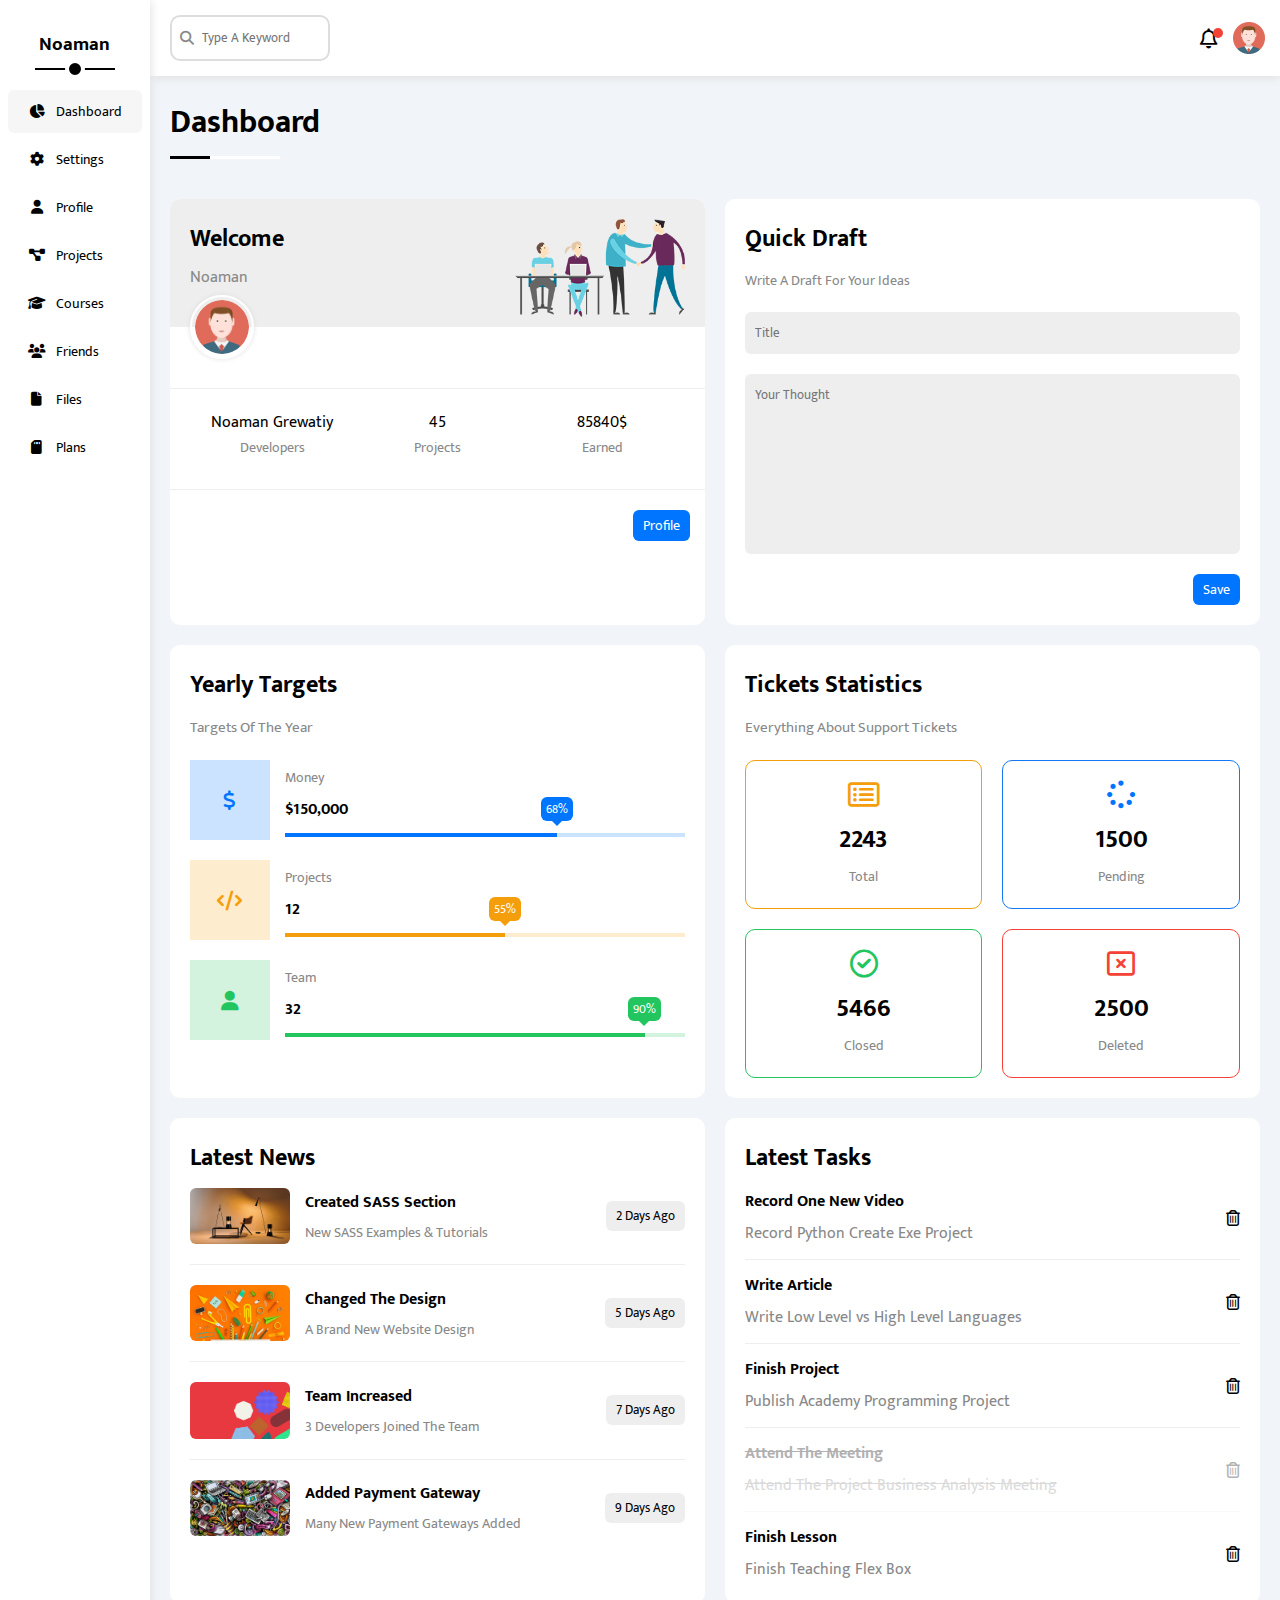
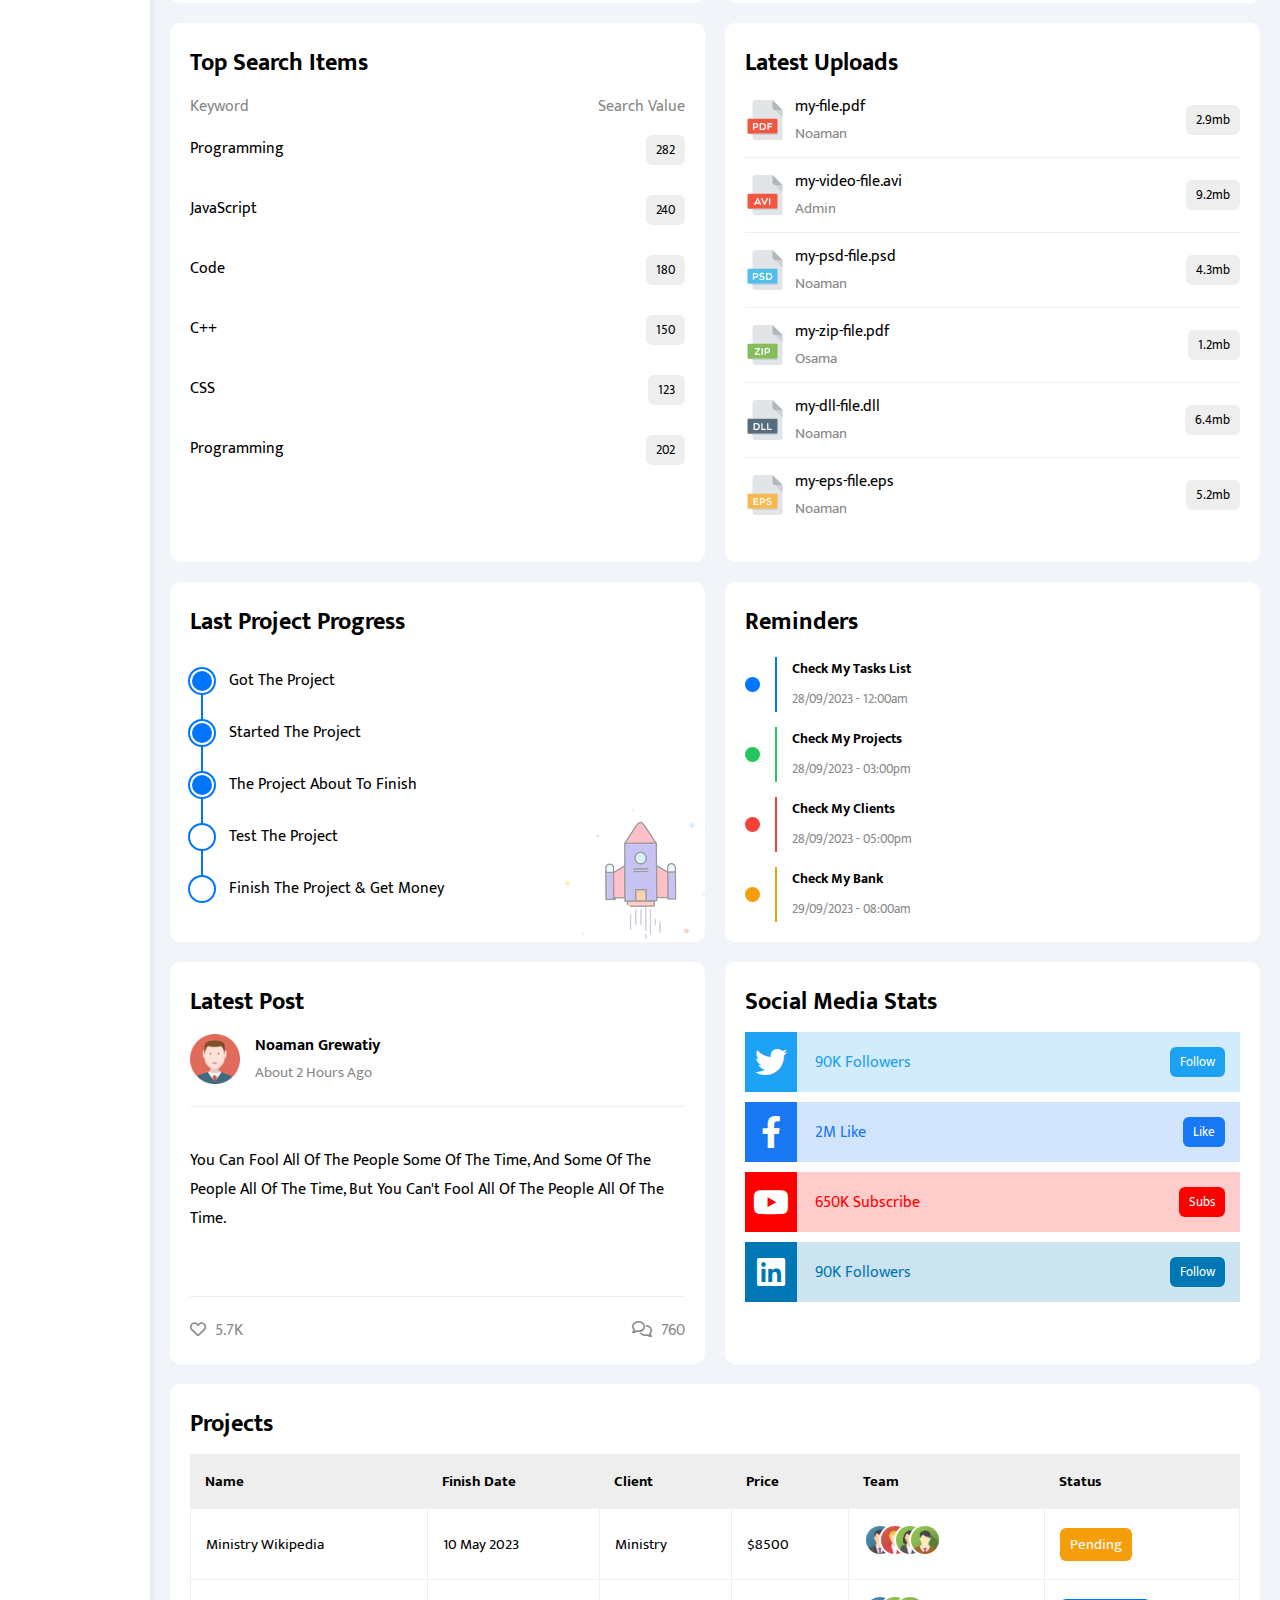
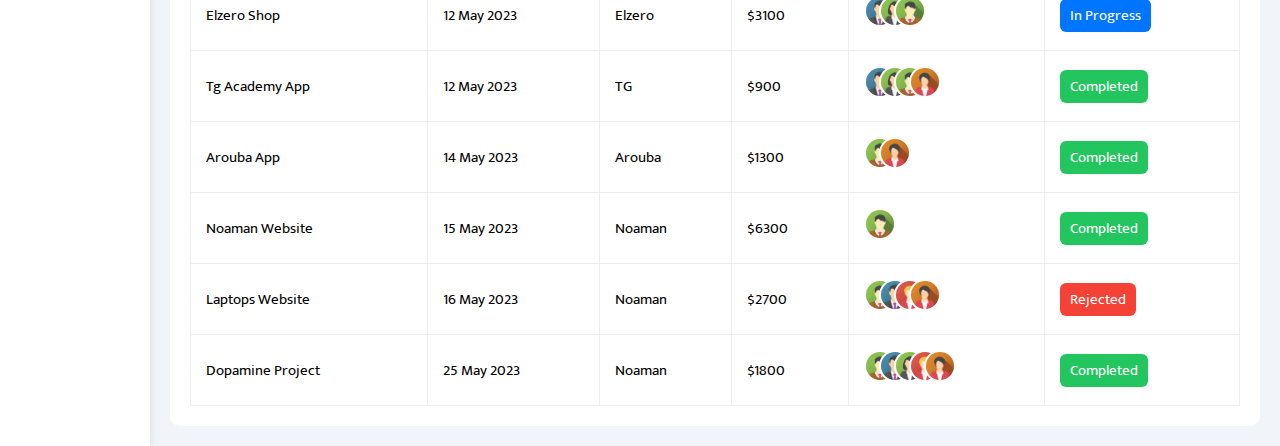
<file: index.html>
<!DOCTYPE html>
<html lang="en">

<head>
  <meta charset="UTF-8">
  <meta http-equiv="X-UA-Compatible" content="IE=edge">
  <meta name="viewport" content="width=device-width, initial-scale=1.0">
  <title>Dashboard</title>

  <link rel="preconnect" href="https://fonts.googleapis.com">
  <link rel="preconnect" href="https://fonts.gstatic.com" crossorigin>
  <link href="https://fonts.googleapis.com/css2?family=Mukta:wght@200;300;400;500;600;700;800&display=swap"
    rel="stylesheet">
  <link rel="icon" href="imgs/avatar.png">
  <link rel="preconnect" href="https://fonts.googleapis.com">
  <link rel="preconnect" href="https://fonts.gstatic.com" crossorigin>
  <link
    href="https://fonts.googleapis.com/css2?family=Open+Sans:ital,wght@0,300;0,400;0,500;0,600;0,700;0,800;1,300;1,400;1,500;1,600;1,700;1,800&display=swap"
    rel="stylesheet">

    <link rel="stylesheet" href="CSS/all.min.css">
  <link rel="stylesheet" href="CSS/framework.css">
  <link rel="stylesheet" href="CSS/style.css">
</head>

<body class="m-0">
  <main class="page d-flex min-h-100 bg-f1f">
    <aside class="shadow-ddd w-200 sidebar bg-white p-10 p-relative">
      <h3 class="mb-30 p-relative text-c">Noaman</h3>
      <ul class="list-none p-0">
        <li><a class="mb-5 transition-3 active d-flex align-center fs-14 c-black rad-6 p-10" href="index.html">
            <i class="fa-solid fa-chart-pie fa-fw"></i>
            <span class="hide-mobile">Dashboard</span>
          </a></li>

        <li><a class="mb-5 transition-3 d-flex align-center fs-14 c-black rad-6 p-10" href="settings.html">
            <i class="fa-solid fa-gear fa-fw"></i>
            <span class="hide-mobile">Settings</span>
          </a></li>

        <li><a class="mb-5 transition-3 d-flex align-center fs-14 c-black rad-6 p-10" href="profile.html">
            <i class="fa-solid fa-user fa-fw"></i>
            <span class="hide-mobile">Profile</span>
          </a></li>

        <li><a class="mb-5 transition-3 d-flex align-center fs-14 c-black rad-6 p-10" href="projects.html">
            <i class="fa-solid fa-diagram-project fa-fw"></i>
            <span class="hide-mobile">Projects</span>
          </a></li>

        <li><a class="mb-5 transition-3 d-flex align-center fs-14 c-black rad-6 p-10" href="courses.html">
            <i class="fa-solid fa-graduation-cap fa-fw"></i>
            <span class="hide-mobile">Courses</span>
          </a></li>

        <li><a class="mb-5 transition-3 d-flex align-center fs-14 c-black rad-6 p-10" href="friends.html">
            <i class="fa-solid fa-users fa-fw"></i>
            <span class="hide-mobile">Friends</span>
          </a></li>

        <li><a class="mb-5 transition-3 d-flex align-center fs-14 c-black rad-6 p-10" href="files.html">
            <i class="fa-solid fa-file fa-fw"></i>
            <span class="hide-mobile">Files</span>
          </a></li>

        <li><a class="mb-5 transition-3 d-flex align-center fs-14 c-black rad-6 p-10" href="plans.html">
            <i class="fa-solid fa-sd-card fa-fw"></i>
            <span class="hide-mobile">Plans</span>
          </a></li>
      </ul>
    </aside>

    <section class="content w-full h-flow">
      <div class="head bg-white p-15 between-flex">
        <div class="search p-relative">
          <input class="p-10 border-c rad-10" type="search" placeholder="Type A Keyword">
        </div>
        <div class="icons d-flex align-center">
          <span class="notification p-relative d-flex">
            <i class="fa-regular fa-bell fa-lg click"></i>
          </span>
          <img class="click" src="imgs/avatar.png" alt="avatar">
        </div>
      </div>

      <h1 class="p-relative">Dashboard</h1>

      <div class="wrapper d-grid gap-20">

        <div class="welcome bg-white rad-10 text-c-mobile block-mobile">
          <div class="intro p-20 d-flex space-between bg-eee">
            <div>
              <h2 class="m-0">Welcome</h2>
              <p class="c-grey mt-5">Noaman</p>
            </div>
            <img class="hide-mobile" src="imgs/welcome.png" alt="welcome">
          </div>
          <img class="avatar" src="imgs/avatar.png" alt="avatar">
          <div class="body text-c d-flex p-20 mt-20 mb-20 block-mobile">
            <div>Noaman Grewatiy <span class="d-block c-grey mb-10 fs-14">Developers</span></div>
            <div>45<span class="d-block c-grey mb-10 fs-14">Projects</span></div>
            <div>85840$<span class="d-block c-grey mb-10 fs-14">Earned</span></div>
          </div>

          <a class="visit d-block fs-14 rad-6 bg-blue c-white w-fit btn-shape" href="profile.html">Profile</a>

        </div>

        <!-- Quick Draft Widget -->
        <div class="quick-draft p-20 bg-white rad-10">
          <h2 class="mt-0 mb-10">Quick Draft</h2>
          <p class="mt-0 mb-20 c-grey fs-14">Write A Draft For Your Ideas</p>
          <form action="">
            <input class="d-block mb-20 w-full p-10 b-none bg-eee rad-6" type="text" placeholder="Title">
            <textarea class="d-block mb-20 w-full p-10 b-none bg-eee rad-6" placeholder="Your Thought"></textarea>
            <input class="save d-block fs-14 bg-blue c-white b-none w-fit btn-shape" type="submit" value="Save">
          </form>
        </div>

        <!-- Targets Widget -->
        <div class="targets p-20 bg-white rad-10">
          <h2 class="mt-0 mb-10">Yearly Targets</h2>
          <p class="mt-0 mb-20 c-grey fs-15">Targets Of The Year</p>
          <div class="targets-row mb-20 blue center-flex">
            <div class="icon center-flex">
              <i class="fa-solid fa-dollar-sign fa-lg c-blue"></i>
            </div>
            <div class="details">
              <span class="fs-14 c-grey">Money</span>
              <span class="d-block mt-5 mb-10 fw-bold">$150,000</span>
              <div class="progress p-relative">
                <span class="bg-blue blue" style="width: 68%">
                  <span class="bg-blue">
                    68%
                  </span>
                </span>
              </div>
            </div>
          </div>

          <div class="targets-row mb-20 center-flex orange">
            <div class="icon center-flex">
              <i class="fa-solid fa-code fa-lg c-orange"></i>
            </div>
            <div class="details">
              <span class="fs-14 c-grey">Projects</span>
              <span class="d-block mt-5 mb-10 fw-bold">12</span>
              <div class="progress p-relative">
                <span class="bg-orange orange" style="width: 55%">
                  <span class="bg-orange">
                    55%
                  </span>
                </span>
              </div>
            </div>
          </div>

          <div class="targets-row mb-20 center-flex green">
            <div class="icon center-flex">
              <i class="fa-solid fa-user fa-lg c-green"></i>
            </div>
            <div class="details">
              <span class="fs-14 c-grey">Team</span>
              <span class="d-block mt-5 mb-10 fw-bold">32</span>
              <div class="progress p-relative">
                <span class="bg-green green" style="width: 90%">
                  <span class="bg-green">
                    90%
                  </span>
                </span>
              </div>
            </div>
          </div>
        </div>

        <div class="tickets p-20 bg-white rad-10">
          <h2 class="mt-0 mb-10">Tickets Statistics</h2>
          <p class="mt-0 mb-20 c-grey fs-15">Everything About Support Tickets</p>
          <div class="d-flex f-wrap gap-20 text-c">

            <div class="box p-20 rad-10 fs-14 c-grey border-c" style="--color: #f59e0b">
              <i class="fa-regular fa-rectangle-list fa-2x mb-10 c-orange"></i>
              <span class="d-block c-black fw-bold fs-25 mb-5">2243</span>
              Total
            </div>

            <div class="box p-20 rad-10 fs-14 c-grey border-c" style="--color: #1877f2">
              <i class="fa-solid fa-spinner fa-2x mb-10 c-blue"></i>
              <span class="d-block c-black fw-bold fs-25 mb-5">1500</span>
              Pending
            </div>

            <div class="box p-20 rad-10 fs-14 c-grey border-c" style="--color: #22c55e">
              <i class="fa-regular fa-circle-check fa-2x mb-10 c-green"></i>
              <span class="d-block c-black fw-bold fs-25 mb-5">5466</span>
              Closed
            </div>

            <div class="box p-20 rad-10 fs-14 c-grey border-c" style="--color: #f44336">
              <i class="fa-regular fa-rectangle-xmark fa-2x mb-10 c-red"></i>
              <span class="d-block c-black fw-bold fs-25 mb-5">2500</span>
              Deleted
            </div>


          </div>
        </div>

        <div class="latest-news p-20 bg-white rad-10 text-c-mobile">
          <h2 class="mt-0 mb-10">Latest News</h2>

          <div class="news-row d-flex align-center p-relative">
            <img src="imgs/news-01.png" alt="news">
            <div class="info">
              <h3>Created SASS Section</h3>
              <p class="m-0 fs-14 c-grey">New SASS Examples & Tutorials</p>
            </div>
            <span class="btn-shape bg-eee fs-13 lable">2 Days Ago</span>
          </div>

          <div class="news-row d-flex align-center p-relative">
            <img src="imgs/news-02.png" alt="news">
            <div class="info">
              <h3>Changed The Design</h3>
              <p class="m-0 fs-14 c-grey">A Brand New Website Design</p>
            </div>
            <span class="btn-shape bg-eee fs-13 lable">5 Days Ago</span>
          </div>

          <div class="news-row d-flex align-center p-relative">
            <img src="imgs/news-03.png" alt="news">
            <div class="info">
              <h3>Team Increased</h3>
              <p class="m-0 fs-14 c-grey">3 Developers Joined The Team</p>
            </div>
            <span class="btn-shape bg-eee fs-13 lable">7 Days Ago</span>
          </div>

          <div class="news-row d-flex align-center p-relative">
            <img src="imgs/news-04.png" alt="news">
            <div class="info">
              <h3>Added Payment Gateway</h3>
              <p class="m-0 fs-14 c-grey">Many New Payment Gateways Added</p>
            </div>
            <span class="btn-shape bg-eee fs-13 lable">9 Days Ago</span>
          </div>

        </div>

        <div class="tasks p-20 bg-white rad-10">
          <h2 class="mt-0 mb-10">Latest Tasks</h2>
          <div class="task-row between-flex">
            <div class="info">
              <h3 class="mt-0 mb-5 fs-16">Record One New Video</h3>
              <p class="m-0 c-grey">Record Python Create Exe Project</p>
            </div>
            <i class="fa-regular fa-trash-can delete"></i>
          </div>

          <div class="task-row between-flex">
            <div class="info">
              <h3 class="mt-0 mb-5 fs-16">Write Article</h3>
              <p class="m-0 c-grey">Write Low Level vs High Level Languages</p>
            </div>
            <i class="fa-regular fa-trash-can delete"></i>
          </div>
          <div class="task-row between-flex">
            <div class="info">
              <h3 class="mt-0 mb-5 fs-16">Finish Project</h3>
              <p class="m-0 c-grey">Publish Academy Programming Project</p>
            </div>
            <i class="fa-regular fa-trash-can delete"></i>
          </div>

          <div class="task-row between-flex done">
            <div class="info">
              <h3 class="mt-0 mb-5 fs-16">Attend The Meeting</h3>
              <p class="m-0 c-grey">Attend The Project Business Analysis Meeting</p>
            </div>
            <i class="fa-regular fa-trash-can delete"></i>
          </div>
          <div class="task-row between-flex">
            <div class="info">
              <h3 class="mt-0 mb-5 fs-16">Finish Lesson</h3>
              <p class="m-0 c-grey">Finish Teaching Flex Box</p>
            </div>
            <i class="fa-regular fa-trash-can delete"></i>
          </div>
        </div>

        <div class="search-items p-20 bg-white rad-10">
          <h2 class="mt-0 mb-10">Top Search Items</h2>
          <div class="items-head d-flex space-between c-grey">
            <div>Keyword</div>
            <div>Search Value</div>
          </div>
          <div class="items d-flex space-between pt-15 pb-15">
            <span>Programming</span>
            <span class="bg-eee fs-13 btn-shape">282</span>
          </div>
          <div class="items d-flex space-between pt-15 pb-15">
            <span>JavaScript</span>
            <span class="bg-eee fs-13 btn-shape">240</span>
          </div>
          <div class="items d-flex space-between pt-15 pb-15">
            <span>Code</span>
            <span class="bg-eee fs-13 btn-shape">180</span>
          </div>
          <div class="items d-flex space-between pt-15 pb-15">
            <span>C++</span>
            <span class="bg-eee fs-13 btn-shape">150</span>
          </div>
          <div class="items d-flex space-between pt-15 pb-15">
            <span>CSS</span>
            <span class="bg-eee fs-13 btn-shape">123</span>
          </div>
          <div class="items d-flex space-between pt-15 pb-15">
            <span>Programming</span>
            <span class="bg-eee fs-13 btn-shape">202</span>
          </div>
        </div>

        <div class="latest-uploads p-20 bg-white rad-10">
          <h2 class="mt-0 mb-10">Latest Uploads</h2>
          <ul class="m-0 list-none p-0">

            <li class="between-flex pb-10 mb-10">
              <div class="d-flex align-center">
                <img class="mr-10" src="imgs/pdf.svg" alt="files type">
                <div class="">
                  <span class="d-block">my-file.pdf</span>
                  <span class="fs-15 c-grey">Noaman</span>
                </div>
              </div>
              <div class="bg-eee btn-shape fs-13">
                2.9mb
              </div>
            </li>

            <li class="between-flex pb-10 mb-10">
              <div class="d-flex align-center">
                <img class="mr-10" src="imgs/avi.svg" alt="files type">
                <div class="">
                  <span class="d-block">my-video-file.avi</span>
                  <span class="fs-15 c-grey">Admin</span>
                </div>
              </div>
              <div class="bg-eee btn-shape fs-13">
                9.2mb
              </div>
            </li>

            <li class="between-flex pb-10 mb-10">
              <div class="d-flex align-center">
                <img class="mr-10" src="imgs/psd.svg" alt="files type">
                <div class="">
                  <span class="d-block">my-psd-file.psd</span>
                  <span class="fs-15 c-grey">Noaman</span>
                </div>
              </div>
              <div class="bg-eee btn-shape fs-13">
                4.3mb
              </div>
            </li>

            <li class="between-flex pb-10 mb-10">
              <div class="d-flex align-center">
                <img class="mr-10" src="imgs/zip.svg" alt="files type">
                <div class="">
                  <span class="d-block">my-zip-file.pdf</span>
                  <span class="fs-15 c-grey">Osama</span>
                </div>
              </div>
              <div class="bg-eee btn-shape fs-13">
                1.2mb
              </div>
            </li>

            <li class="between-flex pb-10 mb-10">
              <div class="d-flex align-center">
                <img class="mr-10" src="imgs/dll.svg" alt="files type">
                <div class="">
                  <span class="d-block">my-dll-file.dll</span>
                  <span class="fs-15 c-grey">Noaman</span>
                </div>
              </div>
              <div class="bg-eee btn-shape fs-13">
                6.4mb
              </div>
            </li>

            <li class="between-flex pb-10 mb-10">
              <div class="d-flex align-center">
                <img class="mr-10" src="imgs/eps.svg" alt="files type">
                <div class="">
                  <span class="d-block">my-eps-file.eps</span>
                  <span class="fs-15 c-grey">Noaman</span>
                </div>
              </div>
              <div class="bg-eee btn-shape fs-13">
                5.2mb
              </div>
            </li>
          </ul>
        </div>

        <div class="last-project p-20 bg-white rad-10 p-relative">
          <h2 class="mt-0 mb-10">Last Project Progress</h2>
          <ul class="m-0 p-relative p-0 list-none">
            <li class="mt-25 d-flex align-center done">Got The Project</li>
            <li class="mt-25 d-flex align-center done">Started The Project</li>
            <li class="mt-25 d-flex align-center done">The Project About To Finish</li>
            <li class="mt-25 d-flex align-center current">Test The Project</li>
            <li class="mt-25 d-flex align-center">Finish The Project & Get Money</li>
          </ul>
          <img class="hide-mobile launch-icon" src="imgs/project.png" alt="launch">
        </div>

        <div class="reminders p-20 bg-white rad-10">
          <h2 class="mt-0 mb-10">Reminders</h2>
          <ul class="m-0 list-none p-0">

            <li class="d-flex align-center mt-15">
              <span class="key bg-blue mr-15 d-block rad-half "></span>
              <div class="blue pl-15">
                <p class="fs-14 fw-bold mt-0 mb-5">Check My Tasks List</p>
                <span class="fs-13 c-grey">28/09/2023 - 12:00am</span>
              </div>
            </li>

            <li class="d-flex align-center mt-15">
              <span class="key bg-green mr-15 d-block rad-half "></span>
              <div class="pl-15 green">
                <p class="fs-14 fw-bold mt-0 mb-5">Check My Projects</p>
                <span class="fs-13 c-grey">28/09/2023 - 03:00pm</span>
              </div>
            </li>

            <li class="d-flex align-center mt-15">
              <span class="key bg-red mr-15 d-block rad-half "></span>
              <div class="pl-15 red">
                <p class="fs-14 fw-bold mt-0 mb-5">Check My Clients</p>
                <span class="fs-13 c-grey">28/09/2023 - 05:00pm</span>
              </div>
            </li>

            <li class="d-flex align-center mt-15">
              <span class="key bg-orange mr-15 d-block rad-half "></span>
              <div class="orange pl-15">
                <p class="fs-14 fw-bold mt-0 mb-5">Check My Bank</p>
                <span class="fs-13 c-grey">29/09/2023 - 08:00am</span>
              </div>
            </li>
          </ul>
        </div>

        <div class="latest-post p-20 bg-white rad-10">
          <h2 class="mt-0 mb-10">Latest Post</h2>

          <div class="top d-flex align-center b-b-eee pb-20">
            <img src="imgs/avatar.png" alt="avatar">
            <div class="ml-15">
              <p class="fw-bold m-0">Noaman Grewatiy</p>
              <span class="fs-15 c-grey">About 2 Hours Ago</span>
            </div>
          </div>

          <p class="post-content text-c-mobile b-b-eee pt-20 pb-20 mt-20 mb-20">You Can Fool All Of The People Some Of
            The Time, And Some Of The People All
            Of
            The Time, But You Can't Fool
            All Of The People All Of The Time.
          </p>

          <div class="bottom between-flex mt-20 c-grey">

            <div class="likes">
              <i class="fa-regular fa-heart mr-5"></i>
              <span>5.7K</span>
            </div>

            <div class="comments">
              <i class="fa-regular fa-comments mr-5"></i>
              <span>760</span>
            </div>
          </div>
        </div>
        
        <div class="social-media p-20 bg-white rad-10">
          <h2 class="mt-0 mb-10">Social Media Stats</h2>
          
          <div class="box twitter p-15 p-relative mb-10 between-flex">
            <i class="fa-brands fa-twitter fa-2x c-white h-full center-flex"></i>
            <span>90K Followers</span>
            <a href="#" class="fs-13 btn-shape c-white">Follow</a>
            
          </div> 
          
          <div class="box facebook p-15 p-relative mb-10 between-flex">
            <i class="fa-brands fa-facebook-f fa-2x c-white h-full center-flex"></i>
            <span>2M Like</span>
            <a href="#" class="fs-13 btn-shape c-white">Like</a>
            
          </div>
          
          <div class="box youtube p-15 p-relative mb-10 between-flex">
            <i class="fa-brands fa-youtube fa-2x c-white h-full center-flex"></i>
            <span>650K Subscribe</span>
            <a href="#" class="fs-13 btn-shape c-white">Subs</a>
            
          </div>
          
          <div class="box linkedin p-15 p-relative mb-10 between-flex">
            <i class="fa-brands fa-linkedin fa-2x c-white h-full center-flex"></i>
            <span>90K Followers</span>
            <a href="#" class="fs-13 btn-shape c-white">Follow</a>
            
          </div>
        </div>



      </div>
      
      <div class="projects p-20 bg-white rad-10 m-20">
        <h2 class="mt-0 mb-10">Projects</h2>
        <div class="responsive-table">
          <table class="fs-15 w-full">
            <thead>
            <tr>
              <td>Name</td>
              <td>Finish Date</td>
              <td>Client</td>
              <td>Price</td>
              <td>Team</td>
              <td>Status</td>
            </tr>
          </thead>
          <tbody>
            <tr>
              <td>Ministry Wikipedia</td>
              <td>10 May 2023</td>
              <td>Ministry</td>
              <td>$8500</td>
              <td>
                <img src="imgs/team-01.png" alt="team member">
                <img src="imgs/team-05.png" alt="team member">
                <img src="imgs/team-02.png" alt="team member">
                <img src="imgs/team-03.png" alt="team member">
              </td>
              <td><span class="label btn-shape bg-orange c-white">Pending</span></td>
            </tr>
            <tr>
              <td>Elzero Shop</td>
              <td>12 May 2023</td>
              <td>Elzero</td>
              <td>$3100</td>
              <td>
                <img src="imgs/team-01.png" alt="team member">
                <img src="imgs/team-02.png" alt="team member">
                <img src="imgs/team-03.png" alt="team member">
              </td>
              <td><span class="label btn-shape bg-blue c-white">In Progress</span></td>
            </tr>
            <tr>
              <td>Tg Academy App</td>
              <td>12 May 2023</td>
              <td>TG</td>
              <td>$900</td>
              <td>
                <img src="imgs/team-01.png" alt="team member">
                <img src="imgs/team-02.png" alt="team member">
                <img src="imgs/team-03.png" alt="team member">
                <img src="imgs/team-04.png" alt="team member">
              </td>
              <td><span class="label btn-shape bg-green c-white">Completed</span></td>
            </tr>
            <tr>
              <td>Arouba App</td>
              <td>14 May 2023</td>
              <td>Arouba</td>
              <td>$1300</td>
              <td>
                <img src="imgs/team-03.png" alt="team member">
                <img src="imgs/team-04.png" alt="team member">
              </td>
              <td><span class="label btn-shape bg-green c-white">Completed</span></td>
            </tr>
            <tr>
              <td>Noaman Website</td>
              <td>15 May 2023</td>
              <td>Noaman</td>
              <td>$6300</td>
              <td>
                <img src="imgs/team-03.png" alt="team member">
              </td>
              <td><span class="label btn-shape bg-green c-white">Completed</span></td>
            </tr>
            <tr>
              <td>Laptops Website</td>
              <td>16 May 2023</td>
              <td>Noaman</td>
              <td>$2700</td>
              <td>
                <img src="imgs/team-03.png" alt="team member">
                <img src="imgs/team-01.png" alt="team member">
                <img src="imgs/team-05.png" alt="team member">
                <img src="imgs/team-04.png" alt="team member">
              </td>
              <td><span class="label btn-shape bg-red c-white">Rejected</span></td>
            </tr>
            <tr>
              <td>Dopamine Project</td>
              <td>25 May 2023</td>
              <td>Noaman</td>
              <td>$1800</td>
              <td>
                <img src="imgs/team-03.png" alt="team member">
                <img src="imgs/team-01.png" alt="team member">
                <img src="imgs/team-02.png" alt="team member">
                <img src="imgs/team-05.png" alt="team member">
                <img src="imgs/team-04.png" alt="team member">
              </td>
              <td><span class="label btn-shape bg-green c-white">Completed</span></td>
            </tr>
            
          </tbody>
            
          </table>
        </div>
      </div>

    </section>
  </main>
</body>

</html>
</file>
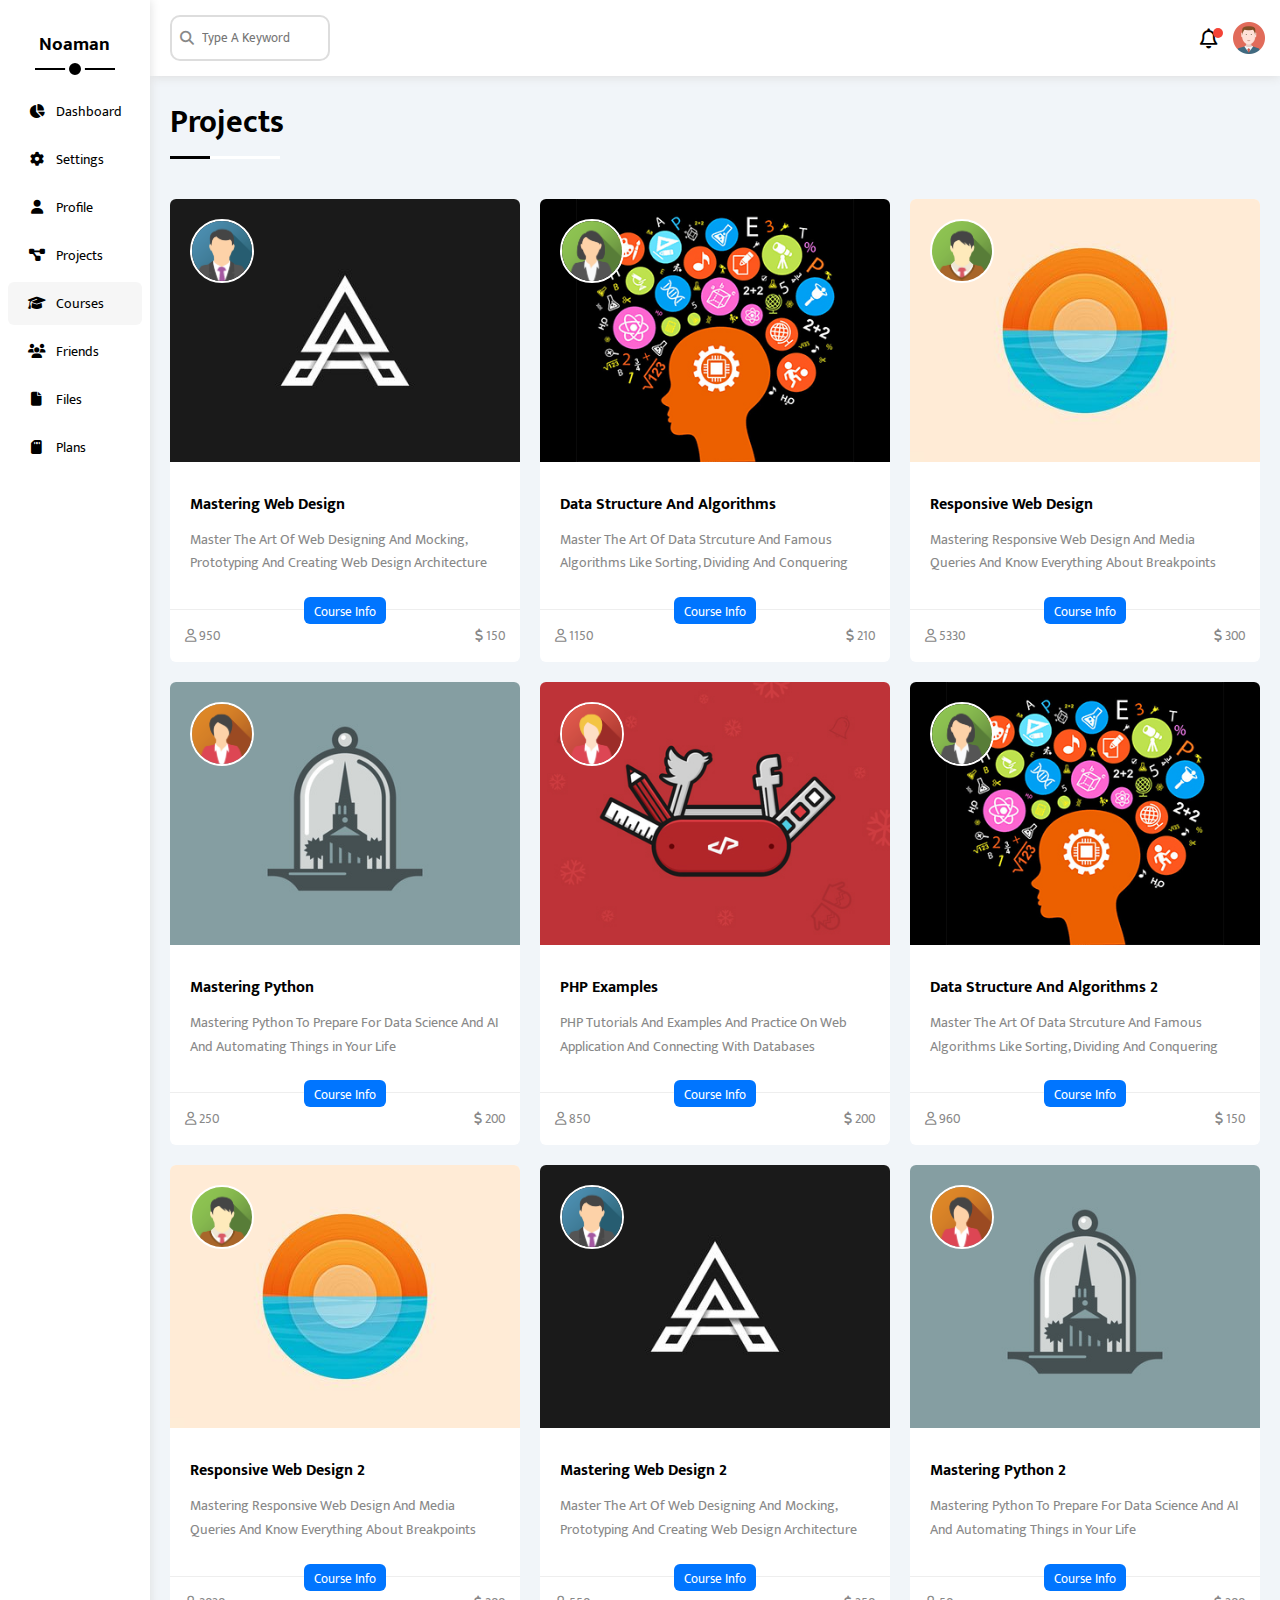
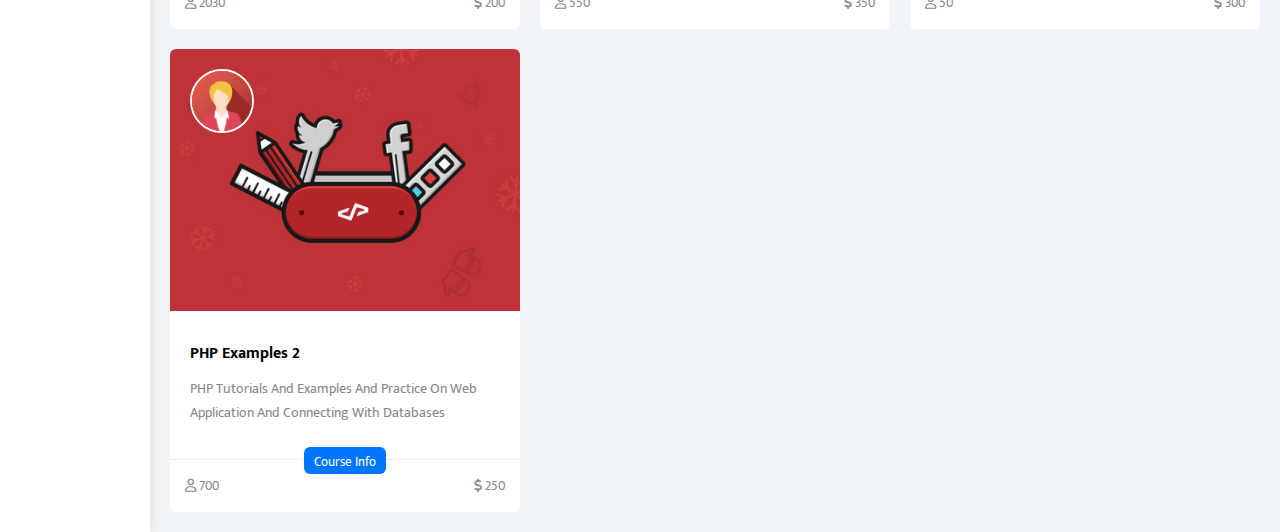
<file: courses.html>
<!DOCTYPE html>
<html lang="en">

<head>
  <meta charset="UTF-8">
  <meta http-equiv="X-UA-Compatible" content="IE=edge">
  <meta name="viewport" content="width=device-width, initial-scale=1.0">
  <title>Courses</title>

  <link rel="preconnect" href="https://fonts.googleapis.com">
  <link rel="preconnect" href="https://fonts.gstatic.com" crossorigin>
  <link href="https://fonts.googleapis.com/css2?family=Mukta:wght@200;300;400;500;600;700;800&display=swap"
    rel="stylesheet">
  <link rel="icon" href="imgs/team-01.png">
  <link rel="preconnect" href="https://fonts.googleapis.com">
  <link rel="preconnect" href="https://fonts.gstatic.com" crossorigin>
  <link
    href="https://fonts.googleapis.com/css2?family=Open+Sans:ital,wght@0,300;0,400;0,500;0,600;0,700;0,800;1,300;1,400;1,500;1,600;1,700;1,800&display=swap"
    rel="stylesheet">

  <link rel="stylesheet" href="CSS/all.min.css">
  <link rel="stylesheet" href="CSS/framework.css">
  <link rel="stylesheet" href="CSS/style.css">
</head>

<body class="m-0">
<main class="page d-flex min-h-100 bg-f1f">
    <aside class="sidebar bg-white p-10 p-relative shadow-ddd w-200">
      <h3 class="mb-30 p-relative text-c">Noaman</h3>
      <ul class="list-none p-0">
        <li><a class="mb-5 transition-3 d-flex align-center fs-14 c-black rad-6 p-10" href="index.html">
            <i class="fa-solid fa-chart-pie fa-fw"></i>
            <span class="hide-mobile">Dashboard</span>
          </a></li>

        <li><a class="mb-5 transition-3 d-flex align-center fs-14 c-black rad-6 p-10" href="settings.html">
            <i class="fa-solid fa-gear fa-fw"></i>
            <span class="hide-mobile">Settings</span>
          </a></li>

        <li><a class="mb-5 transition-3  d-flex align-center fs-14 c-black rad-6 p-10" href="profile.html">
            <i class="fa-solid fa-user fa-fw"></i>
            <span class="hide-mobile">Profile</span>
          </a></li>

        <li><a class="mb-5 transition-3 d-flex align-center fs-14 c-black rad-6 p-10" href="projects.html">
            <i class="fa-solid fa-diagram-project fa-fw"></i>
            <span class="hide-mobile">Projects</span>
          </a></li>

        <li><a class="mb-5 transition-3 active d-flex align-center fs-14 c-black rad-6 p-10" href="courses.html">
            <i class="fa-solid fa-graduation-cap fa-fw"></i>
            <span class="hide-mobile">Courses</span>
          </a></li>

        <li><a class="mb-5 transition-3 d-flex align-center fs-14 c-black rad-6 p-10" href="friends.html">
            <i class="fa-solid fa-users fa-fw"></i>
            <span class="hide-mobile">Friends</span>
          </a></li>

        <li><a class="mb-5 transition-3 d-flex align-center fs-14 c-black rad-6 p-10" href="files.html">
            <i class="fa-solid fa-file fa-fw"></i>
            <span class="hide-mobile">Files</span>
          </a></li>

        <li><a class="mb-5 transition-3 d-flex align-center fs-14 c-black rad-6 p-10" href="plans.html">
            <i class="fa-solid fa-sd-card fa-fw"></i>
            <span class="hide-mobile">Plans</span>
          </a></li>
      </ul>
    </aside>

    <section class="content w-full h-flow">
      <div class="head bg-white p-15 between-flex">
        <div class="search p-relative">
          <input class="p-10 b-ccc rad-10" type="search" placeholder="Type A Keyword">
        </div>
        <div class="icons d-flex align-center">
          <span class="notification p-relative d-flex">
            <i class="fa-regular fa-bell fa-lg click"></i>
          </span>
          <img class="click" src="imgs/avatar.png" alt="avatar">
        </div>
      </div>


      <h1 class="p-relative">Projects</h1>

      <div class="courses-page d-grid gap-20 m-20">
        <div class="course bg-white rad-6 p-relative">
          <img src="imgs/course-01.jpg" alt="course" class="cover">
          <img src="imgs/team-01.png" alt="instructor" class="instructor">
          <div class="p-20">
            <h4 class="m-0">Mastering Web Design</h4>
            <p class="description c-grey mt-10 fs-14">Master The Art Of Web Designing And Mocking, Prototyping And
              Creating Web Design Architecture</p>
          </div>
          <div class="info p-15 p-relative between-flex">
            <span class="title bg-blue c-white btn-shape c-pointer">Course Info</span>
            <span class="c-grey">
              <i class="fa-regular fa-user"></i>
              950
            </span>
            <span class="c-grey">
              <i class="fa-solid fa-dollar-sign"></i>
              150
            </span>
          </div>
        </div>



        <div class="course bg-white rad-6 p-relative">
          <img src="imgs/course-02.jpg" alt="course" class="cover">
          <img src="imgs/team-02.png" alt="instructor" class="instructor">
          <div class="p-20">
            <h4 class="m-0">Data Structure And Algorithms</h4>
            <p class="description c-grey mt-10 fs-14">Master The Art Of Data Strcuture And Famous Algorithms Like
              Sorting, Dividing And Conquering</p>
          </div>
          <div class="info p-15 p-relative between-flex">
            <span class="title bg-blue c-white btn-shape c-pointer">Course Info</span>
            <span class="c-grey">
              <i class="fa-regular fa-user"></i>
              1150
            </span>
            <span class="c-grey">
              <i class="fa-solid fa-dollar-sign"></i>
              210
            </span>
          </div>
        </div>



        <div class="course bg-white rad-6 p-relative">
          <img src="imgs/course-03.jpg" alt="course" class="cover">
          <img src="imgs/team-03.png" alt="instructor" class="instructor">
          <div class="p-20">
            <h4 class="m-0">Responsive Web Design</h4>
            <p class="description c-grey mt-10 fs-14">Mastering Responsive Web Design And Media Queries And Know
              Everything About Breakpoints</p>
          </div>
          <div class="info p-15 p-relative between-flex">
            <span class="title bg-blue c-white btn-shape c-pointer">Course Info</span>
            <span class="c-grey">
              <i class="fa-regular fa-user"></i>
              5330
            </span>
            <span class="c-grey">
              <i class="fa-solid fa-dollar-sign"></i>
              300
            </span>
          </div>
        </div>



        <div class="course bg-white rad-6 p-relative">
          <img src="imgs/course-04.jpg" alt="course" class="cover">
          <img src="imgs/team-04.png" alt="instructor" class="instructor">
          <div class="p-20">
            <h4 class="m-0">Mastering Python</h4>
            <p class="description c-grey mt-10 fs-14">Mastering Python To Prepare For Data Science And AI And Automating
              Things in Your Life</p>
          </div>
          <div class="info p-15 p-relative between-flex">
            <span class="title bg-blue c-white btn-shape c-pointer">Course Info</span>
            <span class="c-grey">
              <i class="fa-regular fa-user"></i>
              250
            </span>
            <span class="c-grey">
              <i class="fa-solid fa-dollar-sign"></i>
              200
            </span>
          </div>
        </div>



        <div class="course bg-white rad-6 p-relative">
          <img src="imgs/course-05.jpg" alt="course" class="cover">
          <img src="imgs/team-05.png" alt="instructor" class="instructor">
          <div class="p-20">
            <h4 class="m-0">PHP Examples</h4>
            <p class="description c-grey mt-10 fs-14">PHP Tutorials And Examples And Practice On Web Application And
              Connecting With Databases</p>
          </div>
          <div class="info p-15 p-relative between-flex">
            <span class="title bg-blue c-white btn-shape c-pointer">Course Info</span>
            <span class="c-grey">
              <i class="fa-regular fa-user"></i>
              850
            </span>
            <span class="c-grey">
              <i class="fa-solid fa-dollar-sign"></i>
              200
            </span>
          </div>
        </div>


        <div class="course bg-white rad-6 p-relative">
          <img src="imgs/course-02.jpg" alt="course" class="cover">
          <img src="imgs/team-02.png" alt="instructor" class="instructor">
          <div class="p-20">
            <h4 class="m-0">Data Structure And Algorithms 2</h4>
            <p class="description c-grey mt-10 fs-14">Master The Art Of Data Strcuture And Famous Algorithms Like
              Sorting, Dividing And Conquering</p>
          </div>
          <div class="info p-15 p-relative between-flex">
            <span class="title bg-blue c-white btn-shape c-pointer">Course Info</span>
            <span class="c-grey">
              <i class="fa-regular fa-user"></i>
              960
            </span>
            <span class="c-grey">
              <i class="fa-solid fa-dollar-sign"></i>
              150
            </span>
          </div>
        </div>


        <div class="course bg-white rad-6 p-relative">
          <img src="imgs/course-03.jpg" alt="course" class="cover">
          <img src="imgs/team-03.png" alt="instructor" class="instructor">
          <div class="p-20">
            <h4 class="m-0">Responsive Web Design 2</h4>
            <p class="description c-grey mt-10 fs-14">Mastering Responsive Web Design And Media Queries And Know
              Everything About Breakpoints</p>
          </div>
          <div class="info p-15 p-relative between-flex">
            <span class="title bg-blue c-white btn-shape c-pointer">Course Info</span>
            <span class="c-grey">
              <i class="fa-regular fa-user"></i>
              2030
            </span>
            <span class="c-grey">
              <i class="fa-solid fa-dollar-sign"></i>
              200
            </span>
          </div>
        </div>

        <div class="course bg-white rad-6 p-relative">
          <img src="imgs/course-01.jpg" alt="course" class="cover">
          <img src="imgs/team-01.png" alt="instructor" class="instructor">
          <div class="p-20">
            <h4 class="m-0">Mastering Web Design 2</h4>
            <p class="description c-grey mt-10 fs-14">Master The Art Of Web Designing And Mocking, Prototyping And
              Creating Web Design Architecture</p>
          </div>
          <div class="info p-15 p-relative between-flex">
            <span class="title bg-blue c-white btn-shape c-pointer">Course Info</span>
            <span class="c-grey">
              <i class="fa-regular fa-user"></i>
              550
            </span>
            <span class="c-grey">
              <i class="fa-solid fa-dollar-sign"></i>
              350
            </span>
          </div>
        </div>

        <div class="course bg-white rad-6 p-relative">
          <img src="imgs/course-04.jpg" alt="course" class="cover">
          <img src="imgs/team-04.png" alt="instructor" class="instructor">
          <div class="p-20">
            <h4 class="m-0">Mastering Python 2</h4>
            <p class="description c-grey mt-10 fs-14">Mastering Python To Prepare For Data Science And AI And Automating
              Things in Your Life</p>
          </div>
          <div class="info p-15 p-relative between-flex">
            <span class="title bg-blue c-white btn-shape c-pointer">Course Info</span>
            <span class="c-grey">
              <i class="fa-regular fa-user"></i>
              50
            </span>
            <span class="c-grey">
              <i class="fa-solid fa-dollar-sign"></i>
              300
            </span>
          </div>
        </div>



        <div class="course bg-white rad-6 p-relative">
          <img src="imgs/course-05.jpg" alt="course" class="cover">
          <img src="imgs/team-05.png" alt="instructor" class="instructor">
          <div class="p-20">
            <h4 class="m-0">PHP Examples 2</h4>
            <p class="description c-grey mt-10 fs-14">PHP Tutorials And Examples And Practice On Web Application And
              Connecting With Databases</p>
          </div>
          <div class="info p-15 p-relative between-flex">
            <span class="title bg-blue c-white btn-shape c-pointer">Course Info</span>
            <span class="c-grey">
              <i class="fa-regular fa-user"></i>
              700
            </span>
            <span class="c-grey">
              <i class="fa-solid fa-dollar-sign"></i>
              250
            </span>
          </div>
        </div>




      </div>



      <!-- <label>
          <input type="checkbox" class="toggle-checkbox" checked>
          <div class="toggle-switch"></div>
        </label> -->

    </section>


</html>
</file>
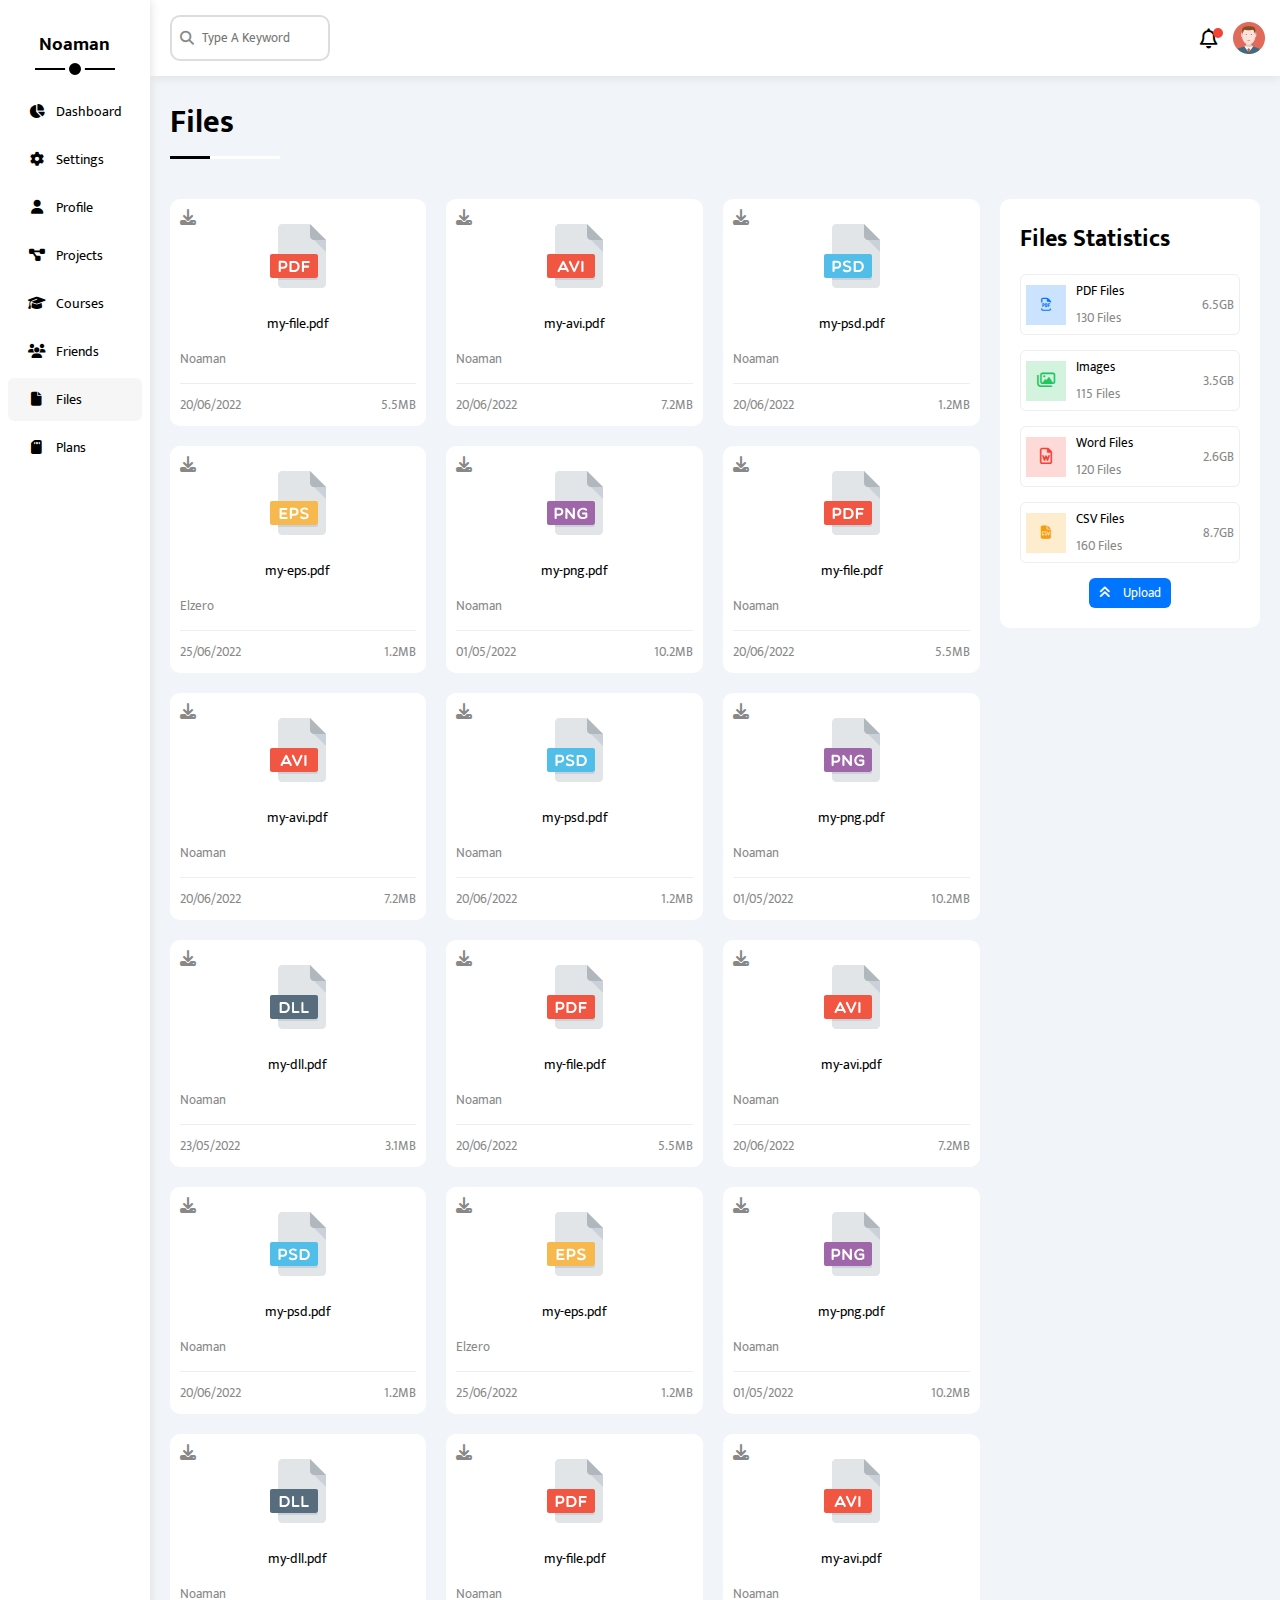
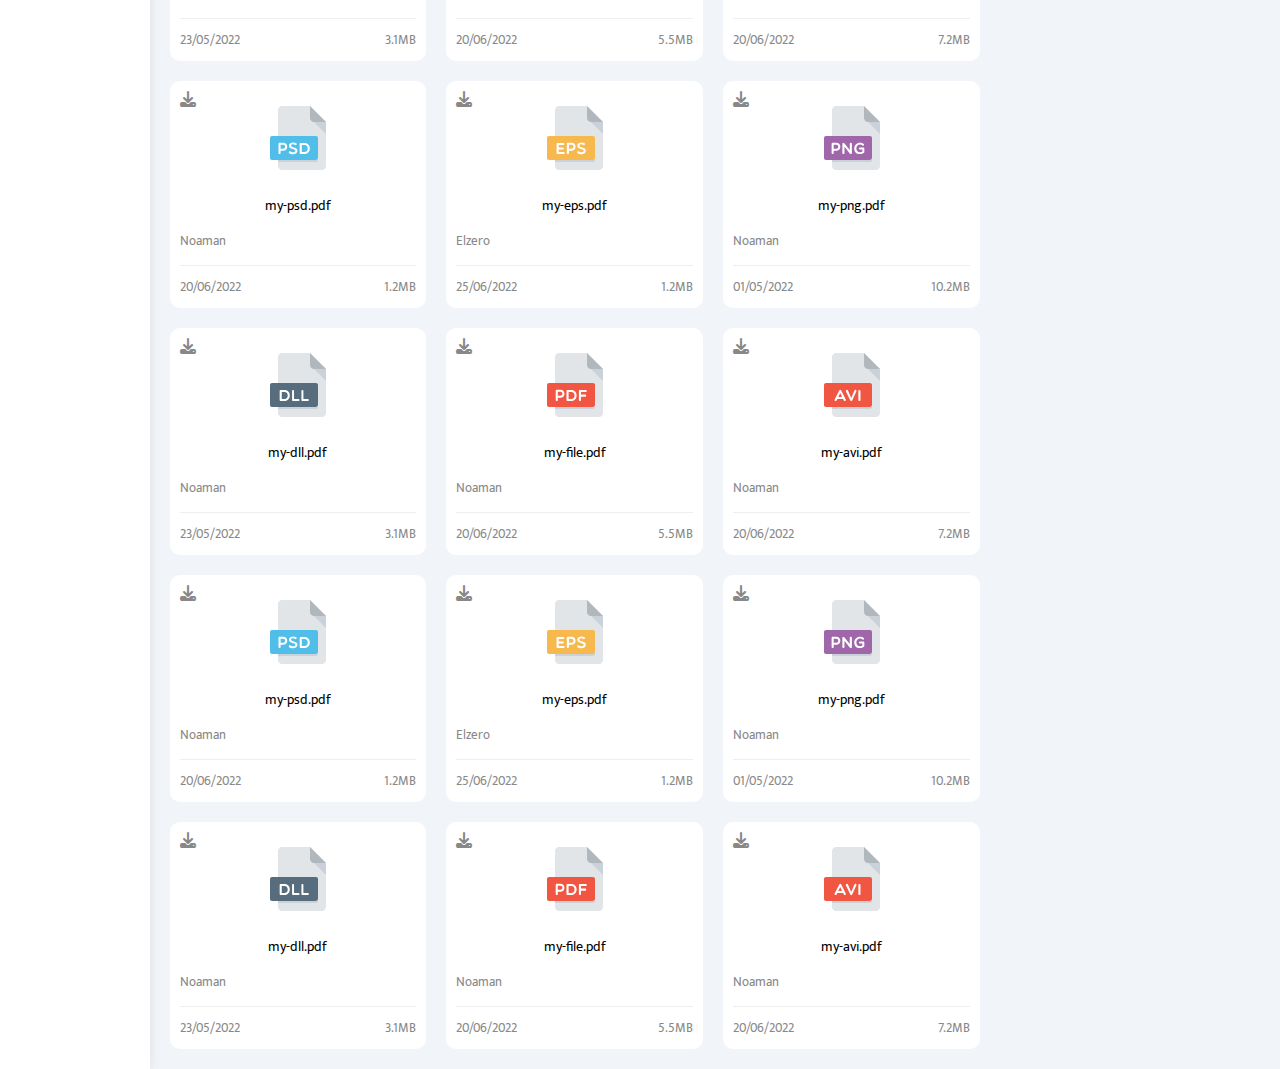
<file: files.html>
<!DOCTYPE html>
<html lang="en">

<head>
  <meta charset="UTF-8">
  <meta http-equiv="X-UA-Compatible" content="IE=edge">
  <meta name="viewport" content="width=device-width, initial-scale=1.0">
  <title>Files</title>

  <link rel="preconnect" href="https://fonts.googleapis.com">
  <link rel="preconnect" href="https://fonts.gstatic.com" crossorigin>
  <link href="https://fonts.googleapis.com/css2?family=Mukta:wght@200;300;400;500;600;700;800&display=swap"
    rel="stylesheet">
  <link rel="icon" href="imgs/team-01.png">
  <link rel="preconnect" href="https://fonts.googleapis.com">
  <link rel="preconnect" href="https://fonts.gstatic.com" crossorigin>
  <link
    href="https://fonts.googleapis.com/css2?family=Open+Sans:ital,wght@0,300;0,400;0,500;0,600;0,700;0,800;1,300;1,400;1,500;1,600;1,700;1,800&display=swap"
    rel="stylesheet">

  <link rel="stylesheet" href="CSS/all.min.css">
  <link rel="stylesheet" href="CSS/framework.css">
  <link rel="stylesheet" href="CSS/style.css">
</head>

<body class="m-0">
  <main class="page d-flex min-h-100 bg-f1f">
    <aside class="sidebar bg-white p-10 p-relative  shadow-ddd w-200">
      <h3 class="mb-30 p-relative text-c">Noaman</h3>
      <ul class="list-none p-0">
        <li><a class="mb-5 transition-3 d-flex align-center fs-14 c-black rad-6 p-10" href="index.html">
            <i class="fa-solid fa-chart-pie fa-fw"></i>
            <span class="hide-mobile">Dashboard</span>
          </a></li>

        <li><a class="mb-5 transition-3 d-flex align-center fs-14 c-black rad-6 p-10" href="settings.html">
            <i class="fa-solid fa-gear fa-fw"></i>
            <span class="hide-mobile">Settings</span>
          </a></li>

        <li><a class="mb-5 transition-3  d-flex align-center fs-14 c-black rad-6 p-10" href="profile.html">
            <i class="fa-solid fa-user fa-fw"></i>
            <span class="hide-mobile">Profile</span>
          </a></li>

        <li><a class="mb-5 transition-3 d-flex align-center fs-14 c-black rad-6 p-10" href="projects.html">
            <i class="fa-solid fa-diagram-project fa-fw"></i>
            <span class="hide-mobile">Projects</span>
          </a></li>

        <li><a class="mb-5 transition-3 d-flex align-center fs-14 c-black rad-6 p-10" href="courses.html">
            <i class="fa-solid fa-graduation-cap fa-fw"></i>
            <span class="hide-mobile">Courses</span>
          </a></li>

        <li><a class="mb-5 transition-3  d-flex align-center fs-14 c-black rad-6 p-10" href="friends.html">
            <i class="fa-solid fa-users fa-fw"></i>
            <span class="hide-mobile">Friends</span>
          </a></li>

        <li><a class="mb-5 transition-3 active d-flex align-center fs-14 c-black rad-6 p-10" href="files.html">
            <i class="fa-solid fa-file fa-fw"></i>
            <span class="hide-mobile">Files</span>
          </a></li>

        <li><a class="mb-5 transition-3 d-flex align-center fs-14 c-black rad-6 p-10" href="plans.html">
            <i class="fa-solid fa-sd-card fa-fw"></i>
            <span class="hide-mobile">Plans</span>
          </a></li>
      </ul>
    </aside>

    <section class="content w-full h-flow">
      <div class="head bg-white p-15 between-flex">
        <div class="search p-relative">
          <input class="p-10 b-ccc rad-10" type="search" placeholder="Type A Keyword">
        </div>
        <div class="icons d-flex align-center">
          <span class="notification p-relative d-flex">
            <i class="fa-regular fa-bell fa-lg click"></i>
          </span>
          <img class="click" src="imgs/avatar.png" alt="avatar">
        </div>
      </div>


      <h1 class="p-relative">Files</h1>
      <div class="files-page d-flex m-20 gap-20">
        <div class="files-stats p-20 bg-white rad-10">
          <h2 class="mt-0 mb-15 text-c-mobile">Files Statistics</h2>
          <div class="d-flex align-center border-eee rad-6 mb-15 fs-13">
            <i class="fa-regular fa-file-pdf blue center-flex c-blue icon"></i>
            <div class="info">
              <span>PDF Files</span>
              <span class="c-grey d-block mt-5">130 Files</span>
            </div>
            <div class="size c-grey">6.5GB</div>
          </div>

          <div class="d-flex align-center border-eee rad-6 mb-15 fs-13">
            <i class="fa-regular fa-images green fa-lg center-flex c-green icon"></i>
            <div class="info">
              <span>Images</span>
              <span class="c-grey d-block mt-5">115 Files</span>
            </div>
            <div class="size c-grey">3.5GB</div>
          </div>

          <div class="d-flex align-center border-eee rad-6 mb-15 fs-13">
            <i class="fa-regular fa-file-word fa-lg red center-flex c-red icon"></i>
            <div class="info">
              <span>Word Files</span>
              <span class="c-grey d-block mt-5">120 Files</span>
            </div>
            <div class="size c-grey">2.6GB</div>
          </div>

          <div class="d-flex align-center border-eee rad-6 fs-13">
            <i class="fa-solid fa-file-csv orange center-flex c-orange icon"></i>
            <div class="info">
              <span>CSV Files</span>
              <span class="c-grey d-block mt-5">160 Files</span>
            </div>
            <div class="size c-grey">8.7GB</div>
          </div>
          <a href="" class="upload bg-blue c-white fs-13 d-block w-fit btn-shape">
            <i class="fa-solid fa-angles-up mr-10"></i>
            Upload</a>

        </div>
        <div class="files-content d-grid gap-20">

          <div class="file bg-white p-10 rad-10">
            <i class="fa-solid fa-download c-grey p-absolute"></i>
            <div class="icon text-c">
              <img class="mt-15 mb-15" src="imgs/pdf.svg" alt="pdf">
            </div>
            <div class="text-c mb-10 fs-14">
              my-file.pdf
            </div>
            <p class="c-grey fs-13">Noaman</p>
            <div class="info between-flex mt-10 pt-10 fs-13 c-grey">
              <span>20/06/2022</span>
              <span>5.5MB</span>
            </div>
          </div>

          <div class="file bg-white p-10 rad-10">
            <i class="fa-solid fa-download c-grey p-absolute"></i>
            <div class="icon text-c">
              <img class="mt-15 mb-15" src="imgs/avi.svg" alt="pdf">
            </div>
            <div class="text-c mb-10 fs-14">
              my-avi.pdf
            </div>
            <p class="c-grey fs-13">Noaman</p>
            <div class="info between-flex mt-10 pt-10 fs-13 c-grey">
              <span>20/06/2022</span>
              <span>7.2MB</span>
            </div>
          </div>

          <div class="file bg-white p-10 rad-10">
            <i class="fa-solid fa-download c-grey p-absolute"></i>
            <div class="icon text-c">
              <img class="mt-15 mb-15" src="imgs/psd.svg" alt="psd">
            </div>
            <div class="text-c mb-10 fs-14">
              my-psd.pdf
            </div>
            <p class="c-grey fs-13">Noaman</p>
            <div class="info between-flex mt-10 pt-10 fs-13 c-grey">
              <span>20/06/2022</span>
              <span>1.2MB</span>
            </div>
          </div>

          <div class="file bg-white p-10 rad-10">
            <i class="fa-solid fa-download c-grey p-absolute"></i>
            <div class="icon text-c">
              <img class="mt-15 mb-15" src="imgs/eps.svg" alt="pdf">
            </div>
            <div class="text-c mb-10 fs-14">
              my-eps.pdf
            </div>
            <p class="c-grey fs-13">Elzero</p>
            <div class="info between-flex mt-10 pt-10 fs-13 c-grey">
              <span>25/06/2022</span>
              <span>1.2MB</span>
            </div>
          </div>

          <div class="file bg-white p-10 rad-10">
            <i class="fa-solid fa-download c-grey p-absolute"></i>
            <div class="icon text-c">
              <img class="mt-15 mb-15" src="imgs/png.svg" alt="pdf">
            </div>
            <div class="text-c mb-10 fs-14">
              my-png.pdf
            </div>
            <p class="c-grey fs-13">Noaman</p>
            <div class="info between-flex mt-10 pt-10 fs-13 c-grey">
              <span>01/05/2022</span>
              <span>10.2MB</span>
            </div>
          </div>

          <div class="file bg-white p-10 rad-10">
            <i class="fa-solid fa-download c-grey p-absolute"></i>
            <div class="icon text-c">
              <img class="mt-15 mb-15" src="imgs/pdf.svg" alt="pdf">
            </div>
            <div class="text-c mb-10 fs-14">
              my-file.pdf
            </div>
            <p class="c-grey fs-13">Noaman</p>
            <div class="info between-flex mt-10 pt-10 fs-13 c-grey">
              <span>20/06/2022</span>
              <span>5.5MB</span>
            </div>
          </div>

          <div class="file bg-white p-10 rad-10">
            <i class="fa-solid fa-download c-grey p-absolute"></i>
            <div class="icon text-c">
              <img class="mt-15 mb-15" src="imgs/avi.svg" alt="pdf">
            </div>
            <div class="text-c mb-10 fs-14">
              my-avi.pdf
            </div>
            <p class="c-grey fs-13">Noaman</p>
            <div class="info between-flex mt-10 pt-10 fs-13 c-grey">
              <span>20/06/2022</span>
              <span>7.2MB</span>
            </div>
          </div>

          <div class="file bg-white p-10 rad-10">
            <i class="fa-solid fa-download c-grey p-absolute"></i>
            <div class="icon text-c">
              <img class="mt-15 mb-15" src="imgs/psd.svg" alt="psd">
            </div>
            <div class="text-c mb-10 fs-14">
              my-psd.pdf
            </div>
            <p class="c-grey fs-13">Noaman</p>
            <div class="info between-flex mt-10 pt-10 fs-13 c-grey">
              <span>20/06/2022</span>
              <span>1.2MB</span>
            </div>
          </div>

          <div class="file bg-white p-10 rad-10">
            <i class="fa-solid fa-download c-grey p-absolute"></i>
            <div class="icon text-c">
              <img class="mt-15 mb-15" src="imgs/png.svg" alt="pdf">
            </div>
            <div class="text-c mb-10 fs-14">
              my-png.pdf
            </div>
            <p class="c-grey fs-13">Noaman</p>
            <div class="info between-flex mt-10 pt-10 fs-13 c-grey">
              <span>01/05/2022</span>
              <span>10.2MB</span>
            </div>
          </div>

          <div class="file bg-white p-10 rad-10">
            <i class="fa-solid fa-download c-grey p-absolute"></i>
            <div class="icon text-c">
              <img class="mt-15 mb-15" src="imgs/dll.svg" alt="psd">
            </div>
            <div class="text-c mb-10 fs-14">
              my-dll.pdf
            </div>
            <p class="c-grey fs-13">Noaman</p>
            <div class="info between-flex mt-10 pt-10 fs-13 c-grey">
              <span>23/05/2022</span>
              <span>3.1MB</span>
            </div>
          </div>

          <div class="file bg-white p-10 rad-10">
            <i class="fa-solid fa-download c-grey p-absolute"></i>
            <div class="icon text-c">
              <img class="mt-15 mb-15" src="imgs/pdf.svg" alt="pdf">
            </div>
            <div class="text-c mb-10 fs-14">
              my-file.pdf
            </div>
            <p class="c-grey fs-13">Noaman</p>
            <div class="info between-flex mt-10 pt-10 fs-13 c-grey">
              <span>20/06/2022</span>
              <span>5.5MB</span>
            </div>
          </div>

          <div class="file bg-white p-10 rad-10">
            <i class="fa-solid fa-download c-grey p-absolute"></i>
            <div class="icon text-c">
              <img class="mt-15 mb-15" src="imgs/avi.svg" alt="pdf">
            </div>
            <div class="text-c mb-10 fs-14">
              my-avi.pdf
            </div>
            <p class="c-grey fs-13">Noaman</p>
            <div class="info between-flex mt-10 pt-10 fs-13 c-grey">
              <span>20/06/2022</span>
              <span>7.2MB</span>
            </div>
          </div>

          <div class="file bg-white p-10 rad-10">
            <i class="fa-solid fa-download c-grey p-absolute"></i>
            <div class="icon text-c">
              <img class="mt-15 mb-15" src="imgs/psd.svg" alt="psd">
            </div>
            <div class="text-c mb-10 fs-14">
              my-psd.pdf
            </div>
            <p class="c-grey fs-13">Noaman</p>
            <div class="info between-flex mt-10 pt-10 fs-13 c-grey">
              <span>20/06/2022</span>
              <span>1.2MB</span>
            </div>
          </div>

          <div class="file bg-white p-10 rad-10">
            <i class="fa-solid fa-download c-grey p-absolute"></i>
            <div class="icon text-c">
              <img class="mt-15 mb-15" src="imgs/eps.svg" alt="pdf">
            </div>
            <div class="text-c mb-10 fs-14">
              my-eps.pdf
            </div>
            <p class="c-grey fs-13">Elzero</p>
            <div class="info between-flex mt-10 pt-10 fs-13 c-grey">
              <span>25/06/2022</span>
              <span>1.2MB</span>
            </div>
          </div>

          <div class="file bg-white p-10 rad-10">
            <i class="fa-solid fa-download c-grey p-absolute"></i>
            <div class="icon text-c">
              <img class="mt-15 mb-15" src="imgs/png.svg" alt="pdf">
            </div>
            <div class="text-c mb-10 fs-14">
              my-png.pdf
            </div>
            <p class="c-grey fs-13">Noaman</p>
            <div class="info between-flex mt-10 pt-10 fs-13 c-grey">
              <span>01/05/2022</span>
              <span>10.2MB</span>
            </div>
          </div>

          <div class="file bg-white p-10 rad-10">
            <i class="fa-solid fa-download c-grey p-absolute"></i>
            <div class="icon text-c">
              <img class="mt-15 mb-15" src="imgs/dll.svg" alt="psd">
            </div>
            <div class="text-c mb-10 fs-14">
              my-dll.pdf
            </div>
            <p class="c-grey fs-13">Noaman</p>
            <div class="info between-flex mt-10 pt-10 fs-13 c-grey">
              <span>23/05/2022</span>
              <span>3.1MB</span>
            </div>
          </div>

          <div class="file bg-white p-10 rad-10">
            <i class="fa-solid fa-download c-grey p-absolute"></i>
            <div class="icon text-c">
              <img class="mt-15 mb-15" src="imgs/pdf.svg" alt="pdf">
            </div>
            <div class="text-c mb-10 fs-14">
              my-file.pdf
            </div>
            <p class="c-grey fs-13">Noaman</p>
            <div class="info between-flex mt-10 pt-10 fs-13 c-grey">
              <span>20/06/2022</span>
              <span>5.5MB</span>
            </div>
          </div>

          <div class="file bg-white p-10 rad-10">
            <i class="fa-solid fa-download c-grey p-absolute"></i>
            <div class="icon text-c">
              <img class="mt-15 mb-15" src="imgs/avi.svg" alt="pdf">
            </div>
            <div class="text-c mb-10 fs-14">
              my-avi.pdf
            </div>
            <p class="c-grey fs-13">Noaman</p>
            <div class="info between-flex mt-10 pt-10 fs-13 c-grey">
              <span>20/06/2022</span>
              <span>7.2MB</span>
            </div>
          </div>

          <div class="file bg-white p-10 rad-10">
            <i class="fa-solid fa-download c-grey p-absolute"></i>
            <div class="icon text-c">
              <img class="mt-15 mb-15" src="imgs/psd.svg" alt="psd">
            </div>
            <div class="text-c mb-10 fs-14">
              my-psd.pdf
            </div>
            <p class="c-grey fs-13">Noaman</p>
            <div class="info between-flex mt-10 pt-10 fs-13 c-grey">
              <span>20/06/2022</span>
              <span>1.2MB</span>
            </div>
          </div>

          <div class="file bg-white p-10 rad-10">
            <i class="fa-solid fa-download c-grey p-absolute"></i>
            <div class="icon text-c">
              <img class="mt-15 mb-15" src="imgs/eps.svg" alt="pdf">
            </div>
            <div class="text-c mb-10 fs-14">
              my-eps.pdf
            </div>
            <p class="c-grey fs-13">Elzero</p>
            <div class="info between-flex mt-10 pt-10 fs-13 c-grey">
              <span>25/06/2022</span>
              <span>1.2MB</span>
            </div>
          </div>

          <div class="file bg-white p-10 rad-10">
            <i class="fa-solid fa-download c-grey p-absolute"></i>
            <div class="icon text-c">
              <img class="mt-15 mb-15" src="imgs/png.svg" alt="pdf">
            </div>
            <div class="text-c mb-10 fs-14">
              my-png.pdf
            </div>
            <p class="c-grey fs-13">Noaman</p>
            <div class="info between-flex mt-10 pt-10 fs-13 c-grey">
              <span>01/05/2022</span>
              <span>10.2MB</span>
            </div>
          </div>

          <div class="file bg-white p-10 rad-10">
            <i class="fa-solid fa-download c-grey p-absolute"></i>
            <div class="icon text-c">
              <img class="mt-15 mb-15" src="imgs/dll.svg" alt="psd">
            </div>
            <div class="text-c mb-10 fs-14">
              my-dll.pdf
            </div>
            <p class="c-grey fs-13">Noaman</p>
            <div class="info between-flex mt-10 pt-10 fs-13 c-grey">
              <span>23/05/2022</span>
              <span>3.1MB</span>
            </div>
          </div>

          <div class="file bg-white p-10 rad-10">
            <i class="fa-solid fa-download c-grey p-absolute"></i>
            <div class="icon text-c">
              <img class="mt-15 mb-15" src="imgs/pdf.svg" alt="pdf">
            </div>
            <div class="text-c mb-10 fs-14">
              my-file.pdf
            </div>
            <p class="c-grey fs-13">Noaman</p>
            <div class="info between-flex mt-10 pt-10 fs-13 c-grey">
              <span>20/06/2022</span>
              <span>5.5MB</span>
            </div>
          </div>

          <div class="file bg-white p-10 rad-10">
            <i class="fa-solid fa-download c-grey p-absolute"></i>
            <div class="icon text-c">
              <img class="mt-15 mb-15" src="imgs/avi.svg" alt="pdf">
            </div>
            <div class="text-c mb-10 fs-14">
              my-avi.pdf
            </div>
            <p class="c-grey fs-13">Noaman</p>
            <div class="info between-flex mt-10 pt-10 fs-13 c-grey">
              <span>20/06/2022</span>
              <span>7.2MB</span>
            </div>
          </div>

          <div class="file bg-white p-10 rad-10">
            <i class="fa-solid fa-download c-grey p-absolute"></i>
            <div class="icon text-c">
              <img class="mt-15 mb-15" src="imgs/psd.svg" alt="psd">
            </div>
            <div class="text-c mb-10 fs-14">
              my-psd.pdf
            </div>
            <p class="c-grey fs-13">Noaman</p>
            <div class="info between-flex mt-10 pt-10 fs-13 c-grey">
              <span>20/06/2022</span>
              <span>1.2MB</span>
            </div>
          </div>

          <div class="file bg-white p-10 rad-10">
            <i class="fa-solid fa-download c-grey p-absolute"></i>
            <div class="icon text-c">
              <img class="mt-15 mb-15" src="imgs/eps.svg" alt="pdf">
            </div>
            <div class="text-c mb-10 fs-14">
              my-eps.pdf
            </div>
            <p class="c-grey fs-13">Elzero</p>
            <div class="info between-flex mt-10 pt-10 fs-13 c-grey">
              <span>25/06/2022</span>
              <span>1.2MB</span>
            </div>
          </div>

          <div class="file bg-white p-10 rad-10">
            <i class="fa-solid fa-download c-grey p-absolute"></i>
            <div class="icon text-c">
              <img class="mt-15 mb-15" src="imgs/png.svg" alt="pdf">
            </div>
            <div class="text-c mb-10 fs-14">
              my-png.pdf
            </div>
            <p class="c-grey fs-13">Noaman</p>
            <div class="info between-flex mt-10 pt-10 fs-13 c-grey">
              <span>01/05/2022</span>
              <span>10.2MB</span>
            </div>
          </div>

          <div class="file bg-white p-10 rad-10">
            <i class="fa-solid fa-download c-grey p-absolute"></i>
            <div class="icon text-c">
              <img class="mt-15 mb-15" src="imgs/dll.svg" alt="psd">
            </div>
            <div class="text-c mb-10 fs-14">
              my-dll.pdf
            </div>
            <p class="c-grey fs-13">Noaman</p>
            <div class="info between-flex mt-10 pt-10 fs-13 c-grey">
              <span>23/05/2022</span>
              <span>3.1MB</span>
            </div>
          </div>

          <div class="file bg-white p-10 rad-10">
            <i class="fa-solid fa-download c-grey p-absolute"></i>
            <div class="icon text-c">
              <img class="mt-15 mb-15" src="imgs/pdf.svg" alt="pdf">
            </div>
            <div class="text-c mb-10 fs-14">
              my-file.pdf
            </div>
            <p class="c-grey fs-13">Noaman</p>
            <div class="info between-flex mt-10 pt-10 fs-13 c-grey">
              <span>20/06/2022</span>
              <span>5.5MB</span>
            </div>
          </div>

          <div class="file bg-white p-10 rad-10">
            <i class="fa-solid fa-download c-grey p-absolute"></i>
            <div class="icon text-c">
              <img class="mt-15 mb-15" src="imgs/avi.svg" alt="pdf">
            </div>
            <div class="text-c mb-10 fs-14">
              my-avi.pdf
            </div>
            <p class="c-grey fs-13">Noaman</p>
            <div class="info between-flex mt-10 pt-10 fs-13 c-grey">
              <span>20/06/2022</span>
              <span>7.2MB</span>
            </div>
          </div>




        </div>
      </div>



    </section>
  </main>
</body>


</html>
</file>
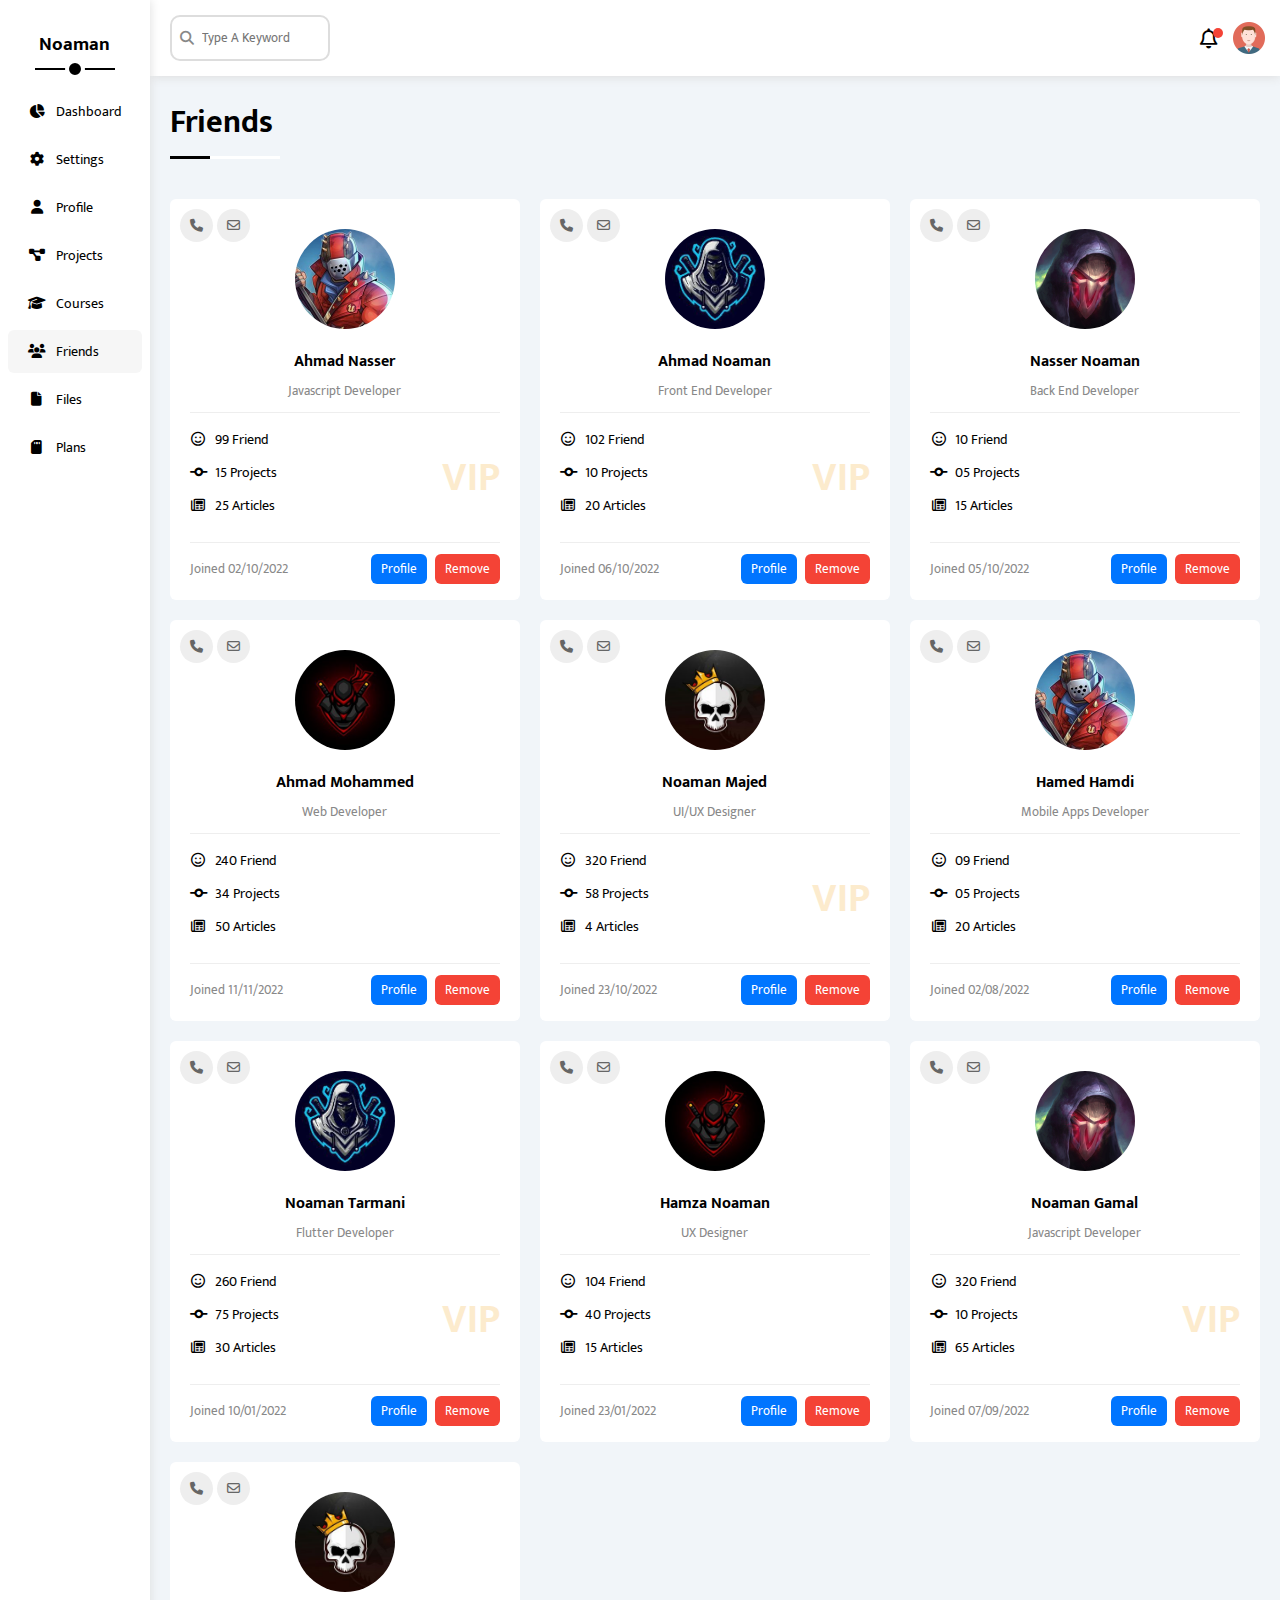
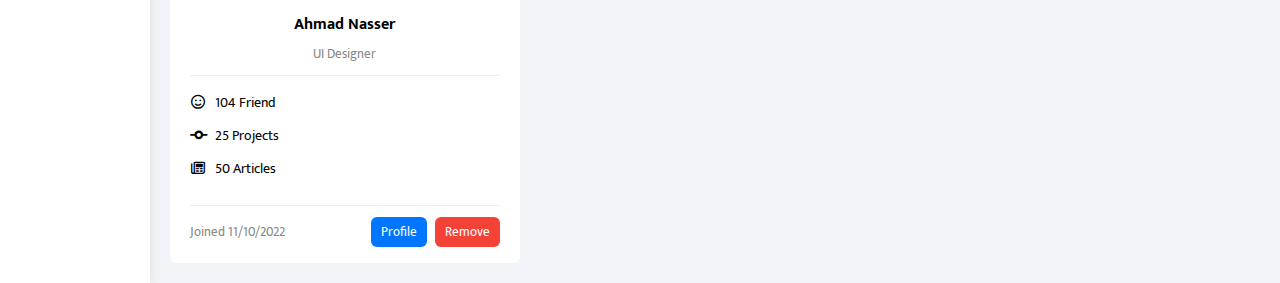
<file: friends.html>
<!DOCTYPE html>
<html lang="en">

<head>
  <meta charset="UTF-8">
  <meta http-equiv="X-UA-Compatible" content="IE=edge">
  <meta name="viewport" content="width=device-width, initial-scale=1.0">
  <title>Friends</title>

  <link rel="preconnect" href="https://fonts.googleapis.com">
  <link rel="preconnect" href="https://fonts.gstatic.com" crossorigin>
  <link href="https://fonts.googleapis.com/css2?family=Mukta:wght@200;300;400;500;600;700;800&display=swap"
    rel="stylesheet">
  <link rel="icon" href="imgs/team-01.png">
  <link rel="preconnect" href="https://fonts.googleapis.com">
  <link rel="preconnect" href="https://fonts.gstatic.com" crossorigin>
  <link
    href="https://fonts.googleapis.com/css2?family=Open+Sans:ital,wght@0,300;0,400;0,500;0,600;0,700;0,800;1,300;1,400;1,500;1,600;1,700;1,800&display=swap"
    rel="stylesheet">

  <link rel="stylesheet" href="CSS/all.min.css">
  <link rel="stylesheet" href="CSS/framework.css">
  <link rel="stylesheet" href="CSS/style.css">
</head>

<body class="m-0">
  <main class="page d-flex min-h-100 bg-f1f">
    <aside class=" shadow-ddd w-200 sidebar bg-white p-10 p-relative">
      <h3 class="mb-30 p-relative text-c">Noaman</h3>
      <ul class="list-none p-0">
        <li><a class="mb-5 transition-3  d-flex align-center fs-14 c-black rad-6 p-10" href="index.html">
            <i class="fa-solid fa-chart-pie fa-fw"></i>
            <span class="hide-mobile">Dashboard</span>
          </a></li>

        <li><a class="mb-5 transition-3  d-flex align-center fs-14 c-black rad-6 p-10" href="settings.html">
            <i class="fa-solid fa-gear fa-fw"></i>
            <span class="hide-mobile">Settings</span>
          </a></li>

        <li><a class="mb-5 transition-3   d-flex align-center fs-14 c-black rad-6 p-10" href="profile.html">
            <i class="fa-solid fa-user fa-fw"></i>
            <span class="hide-mobile">Profile</span>
          </a></li>

        <li><a class="mb-5 transition-3  d-flex align-center fs-14 c-black rad-6 p-10" href="projects.html">
            <i class="fa-solid fa-diagram-project fa-fw"></i>
            <span class="hide-mobile">Projects</span>
          </a></li>

        <li><a class="mb-5 transition-3  d-flex align-center fs-14 c-black rad-6 p-10" href="courses.html">
            <i class="fa-solid fa-graduation-cap fa-fw"></i>
            <span class="hide-mobile">Courses</span>
          </a></li>

        <li><a class="mb-5 transition-3  active d-flex align-center fs-14 c-black rad-6 p-10" href="friends.html">
            <i class="fa-solid fa-users fa-fw"></i>
            <span class="hide-mobile">Friends</span>
          </a></li>

        <li><a class="mb-5 transition-3  d-flex align-center fs-14 c-black rad-6 p-10" href="files.html">
            <i class="fa-solid fa-file fa-fw"></i>
            <span class="hide-mobile">Files</span>
          </a></li>

        <li><a class="mb-5 transition-3  d-flex align-center fs-14 c-black rad-6 p-10" href="plans.html">
            <i class="fa-solid fa-sd-card fa-fw"></i>
            <span class="hide-mobile">Plans</span>
          </a></li>
      </ul>
    </aside>

    <section class="content w-full h-flow">
      <div class="head bg-white p-15 between-flex">
        <div class="search p-relative">
          <input class="p-10 b-ccc rad-10" type="search" placeholder="Type A Keyword">
        </div>
        <div class="icons d-flex align-center">
          <span class="notification p-relative d-flex">
            <i class="fa-regular fa-bell fa-lg click"></i>
          </span>
          <img class="click" src="imgs/avatar.png" alt="avatar">
        </div>
      </div>


      <h1 class="p-relative">Friends</h1>
      <div class="friends-page d-grid m-20 gap-20">

        <div class="friend bg-white rad-6 p-20 p-relative">
          <div class="contact">
            <i class="fa-solid fa-phone"></i>
            <i class="fa-regular fa-envelope"></i>
          </div>
          <div class="text-c">
            <img class="rad-half mt-10 mb-10 w-100 h-100" src="imgs/friend-01.jpg" alt="friend">
            <h4 class="m-0">Ahmad Nasser</h4>
            <p class="c-grey fs-13 mt-5 mb-0">Javascript Developer</p>
          </div>

          <div class="icons fs-14 p-relative">
            <div class="mb-10">
              <i class="fa-regular fa-face-smile fa-fw"></i>
              <span>99 Friend</span>
            </div>
            <div class="mb-10">
              <i class="fa-solid fa-code-commit fa-fw"></i>
              <span>15 Projects</span>
            </div>
            <div class="mb-10">
              <i class="fa-regular fa-newspaper fa-fw"></i>
              <span>25 Articles</span>
            </div>
            <span class="vip fw-bold c-orange">VIP</span>
          </div>
          <div class="info between-flex fs-13">
            <span class="c-grey">Joined 02/10/2022</span>
            <div>
              <a class="bg-blue c-white btn-shape mr-5" href="profile.html">Profile</a>
              <a class="bg-red c-white btn-shape" href="#">Remove</a>
            </div>
          </div>

        </div>

        <div class="friend bg-white rad-6 p-20 p-relative">
          <div class="contact">
            <i class="fa-solid fa-phone"></i>
            <i class="fa-regular fa-envelope"></i>
          </div>
          <div class="text-c">
            <img class="rad-half mt-10 mb-10 w-100 h-100" src="imgs/friend-02.jpg" alt="friend">
            <h4 class="m-0">Ahmad Noaman</h4>
            <p class="c-grey fs-13 mt-5 mb-0">Front End Developer</p>
          </div>

          <div class="icons fs-14 p-relative">
            <div class="mb-10">
              <i class="fa-regular fa-face-smile fa-fw"></i>
              <span>102 Friend</span>
            </div>
            <div class="mb-10">
              <i class="fa-solid fa-code-commit fa-fw"></i>
              <span>10 Projects</span>
            </div>
            <div class="mb-10">
              <i class="fa-regular fa-newspaper fa-fw"></i>
              <span>20 Articles</span>
            </div>
            <span class="vip fw-bold c-orange">VIP</span>
          </div>
          <div class="info between-flex fs-13">
            <span class="c-grey">Joined 06/10/2022</span>
            <div>
              <a class="bg-blue c-white btn-shape mr-5" href="profile.html">Profile</a>
              <a class="bg-red c-white btn-shape" href="#">Remove</a>
            </div>
          </div>

        </div>

        <div class="friend bg-white rad-6 p-20 p-relative">
          <div class="contact">
            <i class="fa-solid fa-phone"></i>
            <i class="fa-regular fa-envelope"></i>
          </div>
          <div class="text-c">
            <img class="rad-half mt-10 mb-10 w-100 h-100" src="imgs/friend-03.jpg" alt="friend">
            <h4 class="m-0">Nasser Noaman</h4>
            <p class="c-grey fs-13 mt-5 mb-0">Back End Developer</p>
          </div>

          <div class="icons fs-14 p-relative">
            <div class="mb-10">
              <i class="fa-regular fa-face-smile fa-fw"></i>
              <span>10 Friend</span>
            </div>
            <div class="mb-10">
              <i class="fa-solid fa-code-commit fa-fw"></i>
              <span>05 Projects</span>
            </div>
            <div class="mb-10">
              <i class="fa-regular fa-newspaper fa-fw"></i>
              <span>15 Articles</span>
            </div>
          </div>
          <div class="info between-flex fs-13">
            <span class="c-grey">Joined 05/10/2022</span>
            <div>
              <a class="bg-blue c-white btn-shape mr-5" href="profile.html">Profile</a>
              <a class="bg-red c-white btn-shape" href="#">Remove</a>
            </div>
          </div>

        </div>

        <div class="friend bg-white rad-6 p-20 p-relative">
          <div class="contact">
            <i class="fa-solid fa-phone"></i>
            <i class="fa-regular fa-envelope"></i>
          </div>
          <div class="text-c">
            <img class="rad-half mt-10 mb-10 w-100 h-100" src="imgs/friend-04.jpg" alt="friend">
            <h4 class="m-0">Ahmad Mohammed</h4>
            <p class="c-grey fs-13 mt-5 mb-0">Web Developer</p>
          </div>

          <div class="icons fs-14 p-relative">
            <div class="mb-10">
              <i class="fa-regular fa-face-smile fa-fw"></i>
              <span>240 Friend</span>
            </div>
            <div class="mb-10">
              <i class="fa-solid fa-code-commit fa-fw"></i>
              <span>34 Projects</span>
            </div>
            <div class="mb-10">
              <i class="fa-regular fa-newspaper fa-fw"></i>
              <span>50 Articles</span>
            </div>
          </div>
          <div class="info between-flex fs-13">
            <span class="c-grey">Joined 11/11/2022</span>
            <div>
              <a class="bg-blue c-white btn-shape mr-5" href="profile.html">Profile</a>
              <a class="bg-red c-white btn-shape" href="#">Remove</a>
            </div>
          </div>

        </div>

        <div class="friend bg-white rad-6 p-20 p-relative">
          <div class="contact">
            <i class="fa-solid fa-phone"></i>
            <i class="fa-regular fa-envelope"></i>
          </div>
          <div class="text-c">
            <img class="rad-half mt-10 mb-10 w-100 h-100" src="imgs/friend-05.jpg" alt="friend">
            <h4 class="m-0">Noaman Majed</h4>
            <p class="c-grey fs-13 mt-5 mb-0">UI/UX Designer</p>
          </div>

          <div class="icons fs-14 p-relative">
            <div class="mb-10">
              <i class="fa-regular fa-face-smile fa-fw"></i>
              <span>320 Friend</span>
            </div>
            <div class="mb-10">
              <i class="fa-solid fa-code-commit fa-fw"></i>
              <span>58 Projects</span>
            </div>
            <div class="mb-10">
              <i class="fa-regular fa-newspaper fa-fw"></i>
              <span>4 Articles</span>
            </div>
            <span class="vip fw-bold c-orange">VIP</span>
          </div>
          <div class="info between-flex fs-13">
            <span class="c-grey">Joined 23/10/2022</span>
            <div>
              <a class="bg-blue c-white btn-shape mr-5" href="profile.html">Profile</a>
              <a class="bg-red c-white btn-shape" href="#">Remove</a>
            </div>
          </div>

        </div>

        <div class="friend bg-white rad-6 p-20 p-relative">
          <div class="contact">
            <i class="fa-solid fa-phone"></i>
            <i class="fa-regular fa-envelope"></i>
          </div>
          <div class="text-c">
            <img class="rad-half mt-10 mb-10 w-100 h-100" src="imgs/friend-01.jpg" alt="friend">
            <h4 class="m-0">Hamed Hamdi</h4>
            <p class="c-grey fs-13 mt-5 mb-0">Mobile Apps Developer</p>
          </div>

          <div class="icons fs-14 p-relative">
            <div class="mb-10">
              <i class="fa-regular fa-face-smile fa-fw"></i>
              <span>09 Friend</span>
            </div>
            <div class="mb-10">
              <i class="fa-solid fa-code-commit fa-fw"></i>
              <span>05 Projects</span>
            </div>
            <div class="mb-10">
              <i class="fa-regular fa-newspaper fa-fw"></i>
              <span>20 Articles</span>
            </div>
          </div>
          <div class="info between-flex fs-13">
            <span class="c-grey">Joined 02/08/2022</span>
            <div>
              <a class="bg-blue c-white btn-shape mr-5" href="profile.html">Profile</a>
              <a class="bg-red c-white btn-shape" href="#">Remove</a>
            </div>
          </div>

        </div>

        <div class="friend bg-white rad-6 p-20 p-relative">
          <div class="contact">
            <i class="fa-solid fa-phone"></i>
            <i class="fa-regular fa-envelope"></i>
          </div>
          <div class="text-c">
            <img class="rad-half mt-10 mb-10 w-100 h-100" src="imgs/friend-02.jpg" alt="friend">
            <h4 class="m-0">Noaman Tarmani</h4>
            <p class="c-grey fs-13 mt-5 mb-0">Flutter Developer</p>
          </div>

          <div class="icons fs-14 p-relative">
            <div class="mb-10">
              <i class="fa-regular fa-face-smile fa-fw"></i>
              <span>260 Friend</span>
            </div>
            <div class="mb-10">
              <i class="fa-solid fa-code-commit fa-fw"></i>
              <span>75 Projects</span>
            </div>
            <div class="mb-10">
              <i class="fa-regular fa-newspaper fa-fw"></i>
              <span>30 Articles</span>
            </div>
            <span class="vip fw-bold c-orange">VIP</span>
          </div>
          <div class="info between-flex fs-13">
            <span class="c-grey">Joined 10/01/2022</span>
            <div>
              <a class="bg-blue c-white btn-shape mr-5" href="profile.html">Profile</a>
              <a class="bg-red c-white btn-shape" href="#">Remove</a>
            </div>
          </div>

        </div>

        <div class="friend bg-white rad-6 p-20 p-relative">
          <div class="contact">
            <i class="fa-solid fa-phone"></i>
            <i class="fa-regular fa-envelope"></i>
          </div>
          <div class="text-c">
            <img class="rad-half mt-10 mb-10 w-100 h-100" src="imgs/friend-04.jpg" alt="friend">
            <h4 class="m-0">Hamza Noaman</h4>
            <p class="c-grey fs-13 mt-5 mb-0">UX Designer</p>
          </div>

          <div class="icons fs-14 p-relative">
            <div class="mb-10">
              <i class="fa-regular fa-face-smile fa-fw"></i>
              <span>104 Friend</span>
            </div>
            <div class="mb-10">
              <i class="fa-solid fa-code-commit fa-fw"></i>
              <span>40 Projects</span>
            </div>
            <div class="mb-10">
              <i class="fa-regular fa-newspaper fa-fw"></i>
              <span>15 Articles</span>
            </div>
          </div>
          <div class="info between-flex fs-13">
            <span class="c-grey">Joined 23/01/2022</span>
            <div>
              <a class="bg-blue c-white btn-shape mr-5" href="profile.html">Profile</a>
              <a class="bg-red c-white btn-shape" href="#">Remove</a>
            </div>
          </div>

        </div>

        <div class="friend bg-white rad-6 p-20 p-relative">
          <div class="contact">
            <i class="fa-solid fa-phone"></i>
            <i class="fa-regular fa-envelope"></i>
          </div>
          <div class="text-c">
            <img class="rad-half mt-10 mb-10 w-100 h-100" src="imgs/friend-03.jpg" alt="friend">
            <h4 class="m-0">Noaman Gamal</h4>
            <p class="c-grey fs-13 mt-5 mb-0">Javascript Developer</p>
          </div>

          <div class="icons fs-14 p-relative">
            <div class="mb-10">
              <i class="fa-regular fa-face-smile fa-fw"></i>
              <span>320 Friend</span>
            </div>
            <div class="mb-10">
              <i class="fa-solid fa-code-commit fa-fw"></i>
              <span>10 Projects</span>
            </div>
            <div class="mb-10">
              <i class="fa-regular fa-newspaper fa-fw"></i>
              <span>65 Articles</span>
            </div>
            <span class="vip fw-bold c-orange">VIP</span>
          </div>
          <div class="info between-flex fs-13">
            <span class="c-grey">Joined 07/09/2022</span>
            <div>
              <a class="bg-blue c-white btn-shape mr-5" href="profile.html">Profile</a>
              <a class="bg-red c-white btn-shape" href="#">Remove</a>
            </div>
          </div>

        </div>

        <div class="friend bg-white rad-6 p-20 p-relative">
          <div class="contact">
            <i class="fa-solid fa-phone"></i>
            <i class="fa-regular fa-envelope"></i>
          </div>
          <div class="text-c">
            <img class="rad-half mt-10 mb-10 w-100 h-100" src="imgs/friend-05.jpg" alt="friend">
            <h4 class="m-0">Ahmad Nasser</h4>
            <p class="c-grey fs-13 mt-5 mb-0">UI Designer</p>
          </div>

          <div class="icons fs-14 p-relative">
            <div class="mb-10">
              <i class="fa-regular fa-face-smile fa-fw"></i>
              <span>104 Friend</span>
            </div>
            <div class="mb-10">
              <i class="fa-solid fa-code-commit fa-fw"></i>
              <span>25 Projects</span>
            </div>
            <div class="mb-10">
              <i class="fa-regular fa-newspaper fa-fw"></i>
              <span>50 Articles</span>
            </div>
          </div>
          <div class="info between-flex fs-13">
            <span class="c-grey">Joined 11/10/2022</span>
            <div>
              <a class="bg-blue c-white btn-shape mr-5" href="profile.html">Profile</a>
              <a class="bg-red c-white btn-shape" href="#">Remove</a>
            </div>
          </div>

        </div>


      </div>


    </section>
  </main>
</body>


</html>
</file>
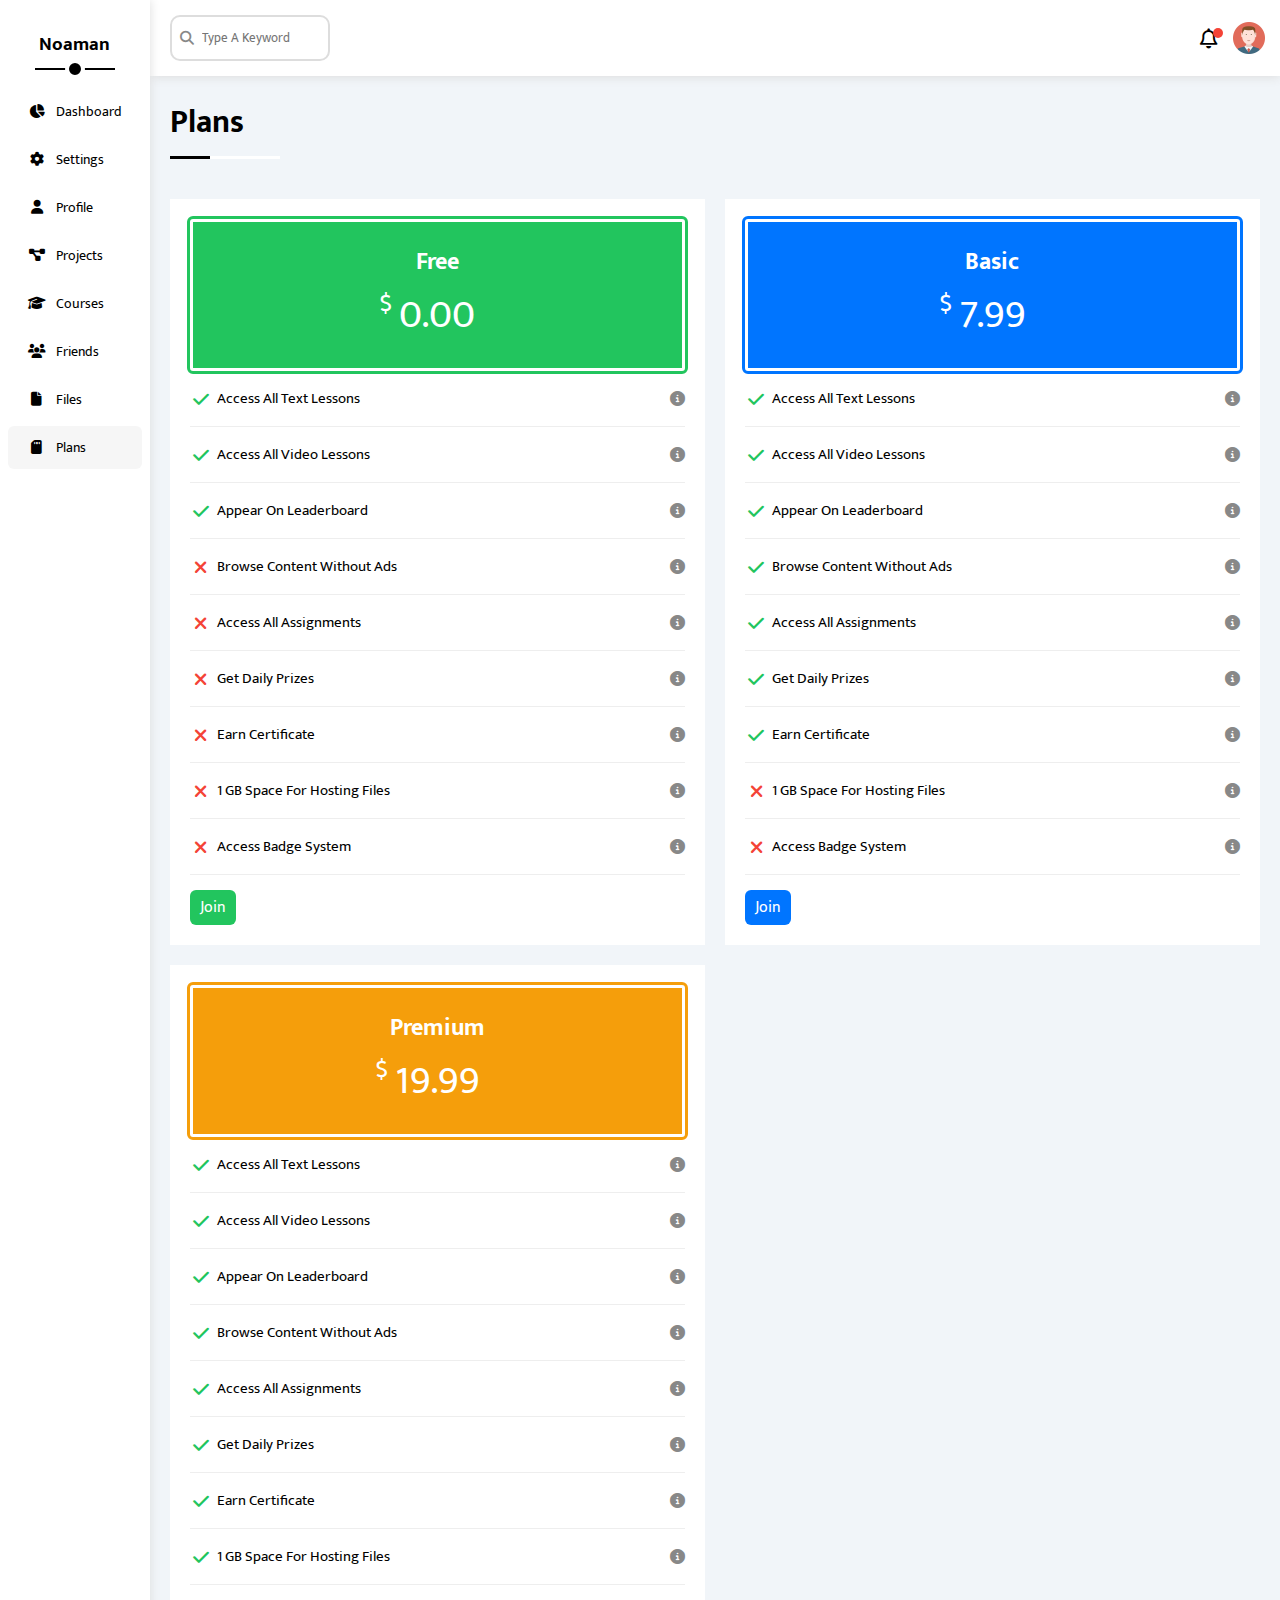
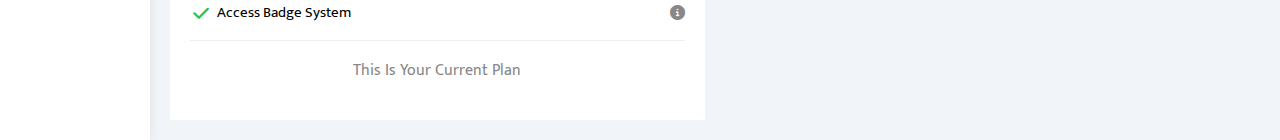
<file: plans.html>
<!DOCTYPE html>
<html lang="en">

<head>
  <meta charset="UTF-8">
  <meta http-equiv="X-UA-Compatible" content="IE=edge">
  <meta name="viewport" content="width=device-width, initial-scale=1.0">
  <title>Plans</title>

  <link rel="preconnect" href="https://fonts.googleapis.com">
  <link rel="preconnect" href="https://fonts.gstatic.com" crossorigin>
  <link href="https://fonts.googleapis.com/css2?family=Mukta:wght@200;300;400;500;600;700;800&display=swap"
    rel="stylesheet">
  <link rel="icon" href="imgs/team-01.png">
  <link rel="preconnect" href="https://fonts.googleapis.com">
  <link rel="preconnect" href="https://fonts.gstatic.com" crossorigin>
  <link
    href="https://fonts.googleapis.com/css2?family=Open+Sans:ital,wght@0,300;0,400;0,500;0,600;0,700;0,800;1,300;1,400;1,500;1,600;1,700;1,800&display=swap"
    rel="stylesheet">

  <link rel="stylesheet" href="CSS/all.min.css">
  <link rel="stylesheet" href="CSS/framework.css">
  <link rel="stylesheet" href="CSS/style.css">
</head>

<body class="m-0">
  <main class="page d-flex min-h-100 bg-f1f">
    <aside class=" shadow-ddd w-200 sidebar bg-white p-10 p-relative">
      <h3 class="mb-30 p-relative text-c">Noaman</h3>
      <ul class="list-none p-0">
        <li><a class="mb-5 transition-3 d-flex align-center fs-14 c-black rad-6 p-10" href="index.html">
            <i class="fa-solid fa-chart-pie fa-fw"></i>
            <span class="hide-mobile">Dashboard</span>
          </a></li>

        <li><a class="mb-5 transition-3 d-flex align-center fs-14 c-black rad-6 p-10" href="settings.html">
            <i class="fa-solid fa-gear fa-fw"></i>
            <span class="hide-mobile">Settings</span>
          </a></li>

        <li><a class="mb-5 transition-3  d-flex align-center fs-14 c-black rad-6 p-10" href="profile.html">
            <i class="fa-solid fa-user fa-fw"></i>
            <span class="hide-mobile">Profile</span>
          </a></li>

        <li><a class="mb-5 transition-3 d-flex align-center fs-14 c-black rad-6 p-10" href="projects.html">
            <i class="fa-solid fa-diagram-project fa-fw"></i>
            <span class="hide-mobile">Projects</span>
          </a></li>

        <li><a class="mb-5 transition-3 d-flex align-center fs-14 c-black rad-6 p-10" href="courses.html">
            <i class="fa-solid fa-graduation-cap fa-fw"></i>
            <span class="hide-mobile">Courses</span>
          </a></li>

        <li><a class="mb-5 transition-3  d-flex align-center fs-14 c-black rad-6 p-10" href="friends.html">
            <i class="fa-solid fa-users fa-fw"></i>
            <span class="hide-mobile">Friends</span>
          </a></li>

        <li><a class="mb-5 transition-3 d-flex align-center fs-14 c-black rad-6 p-10" href="files.html">
            <i class="fa-solid fa-file fa-fw"></i>
            <span class="hide-mobile">Files</span>
          </a></li>

        <li><a class="mb-5 transition-3 active d-flex align-center fs-14 c-black rad-6 p-10" href="plans.html">
            <i class="fa-solid fa-sd-card fa-fw"></i>
            <span class="hide-mobile">Plans</span>
          </a></li>
      </ul>
    </aside>

    <section class="content w-full h-flow">
      <div class="head bg-white p-15 between-flex">
        <div class="search p-relative">
          <input class="p-10 b-ccc rad-10" type="search" placeholder="Type A Keyword">
        </div>
        <div class="icons d-flex align-center">
          <span class="notification p-relative d-flex">
            <i class="fa-regular fa-bell fa-lg click"></i>
          </span>
          <img class="click" src="imgs/avatar.png" alt="avatar">
        </div>
      </div>


      <h1 class="p-relative">Plans</h1>
      <div class="plans-page d-grid m-20 gap-20">
        <div class="plan green bg-white p-20">
          <div class="top bg-green text-c p-20">
            <h2 class="m-0 c-white">Free</h2>
            <div class="price c-white"><span>$</span>0.00</div>
          </div>
          <ul class="m-0 list-none p-0">
            <li>
              <i class="fa-solid fa-check fa-fw yes"></i>
              <span>Access All Text Lessons</span>
              <i class="fa-solid fa-circle-info help"></i>
            </li>
            <li>
              <i class="fa-solid fa-check fa-fw yes"></i>
              <span>Access All Video Lessons</span>
              <i class="fa-solid fa-circle-info help"></i>
            </li>
            <li>
              <i class="fa-solid fa-check fa-fw yes"></i>
              <span>Appear On Leaderboard</span>
              <i class="fa-solid fa-circle-info help"></i>
            </li>
            <li>
              <i class="fa-solid fa-xmark fa-fw"></i>
              <span>Browse Content Without Ads</span>
              <i class="fa-solid fa-circle-info help"></i>
            </li>
            <li>
              <i class="fa-solid fa-xmark fa-fw"></i>
              <span>Access All Assignments
              </span>
              <i class="fa-solid fa-circle-info help"></i>
            </li>
            <li>
              <i class="fa-solid fa-xmark fa-fw"></i>
              <span>Get Daily Prizes
              </span>
              <i class="fa-solid fa-circle-info help"></i>
            </li>
            <li>
              <i class="fa-solid fa-xmark fa-fw"></i>
              <span>Earn Certificate
              </span>
              <i class="fa-solid fa-circle-info help"></i>
            </li>
            <li>
              <i class="fa-solid fa-xmark fa-fw"></i>
              <span>1 GB Space For Hosting Files
              </span>
              <i class="fa-solid fa-circle-info help"></i>
            </li>
            <li>
              <i class="fa-solid fa-xmark fa-fw"></i>
              <span>Access Badge System
              </span>
              <i class="fa-solid fa-circle-info help"></i>
            </li>
          </ul>
          <a href="#" class="btn-shape bg-green c-white d-block w-fit mt-15">Join</a>

        </div>

        <div class="plan blue bg-white p-20">
          <div class="top bg-blue text-c p-20">
            <h2 class="m-0 c-white">Basic</h2>
            <div class="price c-white"><span>$</span>7.99</div>
          </div>
          <ul class="m-0 list-none p-0">
            <li>
              <i class="fa-solid fa-check fa-fw yes"></i>
              <span>Access All Text Lessons</span>
              <i class="fa-solid fa-circle-info help"></i>
            </li>
            <li>
              <i class="fa-solid fa-check fa-fw yes"></i>
              <span>Access All Video Lessons</span>
              <i class="fa-solid fa-circle-info help"></i>
            </li>
            <li>
              <i class="fa-solid fa-check fa-fw yes"></i>
              <span>Appear On Leaderboard</span>
              <i class="fa-solid fa-circle-info help"></i>
            </li>
            <li>
              <i class="fa-solid fa-check fa-fw yes"></i>
              <span>Browse Content Without Ads</span>
              <i class="fa-solid fa-circle-info help"></i>
            </li>
            <li>
              <i class="fa-solid fa-check fa-fw yes"></i>
              <span>Access All Assignments
              </span>
              <i class="fa-solid fa-circle-info help"></i>
            </li>
            <li>
              <i class="fa-solid fa-check fa-fw yes"></i>
              <span>Get Daily Prizes
              </span>
              <i class="fa-solid fa-circle-info help"></i>
            </li>
            <li>
              <i class="fa-solid fa-check fa-fw yes"></i>
              <span>Earn Certificate
              </span>
              <i class="fa-solid fa-circle-info help"></i>
            </li>
            <li>
              <i class="fa-solid fa-xmark fa-fw"></i>
              <span>1 GB Space For Hosting Files
              </span>
              <i class="fa-solid fa-circle-info help"></i>
            </li>
            <li>
              <i class="fa-solid fa-xmark fa-fw"></i>
              <span>Access Badge System
              </span>
              <i class="fa-solid fa-circle-info help"></i>
            </li>
          </ul>
          <a href="#" class="btn-shape bg-blue c-white d-block w-fit mt-15">Join</a>

        </div>

        <div class="plan orange bg-white p-20">
          <div class="top bg-orange text-c p-20">
            <h2 class="m-0 c-white">Premium</h2>
            <div class="price c-white"><span>$</span>19.99</div>
          </div>
          <ul class="m-0 list-none p-0">
            <li>
              <i class="fa-solid fa-check fa-fw yes"></i>
              <span>Access All Text Lessons</span>
              <i class="fa-solid fa-circle-info help"></i>
            </li>
            <li>
              <i class="fa-solid fa-check fa-fw yes"></i>
              <span>Access All Video Lessons</span>
              <i class="fa-solid fa-circle-info help"></i>
            </li>
            <li>
              <i class="fa-solid fa-check fa-fw yes"></i>
              <span>Appear On Leaderboard</span>
              <i class="fa-solid fa-circle-info help"></i>
            </li>
            <li>
              <i class="fa-solid fa-check fa-fw yes"></i>
              <span>Browse Content Without Ads</span>
              <i class="fa-solid fa-circle-info help"></i>
            </li>
            <li>
              <i class="fa-solid fa-check fa-fw yes"></i>
              <span>Access All Assignments
              </span>
              <i class="fa-solid fa-circle-info help"></i>
            </li>
            <li>
              <i class="fa-solid fa-check fa-fw yes"></i>
              <span>Get Daily Prizes
              </span>
              <i class="fa-solid fa-circle-info help"></i>
            </li>
            <li>
              <i class="fa-solid fa-check fa-fw yes"></i>
              <span>Earn Certificate
              </span>
              <i class="fa-solid fa-circle-info help"></i>
            </li>
            <li>
              <i class="fa-solid fa-check fa-fw yes"></i>
              <span>1 GB Space For Hosting Files
              </span>
              <i class="fa-solid fa-circle-info help"></i>
            </li>
            <li>
              <i class="fa-solid fa-check fa-fw yes"></i>
              <span>Access Badge System
              </span>
              <i class="fa-solid fa-circle-info help"></i>
            </li>
          </ul>
          <p class="c-grey text-c">This Is Your Current Plan</p>
        </div>
      </div>


    </section>
  </main>
</body>


</html>
</file>
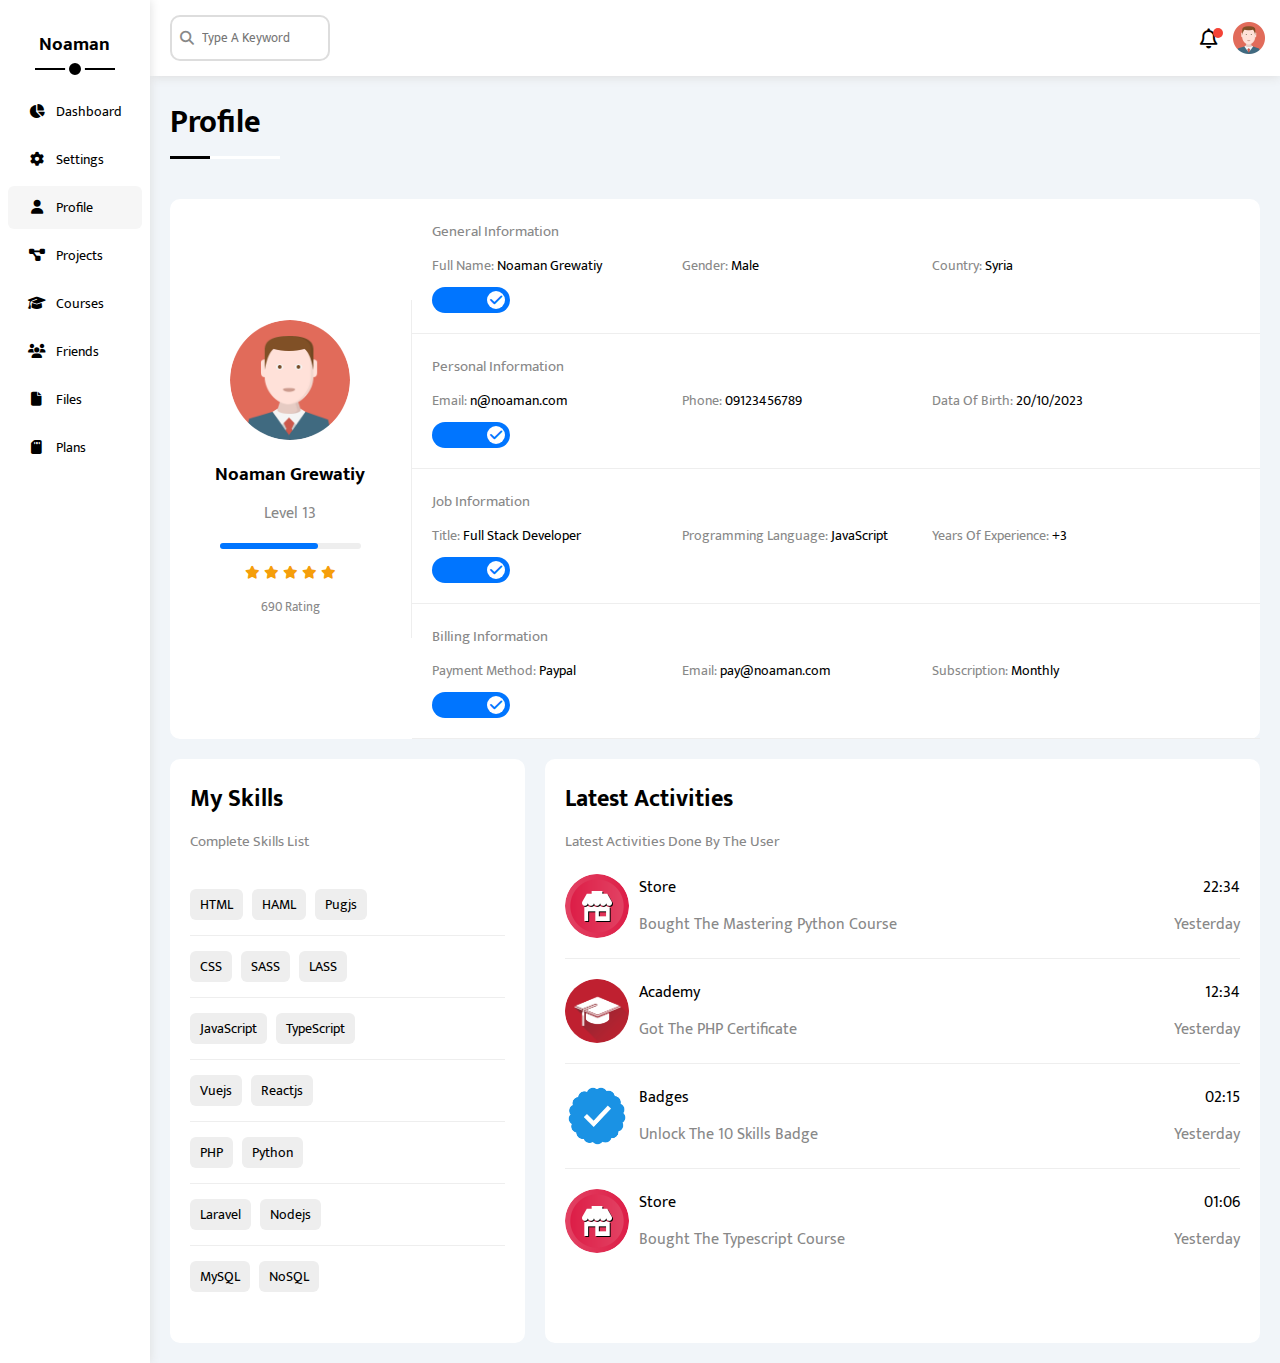
<file: profile.html>
<!DOCTYPE html>
<html lang="en">

<head>
  <meta charset="UTF-8">
  <meta http-equiv="X-UA-Compatible" content="IE=edge">
  <meta name="viewport" content="width=device-width, initial-scale=1.0">
  <title>Profile</title>

  <link rel="preconnect" href="https://fonts.googleapis.com">
  <link rel="preconnect" href="https://fonts.gstatic.com" crossorigin>
  <link href="https://fonts.googleapis.com/css2?family=Mukta:wght@200;300;400;500;600;700;800&display=swap"
    rel="stylesheet">
  <link rel="icon" href="imgs/team-01.png">
  <link rel="preconnect" href="https://fonts.googleapis.com">
  <link rel="preconnect" href="https://fonts.gstatic.com" crossorigin>
  <link
    href="https://fonts.googleapis.com/css2?family=Open+Sans:ital,wght@0,300;0,400;0,500;0,600;0,700;0,800;1,300;1,400;1,500;1,600;1,700;1,800&display=swap"
    rel="stylesheet">

  <link rel="stylesheet" href="CSS/all.min.css">
  <link rel="stylesheet" href="CSS/framework.css">
  <link rel="stylesheet" href="CSS/style.css">
</head>

<body class="m-0">
  <main class="page d-flex min-h-100 bg-f1f">
    <aside class="shadow-ddd w-200 sidebar bg-white p-10 p-relative">
      <h3 class="mb-30 p-relative text-c">Noaman</h3>
      <ul class="list-none p-0">
        <li><a class="mb-5 transition-3 d-flex align-center fs-14 c-black rad-6 p-10" href="index.html">
            <i class="fa-solid fa-chart-pie fa-fw"></i>
            <span class="hide-mobile">Dashboard</span>
          </a></li>

        <li><a class="mb-5 transition-3 d-flex align-center fs-14 c-black rad-6 p-10" href="settings.html">
            <i class="fa-solid fa-gear fa-fw"></i>
            <span class="hide-mobile">Settings</span>
          </a></li>

        <li><a class="mb-5 transition-3 active d-flex align-center fs-14 c-black rad-6 p-10" href="profile.html">
            <i class="fa-solid fa-user fa-fw"></i>
            <span class="hide-mobile">Profile</span>
          </a></li>

        <li><a class="mb-5 transition-3 d-flex align-center fs-14 c-black rad-6 p-10" href="projects.html">
            <i class="fa-solid fa-diagram-project fa-fw"></i>
            <span class="hide-mobile">Projects</span>
          </a></li>

        <li><a class="mb-5 transition-3 d-flex align-center fs-14 c-black rad-6 p-10" href="courses.html">
            <i class="fa-solid fa-graduation-cap fa-fw"></i>
            <span class="hide-mobile">Courses</span>
          </a></li>

        <li><a class="mb-5 transition-3 d-flex align-center fs-14 c-black rad-6 p-10" href="friends.html">
            <i class="fa-solid fa-users fa-fw"></i>
            <span class="hide-mobile">Friends</span>
          </a></li>

        <li><a class="mb-5 transition-3 d-flex align-center fs-14 c-black rad-6 p-10" href="files.html">
            <i class="fa-solid fa-file fa-fw"></i>
            <span class="hide-mobile">Files</span>
          </a></li>

        <li><a class="mb-5 transition-3 d-flex align-center fs-14 c-black rad-6 p-10" href="plans.html">
            <i class="fa-solid fa-sd-card fa-fw"></i>
            <span class="hide-mobile">Plans</span>
          </a></li>
      </ul>
    </aside>

    <section class="content w-full h-flow">
      <div class="head bg-white p-15 between-flex">
        <div class="search p-relative">
          <input class="p-10 b-ccc rad-10" type="search" placeholder="Type A Keyword">
        </div>
        <div class="icons d-flex align-center">
          <span class="notification p-relative d-flex">
            <i class="fa-regular fa-bell fa-lg click"></i>
          </span>
          <img class="click" src="imgs/avatar.png" alt="avatar">
        </div>
      </div>


      <h1 class="p-relative">Profile</h1>
      <div class="profile-page m-20">
        <div class="overview bg-white rad-10 d-flex align-center">
          <div class="avatar-box p-20 text-c">
            <img class="rad-half mb-10" src="imgs/avatar.png" alt="avatar">
            <h3 class="m-0">Noaman Grewatiy</h3>
            <p class="c-grey mt-10">Level 13</p>
            <div class="level rad-6 bg-eee p-relative">
              <span style="width: 70%"></span>
            </div>
            <div class="rating mt-10 mb-10">
              <i class="fa-solid fa-star c-orange fs-13"></i>
              <i class="fa-solid fa-star c-orange fs-13"></i>
              <i class="fa-solid fa-star c-orange fs-13"></i>
              <i class="fa-solid fa-star c-orange fs-13"></i>
              <i class="fa-solid fa-star c-orange fs-13"></i>
            </div>
            <p class="c-grey m-0 fs-13">690 Rating</p>

          </div>

          <div class="info-box w-full text-c-mobile">

            <div class="box p-20 d-flex align-center f-wrap">
              <h4 class="c-grey fs-15 m-0 w-full">General Information</h4>
              <div class="fs-14">
                <span class="c-grey">Full Name:</span>
                <span>Noaman Grewatiy</span>
              </div>
              <div class="fs-14">
                <span class="c-grey">Gender:</span>
                <span>Male</span>
              </div>
              <div class="fs-14">
                <span class="c-grey">Country:</span>
                <span>Syria</span>
              </div>
              <div class="fs-14">
                <label>
                  <input type="checkbox" class="toggle-checkbox" checked>
                  <div class="toggle-switch"></div>
                </label>
              </div>
            </div>

            <div class="box p-20 d-flex align-center f-wrap">
              <h4 class="c-grey fs-15 m-0 w-full">Personal Information</h4>
              <div class="fs-14">
                <span class="c-grey">Email:</span>
                <span>n@noaman.com</span>
              </div>
              <div class="fs-14">
                <span class="c-grey">Phone:</span>
                <span>09123456789</span>
              </div>
              <div class="fs-14">
                <span class="c-grey">Data Of Birth:</span>
                <span>20/10/2023</span>
              </div>
              <div class="fs-14">
                <label>
                  <input type="checkbox" class="toggle-checkbox" checked>
                  <div class="toggle-switch"></div>
                </label>
              </div>
            </div>

            <div class="box p-20 d-flex align-center f-wrap">
              <h4 class="c-grey fs-15 m-0 w-full">Job Information</h4>
              <div class="fs-14">
                <span class="c-grey">Title:</span>
                <span>Full Stack Developer</span>
              </div>
              <div class="fs-14">
                <span class="c-grey">Programming Language:</span>
                <span>JavaScript</span>
              </div>
              <div class="fs-14">
                <span class="c-grey">Years Of Experience:</span>
                <span>+3</span>
              </div>
              <div class="fs-14">
                <label>
                  <input type="checkbox" class="toggle-checkbox" checked>
                  <div class="toggle-switch"></div>
                </label>
              </div>
            </div>

            <div class="box p-20 d-flex align-center f-wrap">
              <h4 class="c-grey fs-15 m-0 w-full">Billing Information</h4>
              <div class="fs-14">
                <span class="c-grey">Payment Method:</span>
                <span>Paypal</span>
              </div>
              <div class="fs-14">
                <span class="c-grey">Email:</span>
                <span>pay@noaman.com</span>
              </div>
              <div class="fs-14">
                <span class="c-grey">Subscription:</span>
                <span>Monthly</span>
              </div>
              <div class="fs-14">
                <label>
                  <input type="checkbox" class="toggle-checkbox" checked>
                  <div class="toggle-switch"></div>
                </label>
              </div>
            </div>




          </div>
        </div>

        <div class="other-data d-flex gap-20">

          <div class="skills-card p-20 bg-white rad-10 mt-20">
            <h2 class="mt-0 mb-10">My Skills</h2>
            <p class="mt-0 mb-20 c-grey fs-15">Complete Skills List</p>
            <ul class="m-b text-c-mobile list-none p-0">
              <li>
                <span>HTML</span>
                <span>HAML</span>
                <span>Pugjs</span>
              </li>
              <li>
                <span>CSS</span>
                <span>SASS</span>
                <span>LASS</span>
              </li>
              <li>
                <span>JavaScript</span>
                <span>TypeScript</span>
              </li>
              <li>
                <span>Vuejs</span>
                <span>Reactjs</span>
              </li>
              <li>
                <span>PHP</span>
                <span>Python</span>
              </li>
              <li>
                <span>Laravel</span>
                <span>Nodejs</span>
              </li>
              <li>
                <span>MySQL</span>
                <span>NoSQL</span>
              </li>
            </ul>


          </div>

          <div class="activities p-20 bg-white rad-10 mt-20">
            <h2 class="mt-0 mb-10">Latest Activities</h2>
            <p class="mt-0 mb-20 c-grey fs-15">Latest Activities Done By The User</p>
            
            <div class="activity d-flex align-cnter text-c-mobile">
              <img src="imgs/activity-01.png" alt="activity">
              <div class="info">
                <span class="d-block mb-10">Store</span>
                <span class="c-grey">Bought The Mastering Python Course</span>
              </div>
              <div class="date">
                <span class="d-block mb-10">22:34</span>
                <span class="c-grey">Yesterday</span>
              </div>
            </div>
            
            <div class="activity d-flex align-cnter text-c-mobile">
              <img src="imgs/activity-02.png" alt="activity">
              <div class="info">
                <span class="d-block mb-10">Academy</span>
                <span class="c-grey">Got The PHP Certificate</span>
              </div>
              <div class="date">
                <span class="d-block mb-10">12:34</span>
                <span class="c-grey">Yesterday</span>
              </div>
            </div>
            
            <div class="activity d-flex align-cnter text-c-mobile">
              <img src="imgs/activity-03.png" alt="activity">
              <div class="info">
                <span class="d-block mb-10">Badges</span>
                <span class="c-grey">Unlock The 10 Skills Badge</span>
              </div>
              <div class="date">
                <span class="d-block mb-10">02:15</span>
                <span class="c-grey">Yesterday</span>
              </div>
            </div>
            
            <div class="activity d-flex align-cnter text-c-mobile">
              <img src="imgs/activity-01.png" alt="activity">
              <div class="info">
                <span class="d-block mb-10">Store</span>
                <span class="c-grey">Bought The Typescript Course</span>
              </div>
              <div class="date">
                <span class="d-block mb-10">01:06</span>
                <span class="c-grey">Yesterday</span>
              </div>
            </div>
            
          </div>
        </div>
      </div>


      <!-- <label>
          <input type="checkbox" class="toggle-checkbox" checked>
          <div class="toggle-switch"></div>
        </label> -->

    </section>


</html>
</file>
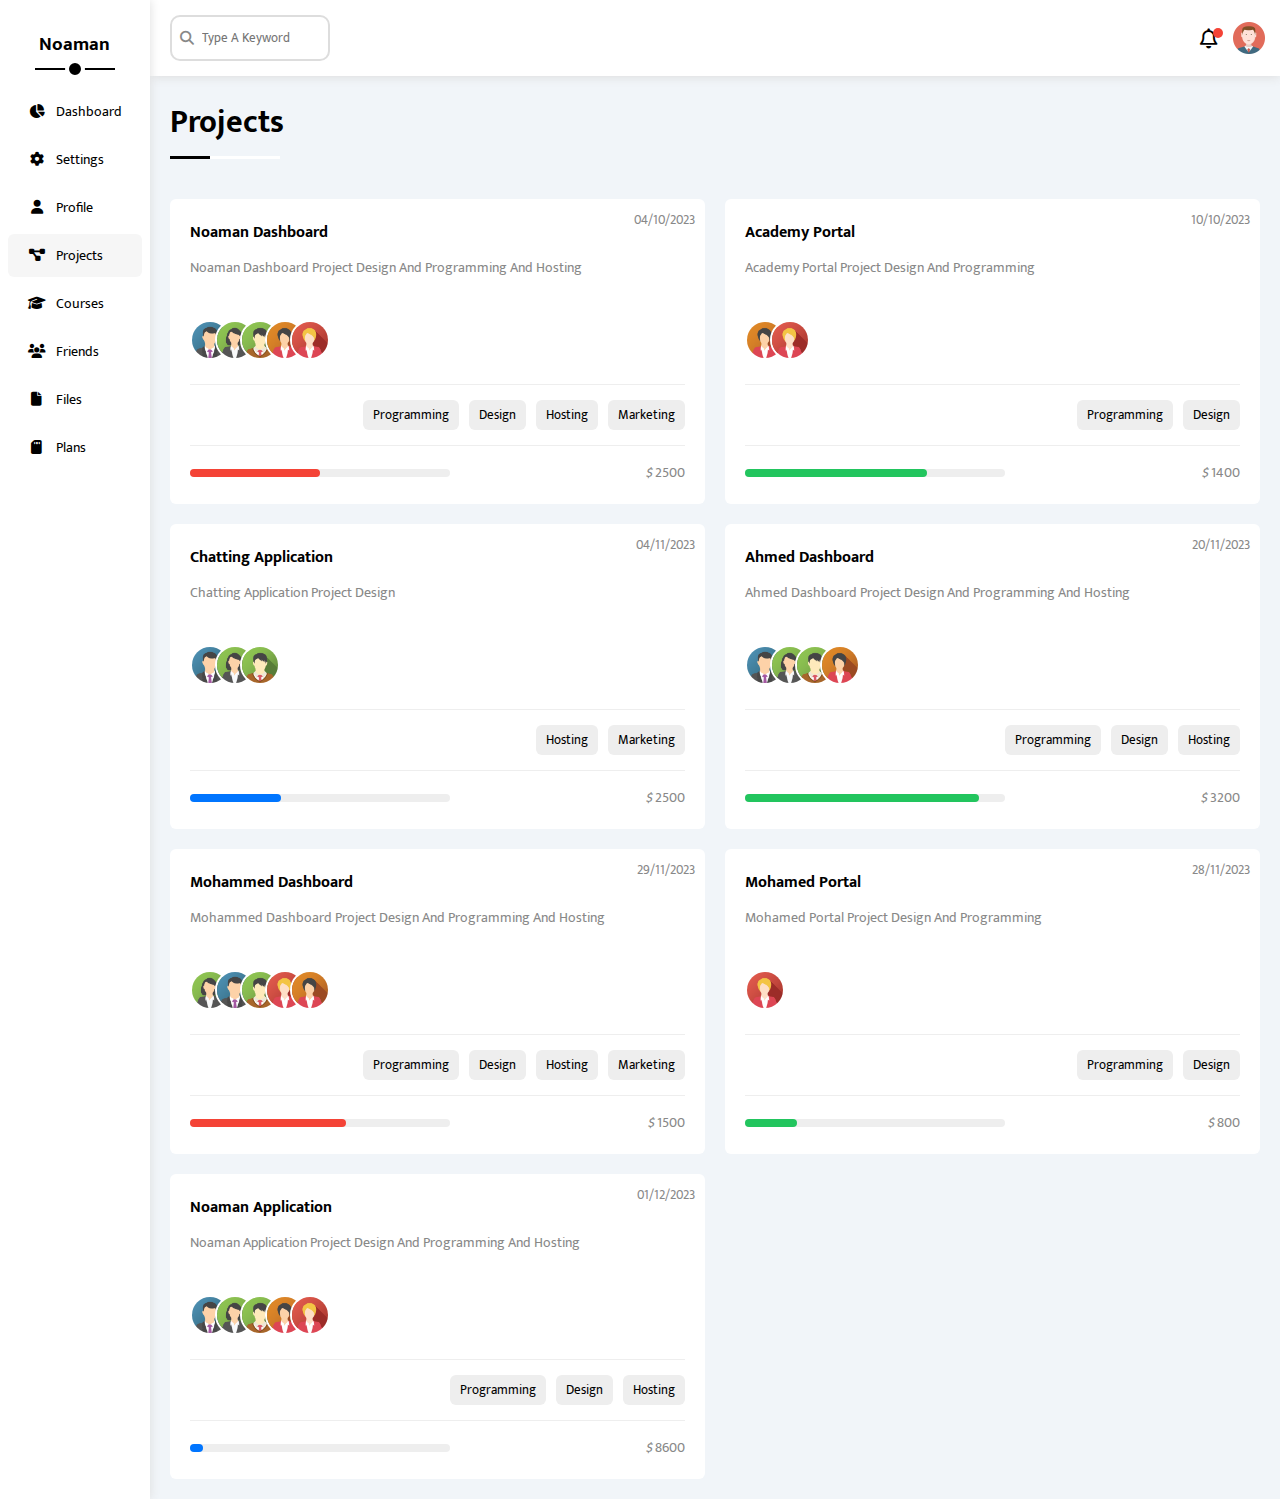
<file: projects.html>
<!DOCTYPE html>
<html lang="en">

<head>
  <meta charset="UTF-8">
  <meta http-equiv="X-UA-Compatible" content="IE=edge">
  <meta name="viewport" content="width=device-width, initial-scale=1.0">
  <title>Projects</title>

  <link rel="preconnect" href="https://fonts.googleapis.com">
  <link rel="preconnect" href="https://fonts.gstatic.com" crossorigin>
  <link href="https://fonts.googleapis.com/css2?family=Mukta:wght@200;300;400;500;600;700;800&display=swap"
    rel="stylesheet">
  <link rel="icon" href="imgs/team-01.png">
  <link rel="preconnect" href="https://fonts.googleapis.com">
  <link rel="preconnect" href="https://fonts.gstatic.com" crossorigin>
  <link
    href="https://fonts.googleapis.com/css2?family=Open+Sans:ital,wght@0,300;0,400;0,500;0,600;0,700;0,800;1,300;1,400;1,500;1,600;1,700;1,800&display=swap"
    rel="stylesheet">

  <link rel="stylesheet" href="CSS/all.min.css">
  <link rel="stylesheet" href="CSS/framework.css">
  <link rel="stylesheet" href="CSS/style.css">
</head>

<body class="m-0">
  <main class="page d-flex min-h-100 bg-f1f">
    <aside class=" shadow-ddd w-200 sidebar bg-white p-10 p-relative">
      <h3 class="mb-30 p-relative text-c">Noaman</h3>
      <ul class="list-none p-0">
        <li><a class="mb-5 transition-3 d-flex align-center fs-14 c-black rad-6 p-10" href="index.html">
            <i class="fa-solid fa-chart-pie fa-fw"></i>
            <span class="hide-mobile">Dashboard</span>
          </a></li>

        <li><a class="mb-5 transition-3 d-flex align-center fs-14 c-black rad-6 p-10" href="settings.html">
            <i class="fa-solid fa-gear fa-fw"></i>
            <span class="hide-mobile">Settings</span>
          </a></li>

        <li><a class="mb-5 transition-3  d-flex align-center fs-14 c-black rad-6 p-10" href="profile.html">
            <i class="fa-solid fa-user fa-fw"></i>
            <span class="hide-mobile">Profile</span>
          </a></li>

        <li><a class="mb-5 transition-3 active d-flex align-center fs-14 c-black rad-6 p-10" href="projects.html">
            <i class="fa-solid fa-diagram-project fa-fw"></i>
            <span class="hide-mobile">Projects</span>
          </a></li>

        <li><a class="mb-5 transition-3 d-flex align-center fs-14 c-black rad-6 p-10" href="courses.html">
            <i class="fa-solid fa-graduation-cap fa-fw"></i>
            <span class="hide-mobile">Courses</span>
          </a></li>

        <li><a class="mb-5 transition-3 d-flex align-center fs-14 c-black rad-6 p-10" href="friends.html">
            <i class="fa-solid fa-users fa-fw"></i>
            <span class="hide-mobile">Friends</span>
          </a></li>

        <li><a class="mb-5 transition-3 d-flex align-center fs-14 c-black rad-6 p-10" href="files.html">
            <i class="fa-solid fa-file fa-fw"></i>
            <span class="hide-mobile">Files</span>
          </a></li>

        <li><a class="mb-5 transition-3 d-flex align-center fs-14 c-black rad-6 p-10" href="plans.html">
            <i class="fa-solid fa-sd-card fa-fw"></i>
            <span class="hide-mobile">Plans</span>
          </a></li>
      </ul>
    </aside>

    <section class="content w-full h-flow">
      <div class="head bg-white p-15 between-flex">
        <div class="search p-relative">
          <input class="p-10 b-ccc rad-10" type="search" placeholder="Type A Keyword">
        </div>
        <div class="icons d-flex align-center">
          <span class="notification p-relative d-flex">
            <i class="fa-regular fa-bell fa-lg click"></i>
          </span>
          <img class="click" src="imgs/avatar.png" alt="avatar">
        </div>
      </div>


      <h1 class="p-relative">Projects</h1>
      <div class="projects-page m-20 d-grid gap-20">
        
        <div class="project bg-white p-20 rad-6 p-relative">
          <span class="date fs-13 c-grey">04/10/2023</span>
          <h4 class="m-0">Noaman Dashboard</h4>
          <p class="c-grey mt-10 mb-10 fs-14">Noaman Dashboard Project Design And Programming And Hosting</p>
          <div class="team">
            <a href="#"><img src="imgs/team-01.png" alt="team member"></a>
            <a href="#"><img src="imgs/team-02.png" alt="team member"></a>
            <a href="#"><img src="imgs/team-03.png" alt="team member"></a>
            <a href="#"><img src="imgs/team-04.png" alt="team member"></a>
            <a href="#"><img src="imgs/team-05.png" alt="team member"></a>
          </div>
          <div class="do d-flex gap-10">
            <span class="fs-13 bg-eee btn-shape">Programming</span>
            <span class="fs-13 bg-eee btn-shape">Design</span>
            <span class="fs-13 bg-eee btn-shape">Hosting</span>
            <span class="fs-13 bg-eee btn-shape">Marketing</span>
          </div>
          <div class="info between-flex">
            <div class="prog bg-eee">
              <span class="bg-red" style="width: 50%"></span>
            </div>
            <div class="fs-14 c-grey">
              <i class="fs-solid fa-dollar-sign"></i> 
              2500
            </div>
          </div>
        </div>
        
        <div class="project bg-white p-20 rad-6 p-relative">
          <span class="date fs-13 c-grey">10/10/2023</span>
          <h4 class="m-0">Academy Portal</h4>
          <p class="c-grey mt-10 mb-10 fs-14">Academy Portal Project Design And Programming</p>
          <div class="team">
            <a href="#"><img src="imgs/team-04.png" alt="team member"></a>
            <a href="#"><img src="imgs/team-05.png" alt="team member"></a>
          </div>
          <div class="do d-flex gap-10">
            <span class="fs-13 bg-eee btn-shape">Programming</span>
            <span class="fs-13 bg-eee btn-shape">Design</span>
          </div>
          <div class="info between-flex">
            <div class="prog bg-eee">
              <span class="bg-green" style="width: 70%"></span>
            </div>
            <div class="fs-14 c-grey">
              <i class="fs-solid fa-dollar-sign"></i> 
              1400
            </div>
          </div>
        </div>
                
        <div class="project bg-white p-20 rad-6 p-relative">
          <span class="date fs-13 c-grey">04/11/2023</span>
          <h4 class="m-0">Chatting Application</h4>
          <p class="c-grey mt-10 mb-10 fs-14">Chatting Application Project Design</p>
          <div class="team">
            <a href="#"><img src="imgs/team-01.png" alt="team member"></a>
            <a href="#"><img src="imgs/team-02.png" alt="team member"></a>
            <a href="#"><img src="imgs/team-03.png" alt="team member"></a>
          </div>
          <div class="do d-flex gap-10">
            <span class="fs-13 bg-eee btn-shape">Hosting</span>
            <span class="fs-13 bg-eee btn-shape">Marketing</span>
          </div>
          <div class="info between-flex">
            <div class="prog bg-eee">
              <span class="bg-blue" style="width: 35%"></span>
            </div>
            <div class="fs-14 c-grey">
              <i class="fs-solid fa-dollar-sign"></i> 
              2500
            </div>
          </div>
        </div>
                
        <div class="project bg-white p-20 rad-6 p-relative">
          <span class="date fs-13 c-grey">20/11/2023</span>
          <h4 class="m-0">Ahmed Dashboard</h4>
          <p class="c-grey mt-10 mb-10 fs-14">Ahmed Dashboard Project Design And Programming And Hosting</p>
          <div class="team">
            <a href="#"><img src="imgs/team-01.png" alt="team member"></a>
            <a href="#"><img src="imgs/team-02.png" alt="team member"></a>
            <a href="#"><img src="imgs/team-03.png" alt="team member"></a>
            <a href="#"><img src="imgs/team-04.png" alt="team member"></a>
          </div>
          <div class="do d-flex gap-10">
            <span class="fs-13 bg-eee btn-shape">Programming</span>
            <span class="fs-13 bg-eee btn-shape">Design</span>
            <span class="fs-13 bg-eee btn-shape">Hosting</span>
          </div>
          <div class="info between-flex">
            <div class="prog bg-eee">
              <span class="bg-green" style="width: 90%"></span>
            </div>
            <div class="fs-14 c-grey">
              <i class="fs-solid fa-dollar-sign"></i> 
              3200
            </div>
          </div>
        </div>
                
        <div class="project bg-white p-20 rad-6 p-relative">
          <span class="date fs-13 c-grey">29/11/2023</span>
          <h4 class="m-0">Mohammed Dashboard</h4>
          <p class="c-grey mt-10 mb-10 fs-14">Mohammed Dashboard Project Design And Programming And Hosting</p>
          <div class="team">
            <a href="#"><img src="imgs/team-02.png" alt="team member"></a>
            <a href="#"><img src="imgs/team-01.png" alt="team member"></a>
            <a href="#"><img src="imgs/team-03.png" alt="team member"></a>
            <a href="#"><img src="imgs/team-05.png" alt="team member"></a>
            <a href="#"><img src="imgs/team-04.png" alt="team member"></a>
          </div>
          <div class="do d-flex gap-10">
            <span class="fs-13 bg-eee btn-shape">Programming</span>
            <span class="fs-13 bg-eee btn-shape">Design</span>
            <span class="fs-13 bg-eee btn-shape">Hosting</span>
            <span class="fs-13 bg-eee btn-shape">Marketing</span>
          </div>
          <div class="info between-flex">
            <div class="prog bg-eee">
              <span class="bg-red" style="width: 60%"></span>
            </div>
            <div class="fs-14 c-grey">
              <i class="fs-solid fa-dollar-sign"></i> 
              1500
            </div>
          </div>
        </div>
                
        <div class="project bg-white p-20 rad-6 p-relative">
          <span class="date fs-13 c-grey">28/11/2023</span>
          <h4 class="m-0">Mohamed Portal</h4>
          <p class="c-grey mt-10 mb-10 fs-14">Mohamed Portal Project Design And Programming</p>
          <div class="team">
            <a href="#"><img src="imgs/team-05.png" alt="team member"></a>
          </div>
          <div class="do d-flex gap-10">
            <span class="fs-13 bg-eee btn-shape">Programming</span>
            <span class="fs-13 bg-eee btn-shape">Design</span>
          </div>
          <div class="info between-flex">
            <div class="prog bg-eee">
              <span class="bg-green" style="width: 20%"></span>
            </div>
            <div class="fs-14 c-grey">
              <i class="fs-solid fa-dollar-sign"></i> 
              800
            </div>
          </div>
        </div>
                
        <div class="project bg-white p-20 rad-6 p-relative">
          <span class="date fs-13 c-grey">01/12/2023</span>
          <h4 class="m-0">Noaman Application</h4>
          <p class="c-grey mt-10 mb-10 fs-14">Noaman Application Project Design And Programming And Hosting</p>
          <div class="team">
            <a href="#"><img src="imgs/team-01.png" alt="team member"></a>
            <a href="#"><img src="imgs/team-02.png" alt="team member"></a>
            <a href="#"><img src="imgs/team-03.png" alt="team member"></a>
            <a href="#"><img src="imgs/team-04.png" alt="team member"></a>
            <a href="#"><img src="imgs/team-05.png" alt="team member"></a>
          </div>
          <div class="do d-flex gap-10">
            <span class="fs-13 bg-eee btn-shape">Programming</span>
            <span class="fs-13 bg-eee btn-shape">Design</span>
            <span class="fs-13 bg-eee btn-shape">Hosting</span>
          </div>
          <div class="info between-flex">
            <div class="prog bg-eee">
              <span class="bg-blue" style="width: 5%"></span>
            </div>
            <div class="fs-14 c-grey">
              <i class="fs-solid fa-dollar-sign"></i> 
              8600
            </div>
          </div>
        </div>
        
      </div>

      <!-- <label>
          <input type="checkbox" class="toggle-checkbox" checked>
          <div class="toggle-switch"></div>
        </label> -->

    </section>


</html>
</file>
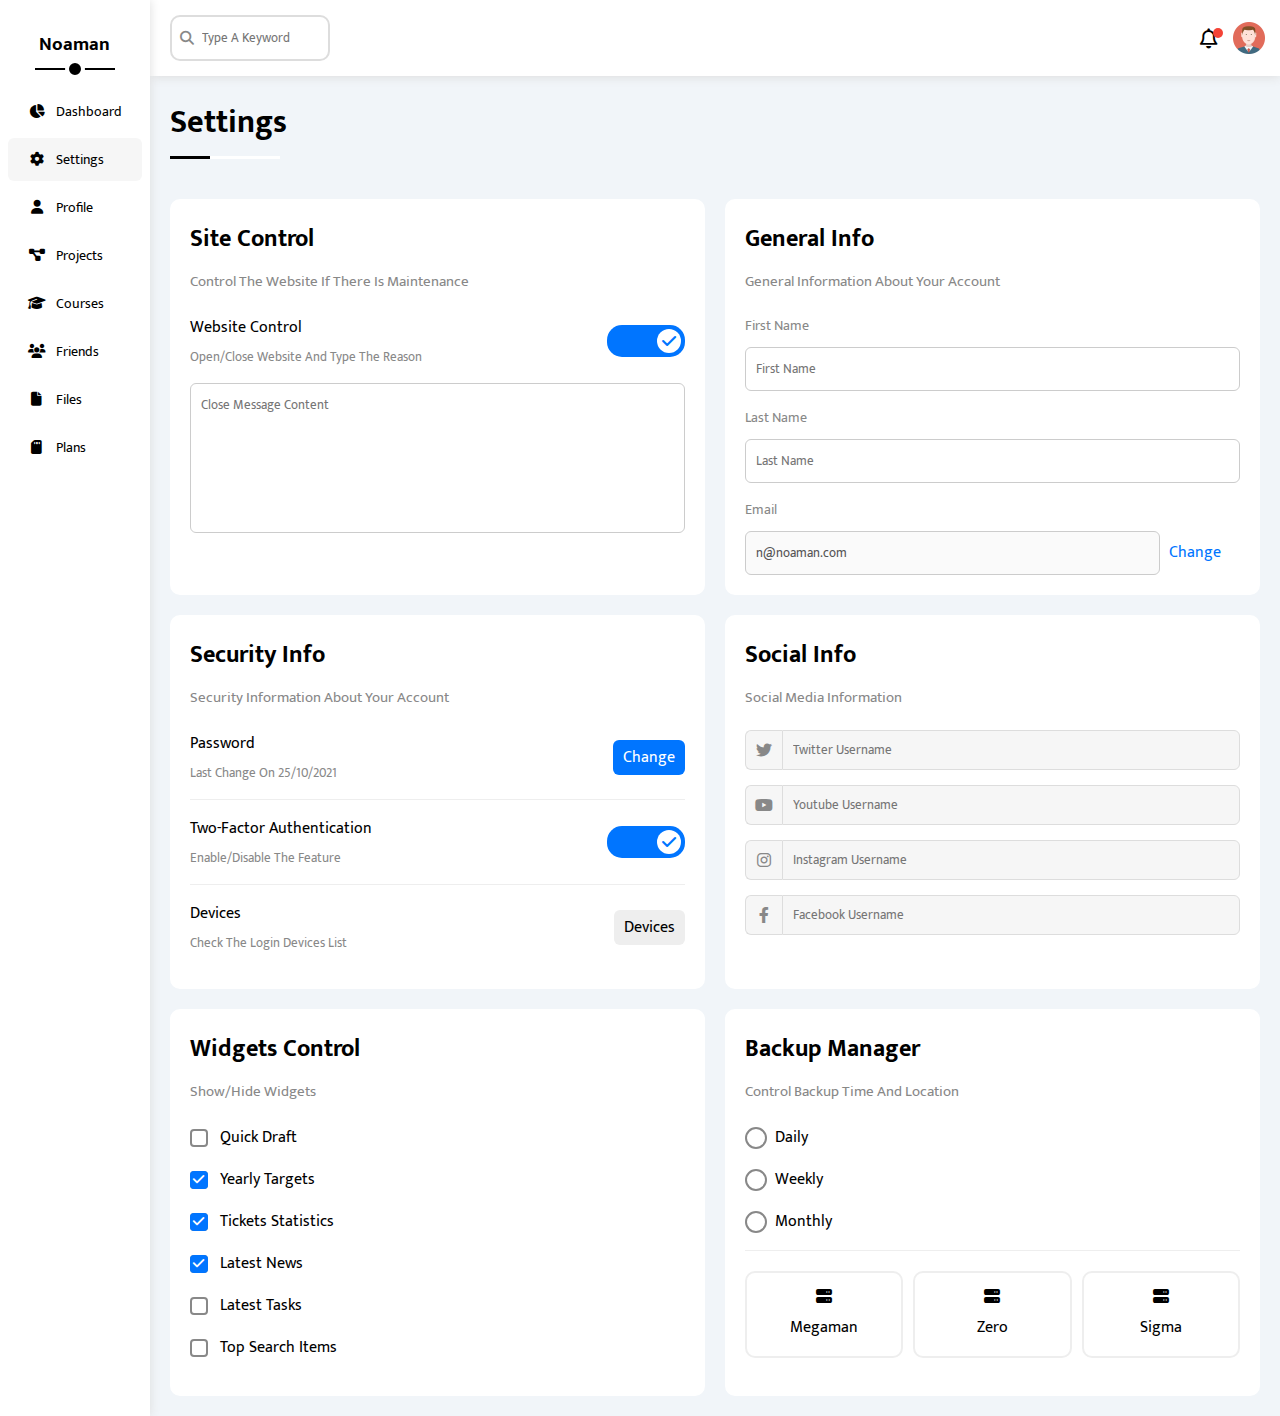
<file: settings.html>
<!DOCTYPE html>
<html lang="en">

<head>
  <meta charset="UTF-8">
  <meta http-equiv="X-UA-Compatible" content="IE=edge">
  <meta name="viewport" content="width=device-width, initial-scale=1.0">
  <title>Settings</title>

  <link rel="preconnect" href="https://fonts.googleapis.com">
  <link rel="preconnect" href="https://fonts.gstatic.com" crossorigin>
  <link href="https://fonts.googleapis.com/css2?family=Mukta:wght@200;300;400;500;600;700;800&display=swap"
    rel="stylesheet">
  <link rel="icon" href="imgs/team-01.png">
  <link rel="preconnect" href="https://fonts.googleapis.com">
  <link rel="preconnect" href="https://fonts.gstatic.com" crossorigin>
  <link
    href="https://fonts.googleapis.com/css2?family=Open+Sans:ital,wght@0,300;0,400;0,500;0,600;0,700;0,800;1,300;1,400;1,500;1,600;1,700;1,800&display=swap"
    rel="stylesheet">

  <link rel="stylesheet" href="CSS/all.min.css">
  <link rel="stylesheet" href="CSS/framework.css">
  <link rel="stylesheet" href="CSS/style.css">
</head>

<body class="m-0">
  <main class="page d-flex min-h-100 bg-f1f">
    <aside class=" shadow-ddd w-200 sidebar bg-white p-10 p-relative">
      <h3 class="mb-30 p-relative text-c">Noaman</h3>
      <ul class="list-none p-0">
        <li><a class="mb-5 transition-3 d-flex align-center fs-14 c-black rad-6 p-10" href="index.html">
            <i class="fa-solid fa-chart-pie fa-fw"></i>
            <span class="hide-mobile">Dashboard</span>
          </a></li>

        <li><a class="mb-5 transition-3 active d-flex align-center fs-14 c-black rad-6 p-10" href="settings.html">
            <i class="fa-solid fa-gear fa-fw"></i>
            <span class="hide-mobile">Settings</span>
          </a></li>

        <li><a class="mb-5 transition-3 d-flex align-center fs-14 c-black rad-6 p-10" href="profile.html">
            <i class="fa-solid fa-user fa-fw"></i>
            <span class="hide-mobile">Profile</span>
          </a></li>

        <li><a class="mb-5 transition-3 d-flex align-center fs-14 c-black rad-6 p-10" href="projects.html">
            <i class="fa-solid fa-diagram-project fa-fw"></i>
            <span class="hide-mobile">Projects</span>
          </a></li>

        <li><a class="mb-5 transition-3 d-flex align-center fs-14 c-black rad-6 p-10" href="courses.html">
            <i class="fa-solid fa-graduation-cap fa-fw"></i>
            <span class="hide-mobile">Courses</span>
          </a></li>

        <li><a class="mb-5 transition-3 d-flex align-center fs-14 c-black rad-6 p-10" href="friends.html">
            <i class="fa-solid fa-users fa-fw"></i>
            <span class="hide-mobile">Friends</span>
          </a></li>

        <li><a class="mb-5 transition-3 d-flex align-center fs-14 c-black rad-6 p-10" href="files.html">
            <i class="fa-solid fa-file fa-fw"></i>
            <span class="hide-mobile">Files</span>
          </a></li>

        <li><a class="mb-5 transition-3 d-flex align-center fs-14 c-black rad-6 p-10" href="plans.html">
            <i class="fa-solid fa-sd-card fa-fw"></i>
            <span class="hide-mobile">Plans</span>
          </a></li>
      </ul>
    </aside>

    <section class="content w-full h-flow">
      <div class="head bg-white p-15 between-flex">
        <div class="search p-relative">
          <input class="p-10 b-ccc rad-10" type="search" placeholder="Type A Keyword">
        </div>
        <div class="icons d-flex align-center">
          <span class="notification p-relative d-flex">
            <i class="fa-regular fa-bell fa-lg click"></i>
          </span>
          <img class="click" src="imgs/avatar.png" alt="avatar">
        </div>
      </div>


      <h1 class="p-relative">Settings</h1>

      <div class="settings-page m-20 d-grid gap-20">
        <div class="p-20 bg-white rad-10">
          <h2 class="mt-0 mb-10">Site Control</h2>
          <p class="mt-0 mb-20 c-grey fs-15">Control The Website If There Is Maintenance</p>
          <div class="mb-15 between-flex">
            <div>
              <span>Website Control </span>
              <p class="c-grey mt-5 mb-0 fs-13">Open/Close Website And Type The Reason</p>
            </div>
            <div> <label>
                <input type="checkbox" class="toggle-checkbox" checked>
                <div class="toggle-switch"></div>
              </label></div>
          </div>
          <textarea class="close-message p-10 rad-6 d-block w-full" placeholder="Close Message Content"></textarea>




        </div>


        <div class="p-20 bg-white rad-10">
          <h2 class="mt-0 mb-10">General Info</h2>
          <p class="mt-0 mb-20 c-grey fs-15">General Information About Your Account</p>
          <div class="mb-15">
            <label class="fs-14 c-grey d-block mb-10" for="first">First Name</label>
            <input class="b-ccc p-10 rad-6 d-block w-full" type="text" id="first" placeholder="First Name">
          </div>
          <div class="mb-15">
            <label class="fs-14 c-grey d-block mb-10" for="last">Last Name</label>
            <input class="b-ccc p-10 rad-6 d-block w-full" type="text" id="last" placeholder="Last Name">
          </div>
          <div>
            <label class="fs-14 c-grey d-block mb-10" for="email">Email</label>
            <input class="email b-ccc p-10 rad-6 d-block w-full" type="email" id="email" placeholder="First Name"
              value="n@noaman.com" disabled>
            <a class="c-blue ml-5" href="#">Change</a>
          </div>
        </div>


        <div class="p-20 bg-white rad-10">
          <h2 class="mt-0 mb-10">Security Info</h2>
          <p class="mt-0 mb-20 c-grey fs-15">Security Information About Your Account</p>
          <div class="sec-box mb-15 between-flex">
            <div>
              <span>Password</span>
              <p class="c-grey mt-5 mb-0 fs-13">Last Change On 25/10/2021</p>
            </div>
            <a class="btn-shape c-white bg-blue" href="#">Change</a>
          </div>

          <div class="sec-box mb-15 between-flex">
            <div>
              <span>Two-Factor Authentication</span>
              <p class="c-grey mt-5 mb-0 fs-13">Enable/Disable The Feature</p>
            </div>
            <label>
              <input type="checkbox" class="toggle-checkbox" checked>
              <div class="toggle-switch"></div>
            </label>
          </div>

          <div class="sec-box between-flex">
            <div>
              <span>Devices</span>
              <p class="c-grey mt-5 mb-0 fs-13">Check The Login Devices List</p>
            </div>
            <a class="btn-shape bg-eee c-black" href="#">Devices</a>

          </div>

        </div>


        <div class="social-boxs p-20 bg-white rad-10">
          <h2 class="mt-0 mb-10">Social Info</h2>
          <p class="mt-0 mb-20 c-grey fs-15">Social Media Information</p>

          <div class="d-flex align-center mb-15">
            <i class="fa-brands fa-twitter center-flex c-grey"></i>
            <input class="w-full" type="text" placeholder="Twitter Username">
          </div>

          <div class="d-flex align-center mb-15">
            <i class="fa-brands fa-youtube center-flex c-grey"></i>
            <input class="w-full" type="text" placeholder="Youtube Username">
          </div>

          <div class="d-flex align-center mb-15">
            <i class="fa-brands fa-instagram center-flex c-grey"></i>
            <input class="w-full" type="text" placeholder="Instagram Username">
          </div>

          <div class="d-flex align-center mb-15">
            <i class="fa-brands fa-facebook-f center-flex c-grey"></i>
            <input class="w-full" type="text" placeholder="Facebook Username">
          </div>


        </div>


        <div class="widgets-control p-20 bg-white rad-10">
          <h2 class="mt-0 mb-10">Widgets Control</h2>
          <p class="mt-0 mb-20 c-grey fs-15">Show/Hide Widgets</p>

          <div class="control d-flex align-center mb-15">
            <input class="" type="checkbox" id="one">
            <label for="one">Quick Draft</label>
          </div>

          <div class="control d-flex align-center mb-15">
            <input class="" type="checkbox" id="two" checked>
            <label for="two">Yearly Targets</label>
          </div>

          <div class="control d-flex align-center mb-15">
            <input class="" type="checkbox" id="three" checked>
            <label for="three">Tickets Statistics</label>
          </div>

          <div class="control d-flex align-center mb-15">
            <input class="" type="checkbox" id="four" checked>
            <label for="four">Latest News</label>
          </div>

          <div class="control d-flex align-center mb-15">
            <input class="" type="checkbox" id="five">
            <label for="five">Latest Tasks</label>
          </div>

          <div class="control d-flex align-center mb-15">
            <input class="" type="checkbox" id="six">
            <label for="six">Top Search Items</label>
          </div>

        </div>


        <div class="backup-control p-20 bg-white rad-10">
          <h2 class="mt-0 mb-10">Backup Manager</h2>
          <p class="mt-0 mb-20 c-grey fs-15">Control Backup Time And Location</p>

          <div class="date d-flex align-center mb-15">
            <input class="" type="radio" id="daily" name="backup">
            <label for="daily">Daily</label>
          </div>
          <div class="date d-flex align-center mb-15">
            <input class="" type="radio" id="weekly" name="backup">
            <label for="weekly">Weekly</label>
          </div>
          <div class="date d-flex align-center mb-15">
            <input class="" type="radio" id="monthly" name="backup">
            <label for="monthly">Monthly</label>
          </div>

          <div class="servers d-flex align-center text-c gap-10">

            <input type="radio" name="servers" id="server-one">
            <div class="server mb-15 rad-10 w-full">
              <label class="d-block m-15" for="server-one">
                <i class="fa-solid fa-server d-block mb-10"></i>
                Megaman
              </label>
            </div>

            <input type="radio" name="servers" id="server-two">
            <div class="server mb-15 rad-10 w-full">
              <label class="d-block m-15" for="server-two">
                <i class="fa-solid fa-server d-block mb-10"></i>
                Zero
              </label>
            </div>

            <input type="radio" name="servers" id="server-three">
            <div class="server mb-15 rad-10 w-full">
              <label class="d-block m-15" for="server-three">
                <i class="fa-solid fa-server d-block mb-10"></i>
                Sigma
              </label>
            </div>
          </div>

        </div>

      </div>
    </section>


</html>
</file>
<file: CSS/framework.css>
:root {
  --blue-color: #0075ff;
  --blue-alt-color: #0d69d5;
  --orange-color: #f59e0b;
  --green-color: #22c55e;
  --red-color: #f44336;
  --grey-color: #888;
}

/* @ Box */

@media (max-width: 767px) {
}
.d-block {
  display: block;
}
.d-flex {
  display: flex;
}

.d-grid {
  display: grid;
}
.gap-10 {
  gap: 10px;
}
.gap-20 {
  gap: 20px;
}

.align-center {
  align-items: center;
}
.space-between {
  justify-content: space-between;
}
/* @ Position */
.p-relative {
  position: relative;
}
.p-absolute {
  position: absolute;
}

/* @ OVerflow */
.h-flow {
  overflow: hidden;
}

/* @ Size */
.h-full {
  height: 100%;
}
.h-100 {
  height: 100px;
}
.min-h-100 {
  min-height: 100vh;
}
.w-full {
  width: 100%;
}
.w-fit {
  width: fit-content;
}
.w-200 {
  width: 200px;
}
.w-100 {
  width: 100px;
}


/* @ Padding */
.p-0 {
  padding: 0;
}
.p-10 {
  padding: 10px;
}
.p-15 {
  padding: 15px;
}
.p-20 {
  padding: 20px;
}
.pt-10 {
  padding-top: 10px;
}
.pt-15 {
  padding-top: 15px;
}
.pt-20 {
  padding-top: 20px;
}
.pl-15 {
  padding-left: 15px;
}
.pb-10 {
  padding-bottom: 10px;
}
.pb-15 {
  padding-bottom: 15px;
}
.pb-20 {
  padding-bottom: 20px;
}
/* @ Margin */
.m-0 {
  margin: 0;
}
.m-15 {
  margin: 15px;
}
.m-20 {
  margin: 20px;
}

.mt-0 {
  margin-top: 0;
}
.mt-5 {
  margin-top: 5px;
}
.mt-10 {
  margin-top: 10px;
}
.mt-15 {
  margin-top: 15px;
}

.mt-20 {
  margin-top: 20px;
}
.mt-25 {
  margin-top: 25px;
}
.mr-5 {
  margin-right: 5px;
}
.mr-10 {
  margin-right: 10px;
}
.mr-15 {
  margin-right: 15px;
}
.mb-0 {
  margin-bottom: 0;
}
.mb-5 {
  margin-bottom: 5px;
}
.mb-10 {
  margin-bottom: 10px;
}
.mb-15 {
  margin-bottom: 15px;
}
.mb-20 {
  margin-bottom: 20px;
}
.mb-30 {
  margin-bottom: 30px;
}
.ml-5 {
  margin-left: 5px;
}
.ml-10 {
  margin-left: 10px;
}
.ml-15 {
  margin-left: 15px;
}

/* @ Color */
.bg-eee {
  background-color: #eee;
}
.bg-f1f {
  background-color: #f1f5f9;
}
.bg-white {
  background-color: white;
}
.bg-blue {
  background-color: var(--blue-color, #0075ff);
}
.bg-orange {
  background-color: var(--orange-color, #f59e0b);
}
.bg-green {
  background-color: var(--green-color, #22c55e);
}
.bg-red {
  background-color: var(--red-color, #f44336);
}
.c-white {
  color: white;
}
.c-black {
  color: black;
}
.c-grey {
  color: var(--grey-color, #888);
}
.c-blue {
  color: var(--blue-color, #0075ff);
}
.c-orange {
  color: var(--orange-color, #f59e0b);
}
.c-green {
  color: var(--green-color, #22c55e);
}
.c-red {
  color: var(--red-color, #f44336);
}

.shadow-ddd {
  box-shadow: 0 0 10px #ddd;
}

/* @ Border */
.rad-6 {
  border-radius: 6px;
}
.rad-10 {
  border-radius: 10px;
}
.rad-half {
  border-radius: 50%;
}
.b-b-eee {
  border-bottom: 1px solid #eee;
}
.border-eee {
  border: 1px solid #eee;
}

/* @ Font */
.text-c {
  text-align: center;
}
.text-none {
  text-decoration: none;
}
@media (max-width: 767px) {
  .text-c-mobile {
    text-align: center;
  }
}
.fs-13 {
  font-size: 13px;
}
.fs-14 {
  font-size: 14px;
}
.fs-15 {
  font-size: 15px;
}
.fs-16 {
  font-size: 16px;
}
.fs-25 {
  font-size: 25px;
}
.fw-bold {
  font-weight: bold;
}


.transition-3 {
  transition: .3s;
}

/* @ Components */
.center-flex {
  display: flex;
  align-items: center;
  justify-content: center;
}
.between-flex {
  display: flex;
  align-items: center;
  justify-content: space-between;
}
.f-wrap {
  flex-wrap: wrap;
}

.btn-shape {
  padding: 4px 10px;
  border-radius: 6px;
}

.b-ccc {
  border: 1px solid #ccc;
}
.b-none {
  border: none;
}

.list-none {
  list-style: none;
}

@media (max-width: 767px) {
  .block-mobile {
    display: block;
  }
  .hide-mobile {
    display: none;
  }
}

.click {
  cursor: pointer;
}

.c-pointer {
  cursor: pointer;
}
</file>
<file: CSS/style.css>
:root {
  --blue-color: #0075ff;
  --blue-alt-color: #0d69d5;
  --orange-color: #f59e0b;
  --green-color: #22c55e;
  --red-color: #f44336;
  --grey-color: #888;
}

* {
  box-sizing: border-box;
  font-family: "Mukta", sans-serif;
}

*:focus {
  outline: none;
}
a {
  text-decoration: none;
}

input:focus::placeholder {
  opacity: 0;
}
textarea:focus::placeholder {
  opacity: 0;
}

::-webkit-scrollbar {
  width: 12px;
}
::-webkit-scrollbar-track {
  background-color: white;
}
::-webkit-scrollbar-thumb {
  background-color: var(--blue-color, #0075ff);
}
::-webkit-scrollbar-thumb:hover {
  background-color: var(--blue-alt-color, #0d69d5);
}

/* Section Sidebar */

@media (min-width: 768px) {
  aside > h3::before,
  aside > h3::after {
    content: "";
    background-color: black;
    position: absolute;
    left: 50%;
    transform: translateX(-50%);
  }
  aside > h3::before {
    width: 80px;
    height: 2px;
    bottom: -10px;
  }
  aside > h3::after {
    width: 12px;
    height: 12px;
    border-radius: 50%;
    border: 4px solid white;
    bottom: -19px;
  }
}



@media (max-width: 767px) {
  aside ul li a {
    flex-direction: column;
  }
}

aside ul li a span {
  font-size: 14px;
  margin-left: 10px;
}
aside ul li a:hover,
aside ul li a.active {
  background-color: #f6f6f6;
}

@media (max-width: 767px) {
  aside {
    width: 62px !important;
  }
  aside > h3::first-letter {
    font-size: 15px;
  }
  aside > h3 {
    font-size: 8px;
    margin-bottom: 20px;
  }
}

aside {
  width: fit-content !important;
  padding-left: .5rem !important;
  padding-right: .5rem !important;
}
aside li a {
  padding-left: 1.25rem !important;
  padding-right: 1.25rem !important;
}
/* Section Content */
.content {
}
.head {
  box-shadow: 0 1px 10px #ddd;
}
.head .search::before {
  position: absolute;
  font-family: var(--fa-style-family-classic);
  content: "\f002";
  font-weight: 900;
  font-size: 14px;
  left: 15px;
  top: 50%;
  transform: translateY(-50%);
  color: var(--grey-color, #888);
}
.head input[type="search"] {
  margin-left: 5px;
  padding-left: 30px;
  width: 160px;
  transition: width 0.3s;
  border: 2px solid #ddd;
}
.head input[type="search"]:focus {
  width: 200px;
}
.head input[type="search"]:focus::placeholder {
  opacity: 0;
}

.head .icons .notification::before {
  background-color: var(--red-color);
  content: "";
  width: 10px;
  height: 10px;
  border-radius: 50%;
  position: absolute;
  top: -10px;
  right: -5px;
}

.head .icons img {
  width: 32px;
  height: 32px;
  margin-left: 15px;
}

h1 {
  margin: 20px 20px 40px;
  padding-bottom: 10px
}
h1::before,
h1::after {
  content: "";
  height: 3px;
  position: absolute;
  left: 0;
  bottom: 0;
}
h1::before {
  background-color: white;
  width: 110px;
}

h1::after {
  background-color: black;
  width: 40px;
}

.wrapper {
  grid-template-columns: repeat(auto-fill, minmax(450px, 1fr));
  margin: 20px;
}

@media (max-width: 767px) {
  .wrapper {
    grid-template-columns: minmax(200px, 1fr);
    margin-left: 10px;
    margin-right: 10px;
    gap: 10px;
  }
}

/* Section Welcome */

.welcome {
  overflow: hidden;
}
.welcome .intro img {
  width: 170px;
  margin-bottom: -10px;
}
.welcome .avatar {
  width: 64px;
  height: 64px;
  border-radius: 50%;
  border: 2px solid white;
  padding: 3px;
  box-shadow: 0 0 5px #ddd;
  margin-left: 20px;
  margin-top: -32px;
}
.welcome .body {
  border-top: 1px solid #eee;
  border-bottom: 1px solid #eee;
}
.welcome .body > div {
  flex: 1;
}
.welcome .visit {
  margin: 0 15px 15px auto;
  transition: 0.3s;
}
.welcome .visit:hover {
  background-color: var(--blue-alt-color, #0d69d5);
}
@media (max-width: 767px) {
  .welcome .intro {
    padding-bottom: 30px;
  }
  .welcome .avatar {
    margin-left: 0;
  }
  .welcome .body {
  }
  .welcome .body > div:not(:last-child) {
    margin-bottom: 20px;
  }
}

/* Section Quick Draft */
.quick-draft textarea {
  resize: none;
  min-height: 180px;
}
.quick-draft .save {
  margin-left: auto;
  transition: 0.3s;
  cursor: pointer;
}
.quick-draft .save:hover {
  background-color: var(--blue-alt-color, #0d69d5);
}

/* Section Targets */
.targets .targets-row .icon {
  width: 80px;
  height: 80px;
  margin-right: 15px;
}
.targets .details {
  flex: 1;
}
.targets .details .progress {
  height: 4px;
}
.targets .details .progress > span {
  position: absolute;
  left: 0;
  top: 0;
  height: 100%;
}
.targets .details .progress > span span {
  position: absolute;
  bottom: 16px;
  right: -16px;
  color: white;
  padding: 2px 5px;
  border-radius: 6px;
  font-size: 12px;
}
.targets .details .progress > span span::after {
  content: "";
  border-color: transparent;
  border-width: 5px;
  border-style: solid;
  position: absolute;
  bottom: -10px;
  left: 50%;
  transform: translateX(-50%);
}
.targets .details .progress > .blue span::after {
  border-top-color: var(--blue-color, #0075ff);
}
.targets .details .progress > .orange span::after {
  border-top-color: var(--orange-color, #f59e0b);
}
.targets .details .progress > .green span::after {
  border-top-color: var(--green-color, #22c55e);
}
.blue .icon,
.blue .progress {
  background-color: rgb(0, 117, 255, 0.2);
}
.orange .icon,
.orange .progress {
  background-color: rgb(245, 158, 11, 0.2);
}
.green .icon,
.green .progress {
  background-color: rgb(34, 197, 94, 0.2);
  color: #1877f2;
}


/* Section Tickets */
.tickets .box {
  width: calc(50% - 10px);
  border: 1px solid var(--color, #eee);
}
@media (max-width: 767px) {
  .tickets .box {
    width: 100%;
  }
}

/* Section News */
.latest-news {
}

.latest-news .news-row {
}
.latest-news .news-row:not(:last-of-type) {
  margin-bottom: 20px;
  padding-bottom: 20px;
  border-bottom: 1px solid #eee;
}
.latest-news .news-row img {
  border-radius: 6px;
  width: 100px;
  margin-right: 15px;
}
.latest-news .news-row .info {
  flex: 1;
}

.latest-news .news-row .info h3 {
  margin: 0 0 5px;
  font-size: 16px;
}
@media (max-width: 767px) {
  .latest-news .news-row {
    display: block;
  }
  .latest-news .news-row .label {
    margin: 10px auto;
  }
}

/* Section Tasks */
.tasks .task-row:not(:last-of-type) {
  margin-bottom: 12px;
  padding-bottom: 12px;
  border-bottom: 1px solid #eee;
}

.task-row .info {
  flex: 1;
}
.tasks .done {
  opacity: 0.3;
}
.tasks .done h3,
.tasks .done p {
  text-decoration: line-through;
}

.tasks .delete {
  cursor: pointer;
  transition: 0.3s;
}
.tasks .delete:hover {
  color: var(--red-color, #f44336);
}

/* Section Latest Uploads */

.latest-uploads {
}
.latest-uploads ul li:not(:last-child) {
  border-bottom: 1px solid #eee;
}
.latest-uploads ul li img {
  width: 40px;
  height: 40px;
}

/* Section Last Projects */
.last-project ul::before {
  content: "";
  position: absolute;
  left: 11px;
  width: 2px;
  height: 100%;
  background-color: var(--blue-color, #0075ff);
}
.last-project ul li::before {
  content: "";
  width: 20px;
  height: 20px;
  border-radius: 50%;
  display: block;
  background-color: white;
  border: 2px solid white;
  outline: 2px solid var(--blue-color, #0075ff);
  margin-right: 15px;
  z-index: 1;
}
.last-project ul li.done::before {
  content: "";
  background-color: #0075ff;
}
.last-project ul li.current::before {
  content: "";
  animation: change-color 0.8s infinite alternate;
}
.last-project .launch-icon {
  position: absolute;
  right: 0;
  bottom: 0;
  width: 140px;
  opacity: 0.4;
}

/* Section Reminders */
.reminders ul li .key {
  width: 15px;
  height: 15px;
}
.reminders ul li > .blue {
  border-left: 2px solid var(--blue-color, #0075ff);
}
.reminders ul li > .green {
  border-left: 2px solid var(--green-color, #22c55e);
}
.reminders ul li > .red {
  border-left: 2px solid var(--red-color, #f44336);
}
.reminders ul li > .orange {
  border-left: 2px solid var(--orange-color, #f59e0b);
}

/* Section Latest Post */
.latest-post .top > img {
  width: 50px;
  height: 50px;
}

.latest-post .post-content {
  min-height: 170px;
  line-height: 1.8;
}

.latest-post .bottom div {
  cursor: pointer;
  transition: 0.2s;
}
.latest-post .likes:hover {
  color: var(--red-color, #f44336);
}
.latest-post .comments:hover {
  color: var(--blue-color, #0075ff);
}

/* Section Social Media */
.social-media .box {
  padding-left: 70px;
}
.social-media .box i {
  position: absolute;
  top: 0;
  left: 0;
  width: 52px;
  transition: 0.3s;
}
.social-media .box i:hover {
  transform: rotate(10deg);
}

.social-media .twitter i,
.social-media .twitter a {
  background-color: #1da1f2;
}

.social-media .twitter {
  background-color: rgb(29, 161, 242, 20%);
  color: #1da1f2;
}
.social-media .facebook i,
.social-media .facebook a {
  background-color: #1877f2;
}

.social-media .facebook {
  background-color: rgb(24, 119, 242, 20%);
  color: #1877f2;
}
.social-media .youtube i,
.social-media .youtube a {
  background-color: red;
}

.social-media .youtube {
  background-color: rgb(255, 0, 0, 20%);
  color: red;
}
.social-media .linkedin i,
.social-media .linkedin a {
  background-color: #0077b5;
}

.social-media .linkedin {
  background-color: rgb(0, 119, 181, 20%);
  color: #0077b5;
}

/* Section Projects Table */

.projects {
}

.projects .responsive-table {
  overflow-x: auto;
}
.projects table {
  min-width: 1000px;
  border-spacing: 0;
}
.projects table thead td {
  background-color: #eee;
  font-weight: bold;
}
.projects table td {
  padding: 15px;
}
.projects table tbody tr:hover td {
  background-color: #faf7f7;
}
.projects table tbody td {
  border-bottom: 1px solid #eee;
  border-left: 1px solid #eee;
  transition: 0.2s;
}
.projects table tbody td:last-child {
  border-right: 1px solid #eee;
}
.projects table img {
  width: 32px;
  height: 32px;
  border-radius: 50%;
  padding: 2px;
  background-color: white;
}
.projects table img:not(:first-child) {
  margin-left: -20px;
}

/* Page Settings Start*/

.settings-page {
  grid-template-columns: repeat(auto-fill, minmax(500px, 1fr));
}
@media (max-width: 767px) {
  .settings-page {
    grid-template-columns: minmax(100px, 1fr);
    margin-left: 10px;
    margin-right: 10px;
    gap: 10px;
  }
}
.settings-page .close-message {
  resize: none;
  border: 1px solid #ccc;
  min-height: 150px;
}
.settings-page .email {
  display: inline-flex;
  width: calc(100% - 80px);
}

.settings-page .sec-box {
  padding-bottom: 15px;
}
.settings-page .sec-box:not(:last-of-type) {
  border-bottom: 1px solid #eee;
}

.settings-page .social-boxs i {
  width: 40px;
  height: 40px;
  background-color: #f6f6f6;
  border: 1px solid #ddd;
  border-right: none;
  border-radius: 6px 0 0 6px;
  transition: 0.3s;
}
.settings-page .social-boxs input {
  height: 40px;
  background-color: #f6f6f6;
  border: 1px solid #ddd;
  padding-left: 10px;
  border-radius: 0 6px 6px 0;
}
.settings-page .social-boxs > div:focus-within i {
  color: black;
}

.widgets-control .control input {
  appearance: none;
  display: none;
}
.widgets-control .control label {
  padding-left: 30px;
  cursor: pointer;
  position: relative;
}
.widgets-control .control label::before,
.widgets-control .control label::after {
  border-radius: 4px;
  position: absolute;
  left: 0;
  top: 50%;
  margin-top: -9px;
  transition: 0.3s;
}
.widgets-control .control label::before {
  content: "";
  width: 14px;
  height: 14px;
  border: 2px solid var(--grey-color, #888);
}
.widgets-control .control label:hover::before {
  border-color: var(--blue-alt-color, #0d69d5);
}
.widgets-control .control label::after {
  font-family: var(--fa-style-family-classic);
  content: "\f00c";
  font-weight: 900;
  background-color: var(--blue-color, #0075ff);
  color: white;
  font-size: 13px;
  height: 18px;
  width: 18px;
  display: flex;
  justify-content: center;
  align-items: center;
  transform: scale(0) rotate(1turn);
}
.widgets-control .control input[type="checkbox"]:checked + label::after {
  transform: scale(1);
}

.backup-control input[type="radio"] {
  appearance: none;
  display: none;
}
.backup-control .date label {
  padding-left: 30px;
  cursor: pointer;
  position: relative;
}
.backup-control .date label::before,
.backup-control .date label::after {
  content: "";
  position: absolute;
  border-radius: 50%;
}
.backup-control .date label::before {
  width: 18px;
  height: 18px;
  border: 2px solid var(--grey-color, #888);
  left: 0;
  margin-top: -11px;
  top: 50%;
}
.backup-control .date label::after {
  width: 12px;
  height: 12px;
  background-color: var(--blue-color, #0075ff);
  left: 5px;
  top: 8px;
  transition: 0.2s;
  transform: scale(0);
}
.backup-control .date input[type="radio"]:checked + label::before {
  border-color: var(--blue-color, #0075ff);
}
.backup-control .date input[type="radio"]:checked + label::after {
  transform: scale(1);
}

.backup-control .servers {
  border-top: 1px solid #eee;
  padding-top: 20px;
}
@media (max-width: 767px) {
  .backup-control .servers {
    flex-wrap: wrap;
  }
}
.backup-control .servers .server {
  border: 2px solid #eee;
  position: relative;
}
.backup-control .servers .server label {
  cursor: pointer;
}
.backup-control .servers input[type="radio"]:checked + .server {
  border-color: var(--blue-color, #0075ff);
  color: var(--blue-color, #0075ff);
}

/* Page Settings End*/

/* Page Profile Start */
@media (max-width: 767px) {
  .profile-page .overview {
    flex-direction: column;
  }
}
.profile-page .avatar-box {
  width: 300px;
}
@media (min-width: 768px) {
  .profile-page .avatar-box {
    border-right: 1px solid #eee;
  }
}
.profile-page .avatar-box > img {
  width: 120px;
  height: 120px;
}

.profile-page .avatar-box .level {
  height: 6px;
  margin: auto;
  width: 70%;
}
.profile-page .avatar-box .level span {
  position: absolute;
  left: 0;
  top: 0;
  height: 100%;
  border-radius: 6px;
  background-color: var(--blue-color, #0075ff);
}

.profile-page .info-box .box {
  border-bottom: 1px solid #eee;
  transition: 0.3s;
}
.profile-page .info-box .box:hover {
  background-color: #f9f9f9;
}
.profile-page .info-box .box > div {
  min-width: 250px;
  padding: 10px 0 0;
}
@media (max-width: 767px) {
  .profile-page .info-box .box > div {
    width: 100%;
  }
  .profile-page .info-box .box > div:last-of-type > label {
    display: flex;
    justify-content: center;
  }
}
.profile-page .info-box h4 {
  font-weight: normal;
}

.profile-page .info-box .box .toggle-switch {
  height: 26px;
}
.profile-page .info-box .box .toggle-switch::before {
  height: 18px;
  width: 18px;
}
.profile-page .info-box .box .toggle-checkbox:checked + .toggle-switch::before {
  left: 55px;
}

@media (max-width: 767px) {
  .profile-page .other-data {
    flex-direction: column;
  }
}

.profile-page .skills-card {
  flex-grow: 1;
}
.profile-page .skills-card ul li {
  padding: 15px 0;
}
.profile-page .skills-card ul li:not(:last-child) {
  border-bottom: 1px solid #eee;
}
.profile-page .skills-card ul li span {
  display: inline-flex;
  padding: 4px 10px;
  background-color: #eee;
  border-radius: 6px;
  font-size: 14px;
}
.profile-page .skills-card ul li span:not(:last-child) {
  margin-right: 5px;
}

.profile-page .activities {
  flex-grow: 2;
}

.profile-page .activities .activity {
}
.profile-page .activities .activity:not(:last-of-type) {
  border-bottom: 1px solid #eee;
  padding-bottom: 20px;
  margin-bottom: 20px;
}

.profile-page .activities .activity img {
  width: 64px;
  height: 64px;
  border-radius: 50%;
  margin-right: 10px;
}
@media (min-width: 768px) {
  .profile-page .activities .activity .date {
    margin-left: auto;
    text-align: right;
  }
}
@media (max-width: 767px) {
  .profile-page .activities .activity {
    flex-direction: column;
  }

  .profile-page .activities .activity img {
    margin: 0 auto 15px;
  }
  .profile-page .activities .activity .date {
    margin-top: 15px;
  }
}

/* Page Profile End */
/* Page Projects Start */
.projects-page {
  grid-template-columns: repeat(auto-fill, minmax(500px, 1fr));
}
@media (max-width: 767px) {
  .projects-page {
    grid-template-columns: minmax(200px, 1fr);
    margin-left: 10px;
    margin-right: 10px;
    gap: 10px;
  }
}

.projects-page .project .date {
  position: absolute;
  top: 10px;
  right: 10px;
}
.projects-page .project h4 {
}
.projects-page .project .team {
  position: relative;
  min-height: 80px;
}
.projects-page .project .team a {
  position: absolute;
  left: 0;
  bottom: 0;
}
.projects-page .project .team a:nth-child(2) {
  left: 25px;
}
.projects-page .project .team a:nth-child(3) {
  left: 50px;
}
.projects-page .project .team a:nth-child(4) {
  left: 75px;
}
.projects-page .project .team a:nth-child(5) {
  left: 100px;
}
.projects-page .project .team a:hover {
  z-index: 1000;
}
.projects-page .project .team a img {
  width: 40px;
  height: 40px;
  border-radius: 50%;
  border: 2px solid white;
}
.projects-page .project .do {
  justify-content: flex-end;
  border-top: 1px solid #eee;
  padding-top: 15px;
  margin-top: 15px;
}
.projects-page .project .do span {
  width: fit-content;
}
@media (max-width: 767px) {
  .projects-page .project .do {
    flex-wrap: wrap;
    justify-content: center;
  }
}
.projects-page .project .info {
  border-top: 1px solid #eee;
  margin-top: 15px;
  padding-top: 15px;
}
@media (max-width: 767px) {
  .projects-page .project .info {
    flex-direction: column;
    gap: 10px;
  }
}
.projects-page .project .info .prog {
  height: 8px;
  width: 260px;
  position: relative;
  border-radius: 6px;
}
.projects-page .project .info .prog span {
  position: absolute;
  top: 0;
  left: 0;
  height: 100%;
  border-radius: 6px;
}

/* Page Projects End */
/* Page Courses Start */
.courses-page {
  grid-template-columns: repeat(auto-fill, minmax(300px, 1fr));
}
@media (max-width: 767px) {
  .courses-page {
    grid-template-columns: minmax(200px, 1fr);
    margin-left: 10px;
    margin-right: 10px;
    gap: 10px;
  }
}
.courses-page .course {
  overflow: hidden;
}
.courses-page .course .cover {
  max-width: 100%;
  width: 100%;
}
.courses-page .course .instructor {
  position: absolute;
  width: 64px;
  height: 64px;
  border-radius: 50%;
  top: 20px;
  left: 20px;
  border: 2px solid white;
}
.courses-page .course .description {
  line-height: 1.7;
}
.courses-page .course .info {
  border-top: 1px solid #eee;
  font-size: 13px;
}
.courses-page .course .info .title {
  position: absolute;
  left: 50%;
  transform: translateX(-50%);
  top: -13px;
  font-size: 13px;
  height: 27px;
}

/* Page Courses End */
/* Page Friends Start */
.friends-page {
  grid-template-columns: repeat(auto-fill, minmax(300px, 1fr));
}
@media (max-width: 767px) {
  .friends-page {
    grid-template-columns: minmax(200px, 1fr);
    margin-left: 10px;
    margin-right: 10px;
    gap: 10px;
  }
}
.friends-page .contact {
  position: absolute;
  left: 10px;
  top: 10px;
}
.friends-page .contact i {
  background-color: #eee;
  padding: 10px;
  border-radius: 50%;
  color: #666;
  font-size: 13px;
  cursor: pointer;
  transition: 0.3s;
}
.friends-page .contact i:hover {
  background-color: var(--blue-color, #0075ff);
  color: white;
}
.friends-page .friend .icons {
  border-top: 1px solid #eee;
  border-bottom: 1px solid #eee;
  margin-top: 10px;
  margin-bottom: 15px;
  padding-top: 15px;
  padding-bottom: 15px;
}
.friends-page .friend .icons i {
  margin-right: 5px;
}
.friends-page .friend .icons .vip {
  position: absolute;
  right: 0;
  top: 50%;
  transform: translateY(-50%);
  font-size: 40px;
  opacity: 0.2;
}

/* Page Friends End */
/* Page Files Start */
.files-page {
  flex-direction: row-reverse;
  align-items: flex-start;
}
@media (max-width: 767px) {
  .files-page {
    flex-direction: column;
    align-items: normal;
  }
}
.files-page .files-stats {
  min-width: 260px;
}
.files-page .files-stats > div {
  padding: 5px;
}
.files-page .files-stats .icon {
  width: 40px;
  height: 40px;
  margin-right: 10px;
}
.files-page .files-stats .size {
  margin-left: auto;
}
.files-page .files-stats .blue {
  background-color: rgb(0, 117, 255, 0.2);
}
.files-page .files-stats .green {
  background-color: rgb(34, 197, 94, 0.2);
}
.files-page .files-stats .red {
  background-color: rgb(244, 67, 54, 0.2);
}
.files-page .files-stats .orange {
  background-color: rgb(245, 158, 11, 0.2);
}
.files-page .files-stats .upload {
  margin: 15px auto 0;
  transition: 0.3s;
}
.files-page .files-stats .upload:hover {
  background-color: var(--blue-alt-color, #1877f2);
}
.files-page .files-stats .upload:hover i {
  animation: go-up 0.8s infinite;
}
.files-page .files-content {
  flex: 1;
  grid-template-columns: repeat(auto-fill, minmax(200px, 1fr));
}
.files-page .files-content .file img {
  width: 64px;
  height: 64px;
  transition: 0.2s;
}
.files-page .files-content .file:hover img {
  rotate: 10deg;
}
.files-page .files-content .info {
  border-top: 1px solid #eee;
}

/* Page Files End */
/* Page Plans Start */

.plans-page {
  grid-template-columns: repeat(auto-fill, minmax(450px, 1fr));
}

@media (max-width: 767px) {
  .plans-page {
    grid-template-columns: minmax(250px, 1fr);
    margin-left: 10px;
    margin-right: 10px;
    gap: 10px;
  }
}
.plans-page .plan .top {
  border-radius: 3px;
  border: 3px solid white;
  outline: 3px solid transparent;
}
.plans-page .plan.green .top {
  outline-color: var(--green-color, #22c55e);
}
.plans-page .plan.blue .top {
  outline-color: var(--blue-color, #0075ff);
}
.plans-page .plan.orange .top {
  outline-color: var(--orange-color, #f59e0b);
}

.plans-page .plan .price {
  position: relative;
  font-size: 40px;
  width: fit-content;
  margin: auto;
}
.plans-page .plan .price span {
  position: absolute;
  left: -20px;
  top: 0;
  font-size: 26px;
}
.plans-page .plan ul li {
  padding: 15px 0;
  display: flex;
  align-items: center;
  font-size: 15px;
  border-bottom: 1px solid #eee;
}
.plans-page .plan  ul li .yes{
  color: var(--green-color, #22c55e);
}
.plans-page .plan ul li i:not(.yes, .help){
  color: var(--red-color, #f44336);
}
.plans-page .plan ul li i:first-child{
  font-size: 18px;
  margin-right: 5px;
}
.plans-page .plan ul li i:last-child {
  color: var(--grey-color, #888);
  margin-left: auto;
  cursor: pointer;
}


/* Page Plans End */

.toggle-checkbox {
  appearance: none;
  display: none;
}
.toggle-switch {
  background-color: #ccc;
  width: 78px;
  height: 32px;
  border-radius: 15px;
  position: relative;
  transition: 0.3s;
  cursor: pointer;
}
.toggle-switch::before {
  font-family: var(--fa-style-family-classic);
  content: "\f00d";
  font-weight: 900;
  background-color: white;
  border-radius: 50%;
  width: 24px;
  height: 24px;
  transition: 0.3s;
  position: absolute;
  top: 4px;
  left: 4px;

  display: flex;
  justify-content: center;
  align-items: center;
  color: #aaa;
}
.toggle-checkbox:checked + .toggle-switch {
  background-color: var(--blue-color, #0075ff);
}
.toggle-checkbox:checked + .toggle-switch::before {
  left: 50px;
  color: var(--blue-color, #0075ff);
  content: "\f00c";
}

/* Animation */
@keyframes change-color {
  from {
    background-color: var(--blue-color, #0075ff);
  }
  to {
    background-color: white;
  }
}
@keyframes go-up {
  0%,
  100% {
    transform: translateY(0);
  }
  50% {
    transform: translateY(-3px);
  }
}
</file>
